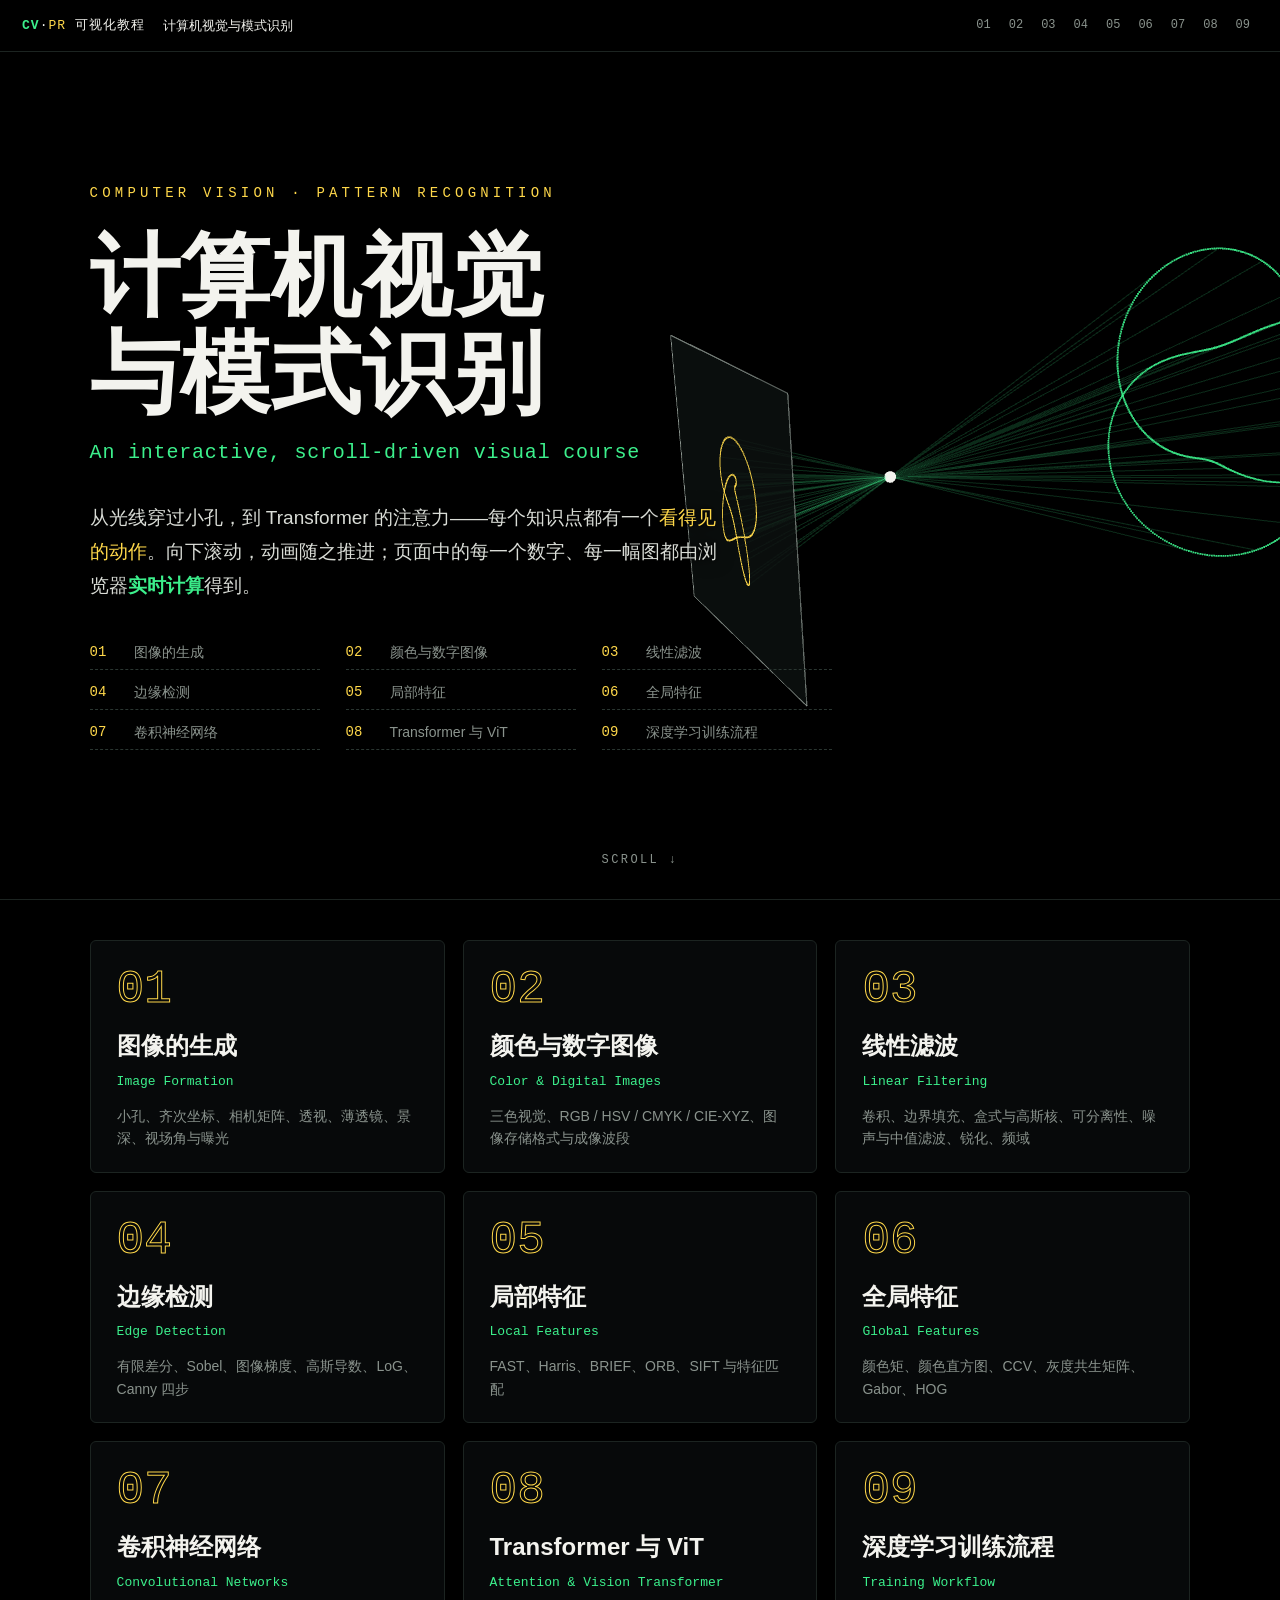
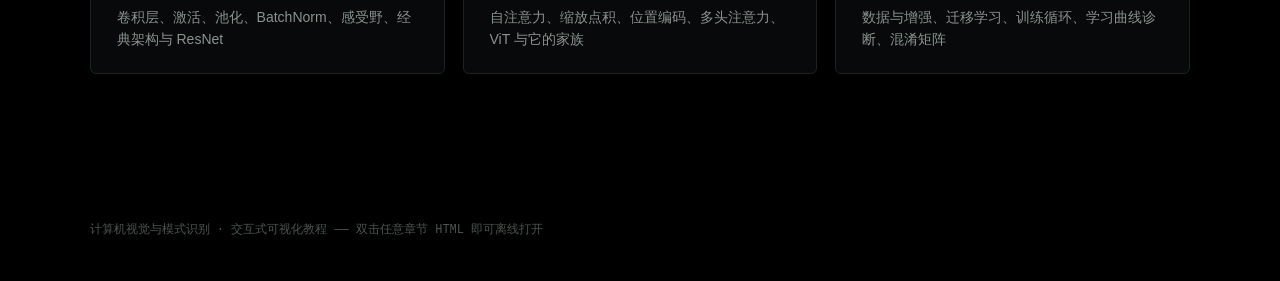
<file: index.html>
<!doctype html>
<html lang="zh-CN"><head><meta charset="utf-8">
<meta name="viewport" content="width=device-width,initial-scale=1">
<title>首页 · 计算机视觉与模式识别 · 可视化教程</title>
<link rel="stylesheet" href="assets/site.css">
</head><body>
<div id="app"></div>
<noscript>本网站需要启用 JavaScript。</noscript>
<script src="assets/index.js"></script>
</body></html>
</file>
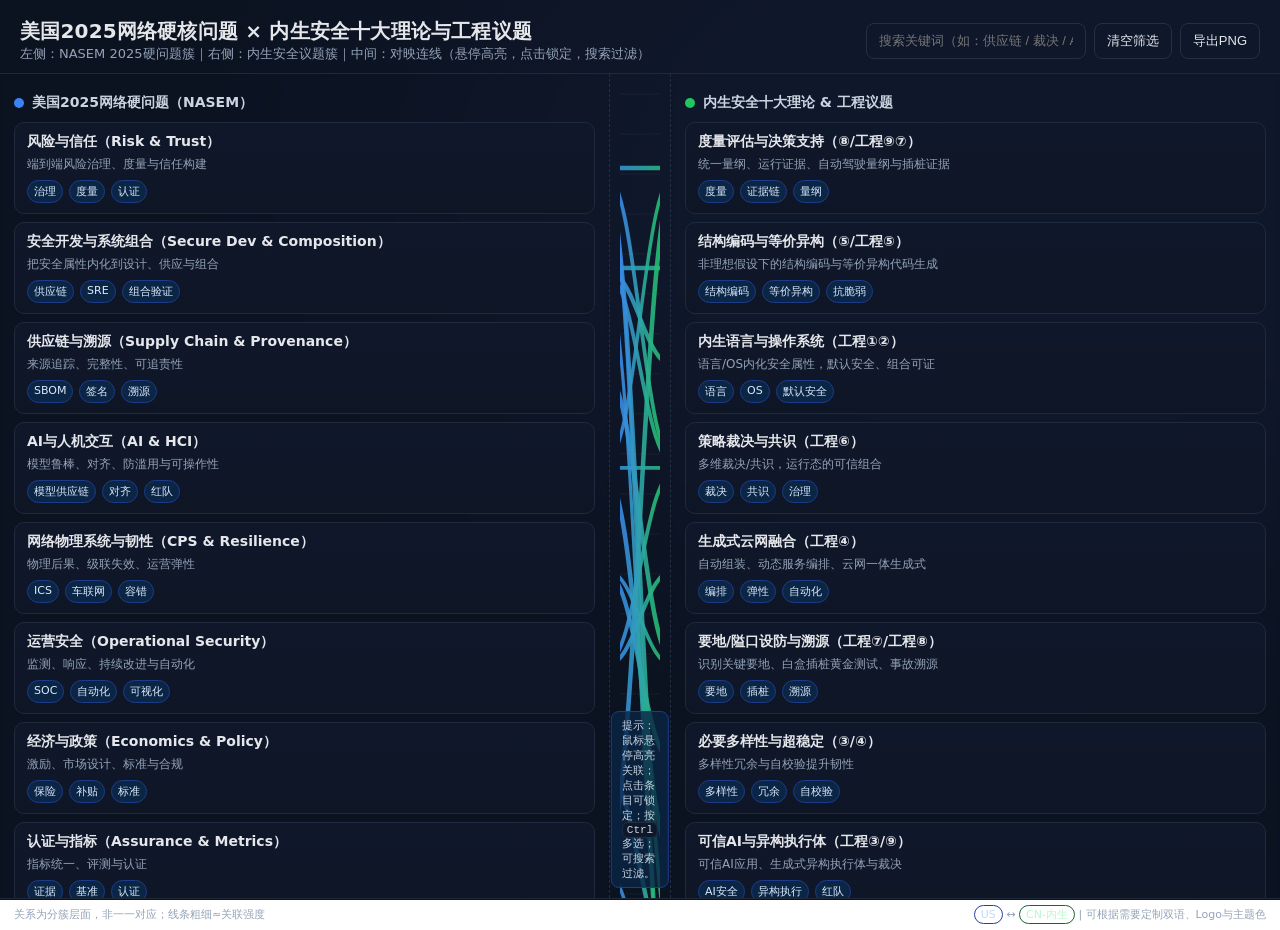
<file: legacy/index.html>
<!DOCTYPE html>
<html lang="zh-CN">
<head>
  <meta charset="utf-8" />
  <meta name="viewport" content="width=device-width, initial-scale=1" />
  <title>美国2025网络硬核问题 × 内生安全十大议题 — 左右对映交互图</title>
  <style>
    :root{
      --bg:#0b1220;
      --panel:#0f172a;
      --card:#111827;
      --muted:#94a3b8;
      --line:#334155;
      --us:#3b82f6;
      --cn:#22c55e;
      --accent:#eab308;
      --text:#e5e7eb;
      --text-weak:#cbd5e1;
      --hover:#1f2937;
      --chip:#0b2545;
    }
    *{box-sizing:border-box}
    html,body{height:100%}
    body{
      margin:0;
      font-family: Inter, system-ui, -apple-system, Segoe UI, Roboto, "Helvetica Neue", Arial;
      background: radial-gradient(1200px 800px at 80% 20%, #0f172a 30%, #0b1220 70%) fixed;
      color:var(--text);
    }
    .wrap{
      display:flex; flex-direction:column; height:100%;
    }
    header{
      padding:18px 20px 10px;
      border-bottom:1px solid #1f2937;
      display:flex; align-items:center; gap:16px; flex-wrap:wrap;
    }
    .title{font-weight:700; font-size:20px; letter-spacing:0.2px;}
    .subtitle{color:var(--muted); font-size:13px}
    .toolbar{
      margin-left:auto; display:flex; gap:8px; flex-wrap:wrap;
    }
    .btn, .input{
      background:#0f172a; color:var(--text); border:1px solid #243042;
      border-radius:8px; padding:8px 12px; font-size:13px;
    }
    .btn:hover{background:#142036}
    .input{min-width:220px}
    .layout{
      display:grid; grid-template-columns: 1fr 40px 1fr; gap:10px;
      height:calc(100% - 76px);
    }
    .panel{
      padding:14px; overflow:auto; backdrop-filter: blur(2px);
    }
    .panel.left{ border-right:1px dashed #243042;}
    .panel.right{ border-left:1px dashed #243042;}
    .panel h2{
      margin:6px 0 10px; font-size:14px; font-weight:700; color:var(--text-weak);
      display:flex; align-items:center; gap:8px;
    }
    .legend{
      display:flex; gap:10px; align-items:center; flex-wrap:wrap; margin-bottom:8px;
    }
    .dot{width:10px;height:10px;border-radius:50%;}
    .dot.us{background:var(--us)}
    .dot.cn{background:var(--cn)}
    .list{
      display:grid; gap:8px;
    }
    .item{
      background:linear-gradient(180deg, #0f172a 0%, #0e1626 100%);
      border:1px solid #1f2a3d; border-radius:10px; padding:10px 12px;
      cursor:pointer; position:relative;
      transition:transform .12s ease, box-shadow .12s ease, border-color .12s ease;
    }
    .item:hover{ transform: translateY(-1px); border-color:#2a3f58; box-shadow:0 6px 16px rgba(0,0,0,0.25);}
    .item.locked{ border-color:var(--accent); box-shadow:0 0 0 1px var(--accent) inset;}
    .item h3{ margin:0 0 6px; font-size:14px; line-height:1.2;}
    .item p{ margin:0; color:var(--muted); font-size:12px; line-height:1.35;}
    .chips{ margin-top:8px; display:flex; gap:6px; flex-wrap:wrap;}
    .chip{
      font-size:11px; color:#dbeafe; background:#0b2545; border:1px solid #1e3a8a;
      padding:3px 6px; border-radius:999px;
    }
    .center{
      display:flex; align-items:center; justify-content:center;
      position:relative;
    }
    /* Canvas container */
    #canvasBox{
      width:100%; height:100%; position:relative;
    }
    canvas{ width:100%; height:100%; display:block; }
    .hint{
      position:absolute; bottom:10px; left:50%; transform:translateX(-50%);
      background:#0b2545cc; color:#cbd5e1; font-size:11px; padding:6px 10px; border-radius:8px;
      border:1px solid #1e3a8a;
    }
    .tooltip{
      position:fixed; pointer-events:none; background:#0b2545; color:#e5e7eb;
      border:1px solid #1e3a8a; border-radius:8px; padding:8px 10px; font-size:12px;
      max-width:320px; z-index:20; display:none;
    }
    .pill{ padding:2px 6px; border-radius:999px; font-size:11px; border:1px solid #22344e; color:#cbd5e1;}
    .pill.us{ border-color:#1e40af; color:#bfdbfe}
    .pill.cn{ border-color:#166534; color:#bbf7d0}
    .footer{
      padding:8px 14px; color:#94a3b8; font-size:11px; border-top:1px solid #1f2937;
      display:flex; justify-content:space-between; align-items:center;
    }
    .kbd{ font-family: ui-monospace, SFMono-Regular, Menlo, Consolas, monospace;
      background:#0f172a; border:1px solid #243042; padding:1px 4px; border-radius:6px; font-size:11px; color:#cbd5e1;}
    @media (max-width: 1100px){
      .layout{ grid-template-columns: 1fr; }
      .panel.left, .panel.right{ border:none }
      .center{ height:320px; }
    }
  </style>
</head>
<body>
  <div class="wrap">
    <header>
      <div>
        <div class="title">美国2025网络硬核问题 × 内生安全十大理论与工程议题</div>
        <div class="subtitle">左侧：NASEM 2025硬问题簇｜右侧：内生安全议题簇｜中间：对映连线（悬停高亮，点击锁定，搜索过滤）</div>
      </div>
      <div class="toolbar">
        <input id="search" class="input" placeholder="搜索关键词（如：供应链 / 裁决 / AI / 溯源）" />
        <button id="clear" class="btn">清空筛选</button>
        <button id="export" class="btn">导出PNG</button>
      </div>
    </header>

    <div class="layout">
      <aside class="panel left">
        <h2><span class="dot us"></span> 美国2025网络硬问题（NASEM）</h2>
        <div id="leftList" class="list"></div>
      </aside>

      <section class="center">
        <div id="canvasBox">
          <canvas id="lines"></canvas>
          <div class="hint">提示：鼠标悬停高亮关联；点击条目可锁定；按 <span class="kbd">Ctrl</span> 多选；可搜索过滤。</div>
        </div>
      </section>

      <aside class="panel right">
        <h2><span class="dot cn"></span> 内生安全十大理论 & 工程议题</h2>
        <div id="rightList" class="list"></div>
      </aside>
    </div>

    <div class="footer">
      <div>关系为分簇层面，非一一对应；线条粗细≈关联强度</div>
      <div><span class="pill us">US</span> ↔ <span class="pill cn">CN-内生</span> | 可根据需要定制双语、Logo与主题色</div>
    </div>
  </div>

  <div id="tooltip" class="tooltip"></div>

  <script>
    // 数据定义：左侧美国NASEM 2025硬问题簇
    const LEFT = [
      { id:'A', name:'风险与信任（Risk & Trust）', desc:'端到端风险治理、度量与信任构建', chips:['治理','度量','认证'] },
      { id:'B', name:'安全开发与系统组合（Secure Dev & Composition）', desc:'把安全属性内化到设计、供应与组合', chips:['供应链','SRE','组合验证'] },
      { id:'C', name:'供应链与溯源（Supply Chain & Provenance）', desc:'来源追踪、完整性、可追责性', chips:['SBOM','签名','溯源'] },
      { id:'D', name:'AI与人机交互（AI & HCI）', desc:'模型鲁棒、对齐、防滥用与可操作性', chips:['模型供应链','对齐','红队'] },
      { id:'E', name:'网络物理系统与韧性（CPS & Resilience）', desc:'物理后果、级联失效、运营弹性', chips:['ICS','车联网','容错'] },
      { id:'F', name:'运营安全（Operational Security）', desc:'监测、响应、持续改进与自动化', chips:['SOC','自动化','可视化'] },
      { id:'G', name:'经济与政策（Economics & Policy）', desc:'激励、市场设计、标准与合规', chips:['保险','补贴','标准'] },
      { id:'H', name:'认证与指标（Assurance & Metrics）', desc:'指标统一、评测与认证', chips:['证据','基准','认证'] },
    ];

    // 右侧：内生安全十大理论&工程（合并为簇）
    const RIGHT = [
      { id:'R1', name:'度量评估与决策支持（⑧/工程⑨⑦）', desc:'统一量纲、运行证据、自动驾驶量纲与插桩证据', chips:['度量','证据链','量纲'] },
      { id:'R2', name:'结构编码与等价异构（⑤/工程⑤）', desc:'非理想假设下的结构编码与等价异构代码生成', chips:['结构编码','等价异构','抗脆弱'] },
      { id:'R3', name:'内生语言与操作系统（工程①②）', desc:'语言/OS内化安全属性，默认安全、组合可证', chips:['语言','OS','默认安全'] },
      { id:'R4', name:'策略裁决与共识（工程⑥）', desc:'多维裁决/共识，运行态的可信组合', chips:['裁决','共识','治理'] },
      { id:'R5', name:'生成式云网融合（工程④）', desc:'自动组装、动态服务编排、云网一体生成式', chips:['编排','弹性','自动化'] },
      { id:'R6', name:'要地/隘口设防与溯源（工程⑦/工程⑧）', desc:'识别关键要地、白盒插桩黄金测试、事故溯源', chips:['要地','插桩','溯源'] },
      { id:'R7', name:'必要多样性与超稳定（③/④）', desc:'多样性冗余与自校验提升韧性', chips:['多样性','冗余','自校验'] },
      { id:'R8', name:'可信AI与异构执行体（工程③/⑨）', desc:'可信AI应用、生成式异构执行体与裁决', chips:['AI安全','异构执行','红队'] },
      { id:'R9', name:'网络经济学与生态扩散（⑩/工程⑩）', desc:'成本-效益度量、激励与教学工具链', chips:['经济','激励','实践'] },
      { id:'R10', name:'信息论与完美安全边界（①④⑤）', desc:'相对完备、电磁空间完美安全、界与可达性', chips:['界','可达性','信息论'] },
    ];

    // 对映关系：left.id -> right.id 列表与强度（0.3~1）
    const LINKS = [
      { l:'A', r:'R1', w:0.9, note:'风险度量与证据主线' },
      { l:'A', r:'R4', w:0.6, note:'治理中的裁决/共识机制' },
      { l:'A', r:'R9', w:0.55, note:'经济激励与政策耦合' },

      { l:'B', r:'R2', w:0.8, note:'结构编码与等价异构保障组合' },
      { l:'B', r:'R3', w:0.75, note:'语言/OS默认安全' },
      { l:'B', r:'R4', w:0.6, note:'运行态裁决' },

      { l:'C', r:'R6', w:0.85, note:'要地/插桩/溯源提供证据链' },
      

      { l:'D', r:'R8', w:0.85, note:'可信AI与异构执行体' },
      { l:'D', r:'R4', w:0.55, note:'AI系统裁决与人因' },
      { l:'D', r:'R1', w:0.5, note:'AI指标与评测' },

      { l:'E', r:'R7', w:0.75, note:'多样性/冗余/超稳定' },
      { l:'E', r:'R6', w:0.55, note:'要地/隘口在CPS' },
      

      { l:'F', r:'R5', w:0.7, note:'运营自动化与云网融合' },
      { l:'F', r:'R4', w:0.6, note:'运行裁决与策略' },
      

      { l:'G', r:'R9', w:0.8, note:'经济激励与生态扩散' },
      

      { l:'H', r:'R1', w:0.85, note:'认证与指标对齐' },
      { l:'H', r:'R10', w:0.5, note:'理论边界支撑认证' },

      // 额外跨域联系（可选）
      { l:'A', r:'R10', w:0.45, note:'风险边界与可达性' },
      { l:'B', r:'R10', w:0.4, note:'设计边界与证明' },
    ];

    // 渲染列表项
    const leftList = document.getElementById('leftList');
    const rightList = document.getElementById('rightList');
    const tooltip = document.getElementById('tooltip');
    const searchInput = document.getElementById('search');
    const clearBtn = document.getElementById('clear');
    const exportBtn = document.getElementById('export');
    const canvas = document.getElementById('lines');
    const ctx = canvas.getContext('2d');
    const box = document.getElementById('canvasBox');

    let lElems = new Map(), rElems = new Map();
    let locked = new Set(); // 锁定节点ID（可多选）
    let filterText = '';

    function makeItem(data, side){
      const div = document.createElement('div');
      div.className = 'item';
      div.dataset.id = data.id;
      div.dataset.side = side;
      div.innerHTML = `
        <h3>${data.name}</h3>
        <p>${data.desc}</p>
        <div class="chips">${data.chips.map(c=>`<span class="chip">${c}</span>`).join('')}</div>
      `;
      // 悬停
      div.addEventListener('mouseenter', ()=>{ if(!locked.size){ highlight([data.id]); } showTipFor(data, side); });
      div.addEventListener('mouseleave', ()=>{ if(!locked.size){ highlight([]); } hideTip(); });

      // 点击锁定/多选
      div.addEventListener('click', (e)=>{
        const multi = e.ctrlKey || e.metaKey || e.shiftKey;
        if(!multi) locked.clear();
        if(locked.has(data.id)){ locked.delete(data.id); div.classList.remove('locked'); }
        else { locked.add(data.id); div.classList.add('locked'); }
        highlight([...locked]);
      });
      return div;
    }

    function renderLists(){
      leftList.innerHTML = '';
      rightList.innerHTML = '';
      lElems.clear(); rElems.clear();
      const ft = filterText.trim().toLowerCase();

      const match = (obj)=> {
        if(!ft) return true;
        const t = (obj.name + ' ' + obj.desc + ' ' + obj.chips.join(' ')).toLowerCase();
        return t.includes(ft);
      };

      LEFT.filter(match).forEach(d=>{
        const el = makeItem(d,'L'); leftList.appendChild(el); lElems.set(d.id, el);
      });
      RIGHT.filter(match).forEach(d=>{
        const el = makeItem(d,'R'); rightList.appendChild(el); rElems.set(d.id, el);
      });
      resizeCanvas();
      drawLinks();
    }

    function getRect(el){
      const r = el.getBoundingClientRect();
      return { x:r.left + r.width, y:r.top + r.height/2, left:r.left, right:r.right, width:r.width, height:r.height, midY:r.top + r.height/2 };
    }

    function resizeCanvas(){
      const rect = box.getBoundingClientRect();
      const dpr = window.devicePixelRatio || 1;
      canvas.width = Math.floor(rect.width * dpr);
      canvas.height = Math.floor(rect.height * dpr);
      canvas.style.width = rect.width + 'px';
      canvas.style.height = rect.height + 'px';
      ctx.setTransform(dpr,0,0,dpr,0,0);
    }

    function getAnchors(){
      // 计算每个可见item在画布内的锚点坐标
      const b = box.getBoundingClientRect();
      const anchorsL = [], anchorsR = [];
      lElems.forEach((el,id)=>{
        const r = el.getBoundingClientRect();
        anchorsL.push({ id, x: r.right - b.left + 6, y: r.top - b.top + r.height/2 });
      });
      rElems.forEach((el,id)=>{
        const r = el.getBoundingClientRect();
        anchorsR.push({ id, x: r.left - b.left - 6, y: r.top - b.top + r.height/2 });
      });
      return { anchorsL, anchorsR };
    }

    function drawLinks(highlightIds = []){
      const { anchorsL, anchorsR } = getAnchors();
      const mapL = Object.fromEntries(anchorsL.map(a=>[a.id,a]));
      const mapR = Object.fromEntries(anchorsR.map(a=>[a.id,a]));
      ctx.clearRect(0,0,canvas.width,canvas.height);

      // 背景网格（轻）
      const h = canvas.height, w = canvas.width;
      ctx.save();
      ctx.globalAlpha = 0.08;
      ctx.strokeStyle = '#94a3b8';
      ctx.lineWidth = 1;
      for(let y=20;y<h;y+=40){ ctx.beginPath(); ctx.moveTo(0,y); ctx.lineTo(w,y); ctx.stroke(); }
      ctx.restore();

      // 绘制连接
      const isActive = (lId, rId)=>{
        if(!highlightIds.length) return true;
        return highlightIds.includes(lId) || highlightIds.includes(rId);
      };

      LINKS.forEach(link=>{
        const L = mapL[link.l], R = mapR[link.r];
        if(!L || !R) return;
        const active = isActive(link.l, link.r);
        const w = active ? (2 + link.w*3) : 1.2;
        ctx.lineWidth = w;
        ctx.strokeStyle = active ? gradientStroke(L, R) : 'rgba(148,163,184,0.35)';
        ctx.globalAlpha = active ? 0.95 : 0.5;

        const midX = (L.x + R.x)/2;
        ctx.beginPath();
        ctx.moveTo(L.x, L.y);
        ctx.bezierCurveTo(midX, L.y, midX, R.y, R.x, R.y);
        ctx.stroke();

        // 小端点
        if(active){
          ctx.fillStyle = '#3b82f6'; ctx.beginPath(); ctx.arc(L.x, L.y, 2.2, 0, Math.PI*2); ctx.fill();
          ctx.fillStyle = '#22c55e'; ctx.beginPath(); ctx.arc(R.x, R.y, 2.2, 0, Math.PI*2); ctx.fill();
        }
      });
    }

    function gradientStroke(L, R){
      const g = ctx.createLinearGradient(L.x, L.y, R.x, R.y);
      g.addColorStop(0, 'rgba(59,130,246,0.95)'); // US
      g.addColorStop(1, 'rgba(34,197,94,0.95)'); // CN
      return g;
    }

    function highlight(ids){
      drawLinks(ids);
      // 面板项视觉提示
      lElems.forEach((el,id)=> el.style.opacity = (!ids.length || ids.includes(id)) ? '1' : '0.45');
      rElems.forEach((el,id)=> el.style.opacity = (!ids.length || ids.includes(id)) ? '1' : '0.45');
    }

    function showTipFor(data, side){
      const tips = [];
      if(side==='L'){
        LINKS.filter(x=>x.l===data.id).forEach(x=>{
          const r = RIGHT.find(r=>r.id===x.r);
          if(r) tips.push(`→ ${r.name}（强度：${x.w.toFixed(2)}）｜${x.note}`);
        });
      }else{
        LINKS.filter(x=>x.r===data.id).forEach(x=>{
          const l = LEFT.find(l=>l.id===x.l);
          if(l) tips.push(`← ${l.name}（强度：${x.w.toFixed(2)}）｜${x.note}`);
        });
      }
      tooltip.innerHTML = `
        <div style="margin-bottom:4px;font-weight:700">${side==='L'?'NASEM':'内生安全'}：${data.name}</div>
        <div style="margin-bottom:6px;color:#cbd5e1">${data.desc}</div>
        <div>${tips.length?tips.join('<br>'):'暂无可见映射（可能被过滤）'}</div>
      `;
      tooltip.style.display='block';
    }
    function hideTip(){ tooltip.style.display='none'; }
    document.addEventListener('mousemove', (e)=>{
      tooltip.style.left = (e.clientX + 14) + 'px';
      tooltip.style.top = (e.clientY + 14) + 'px';
    });

    // 搜索与清空
    searchInput.addEventListener('input', ()=>{
      filterText = searchInput.value;
      locked.clear();
      document.querySelectorAll('.item.locked').forEach(el=>el.classList.remove('locked'));
      renderLists();
    });
    clearBtn.addEventListener('click', ()=>{
      searchInput.value=''; filterText=''; locked.clear();
      document.querySelectorAll('.item.locked').forEach(el=>el.classList.remove('locked'));
      renderLists();
    });

    // 导出PNG
    exportBtn.addEventListener('click', ()=>{
      // 将中间画布与两侧面板渲染到离屏canvas
      const scale = 2;
      const w = document.body.clientWidth;
      const h = document.body.clientHeight;
      const out = document.createElement('canvas');
      out.width = w * scale; out.height = h * scale;
      const octx = out.getContext('2d');
      octx.scale(scale, scale);

      // 背景
      octx.fillStyle = getComputedStyle(document.body).backgroundColor || '#0b1220';
      octx.fillRect(0,0,w,h);

      // 简化导出：绘制线条层 + 文本（条目）
      // 1) 线条
      const rect = box.getBoundingClientRect();
      octx.drawImage(canvas, rect.left, rect.top, rect.width, rect.height);

      // 2) 左右文字
      lElems.forEach((el)=>{
        const r = el.getBoundingClientRect();
        drawCard(octx, r.left, r.top, r.width, r.height, el, 'US');
      });
      rElems.forEach((el)=>{
        const r = el.getBoundingClientRect();
        drawCard(octx, r.left, r.top, r.width, r.height, el, 'CN');
      });

      const a = document.createElement('a');
      a.download = 'NASEM-x-InnateSecurity-Mapping.png';
      a.href = out.toDataURL('image/png');
      a.click();
    });

    function drawCard(ctx, x, y, w, h, el, side){
      // 背板
      ctx.fillStyle = 'rgba(15,23,42,0.9)';
      roundRect(ctx, x, y, w, h, 10, true, false);
      ctx.strokeStyle = side==='US' ? 'rgba(59,130,246,0.5)' : 'rgba(34,197,94,0.5)';
      ctx.lineWidth = 1; roundRect(ctx, x, y, w, h, 10, false, true);

      // 文本
      const title = el.querySelector('h3').textContent;
      const desc = el.querySelector('p').textContent;
      ctx.fillStyle = '#e5e7eb'; ctx.font = '700 14px Inter, Arial';
      ctx.fillText(title, x+12, y+20);
      ctx.fillStyle = '#94a3b8'; ctx.font = '12px Inter, Arial';
      wrapText(ctx, desc, x+12, y+38, w-24, 14);
    }
    function roundRect(ctx, x, y, w, h, r, fill, stroke) {
      if (w < 2 * r) r = w / 2;
      if (h < 2 * r) r = h / 2;
      ctx.beginPath();
      ctx.moveTo(x+r, y);
      ctx.arcTo(x+w, y, x+w, y+h, r);
      ctx.arcTo(x+w, y+h, x, y+h, r);
      ctx.arcTo(x, y+h, x, y, r);
      ctx.arcTo(x, y, x+w, y, r);
      if (fill) ctx.fill();
      if (stroke) ctx.stroke();
    }
    function wrapText(ctx, text, x, y, maxWidth, lineHeight) {
      const words = text.split('');
      let line = '';
      for (let n = 0; n < words.length; n++) {
        const testLine = line + words[n];
        const metrics = ctx.measureText(testLine);
        if (metrics.width > maxWidth && n > 0) {
          ctx.fillText(line, x, y);
          line = words[n];
          y += lineHeight;
        } else {
          line = testLine;
        }
      }
      ctx.fillText(line, x, y);
    }

    // 窗口变化时重绘
    window.addEventListener('resize', ()=>{ resizeCanvas(); drawLinks([...locked]); });

    // 初次渲染
    renderLists(); resizeCanvas(); drawLinks();

    // 点击空白处取消锁定
    document.addEventListener('click', (e)=>{
      const isItem = e.target.closest && e.target.closest('.item');
      if(!isItem && !(e.target.closest && e.target.closest('.toolbar'))){
        locked.clear();
        document.querySelectorAll('.item.locked').forEach(el=>el.classList.remove('locked'));
        highlight([]);
      }
    });
  </script>
</body>
</html>
</file>
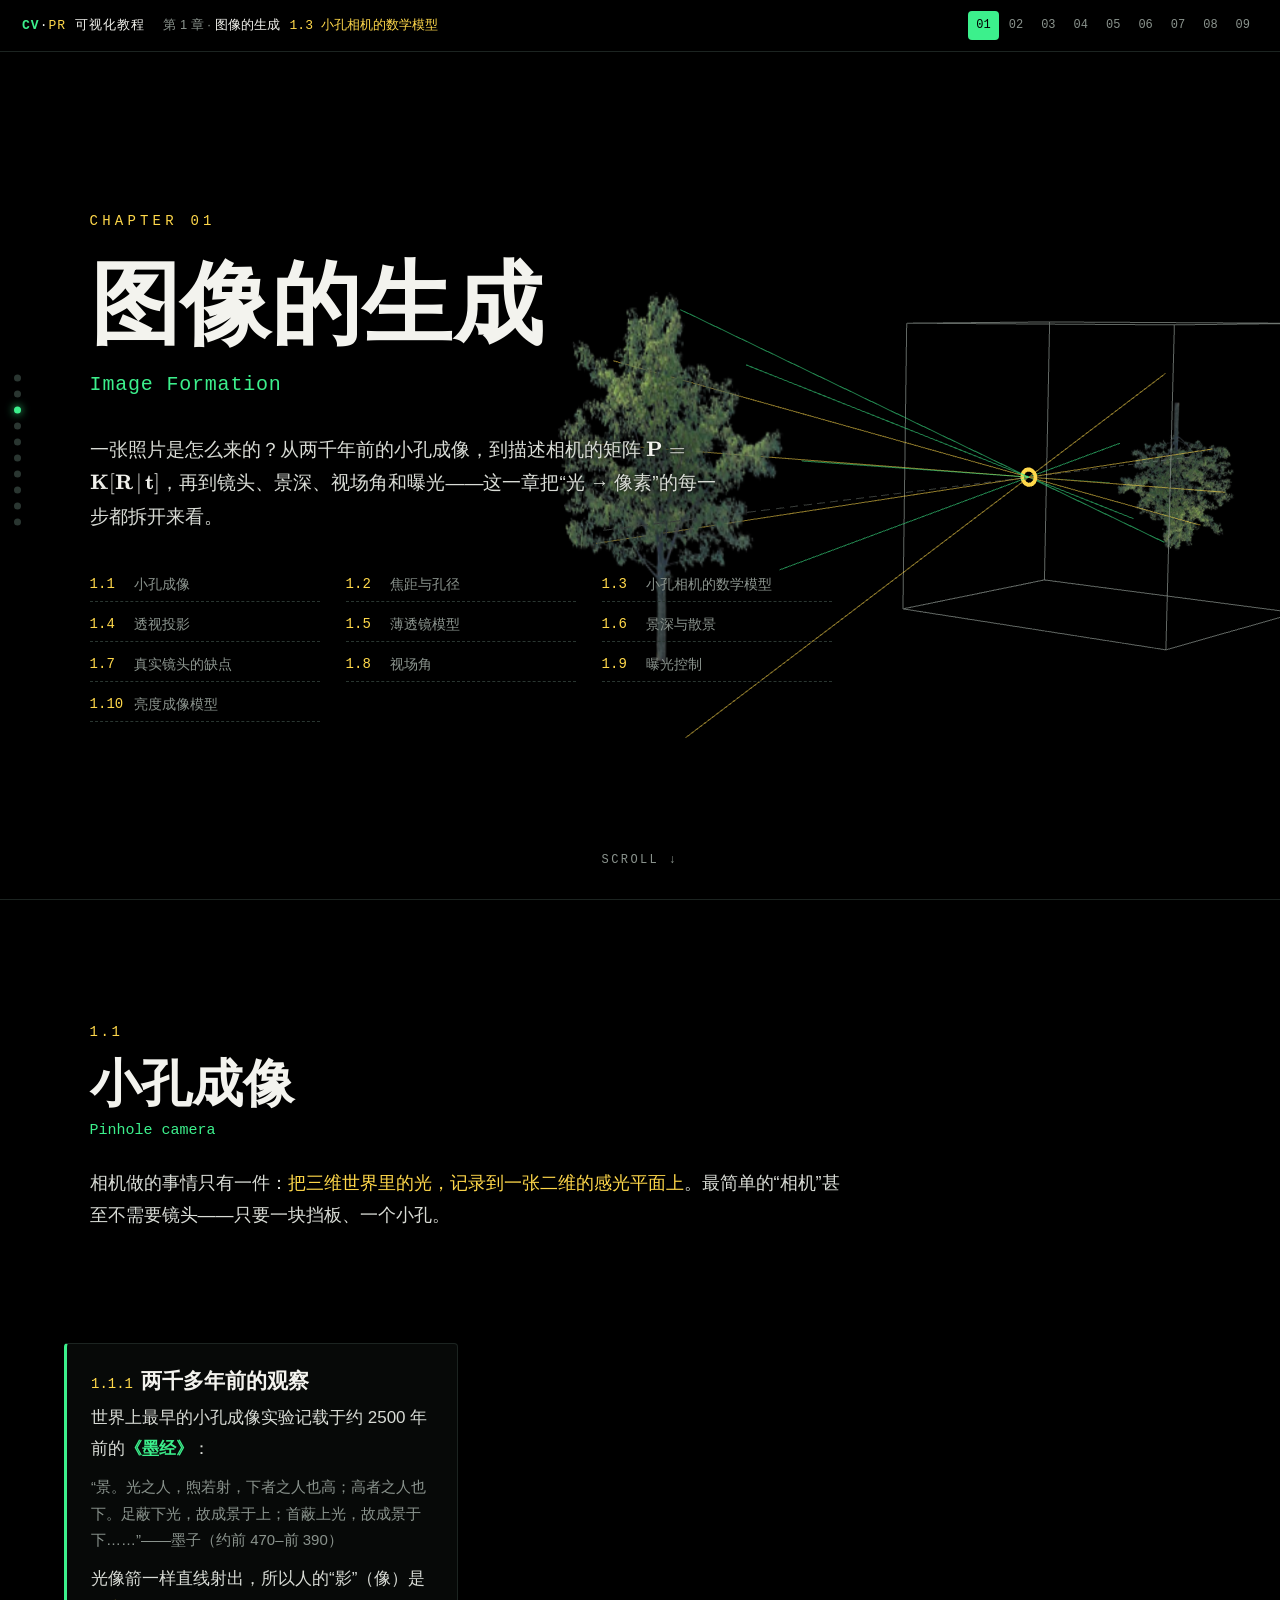
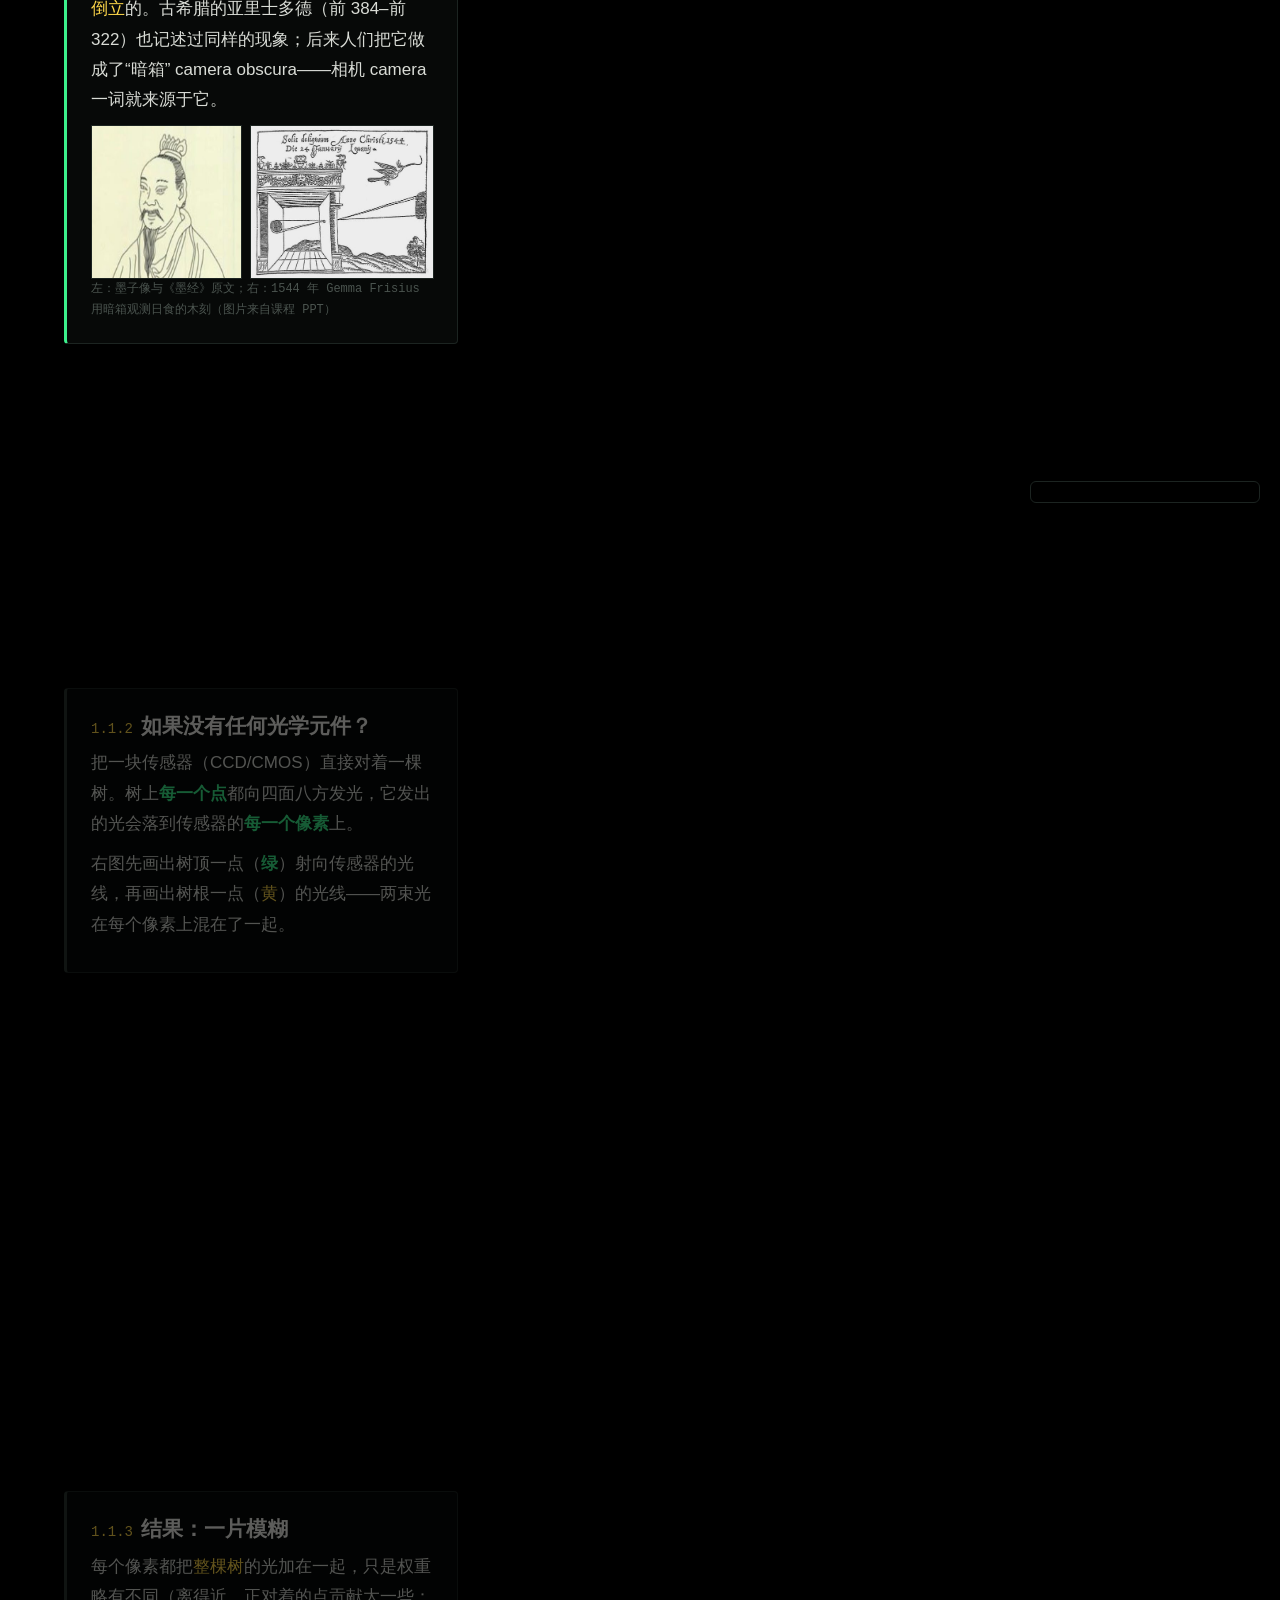
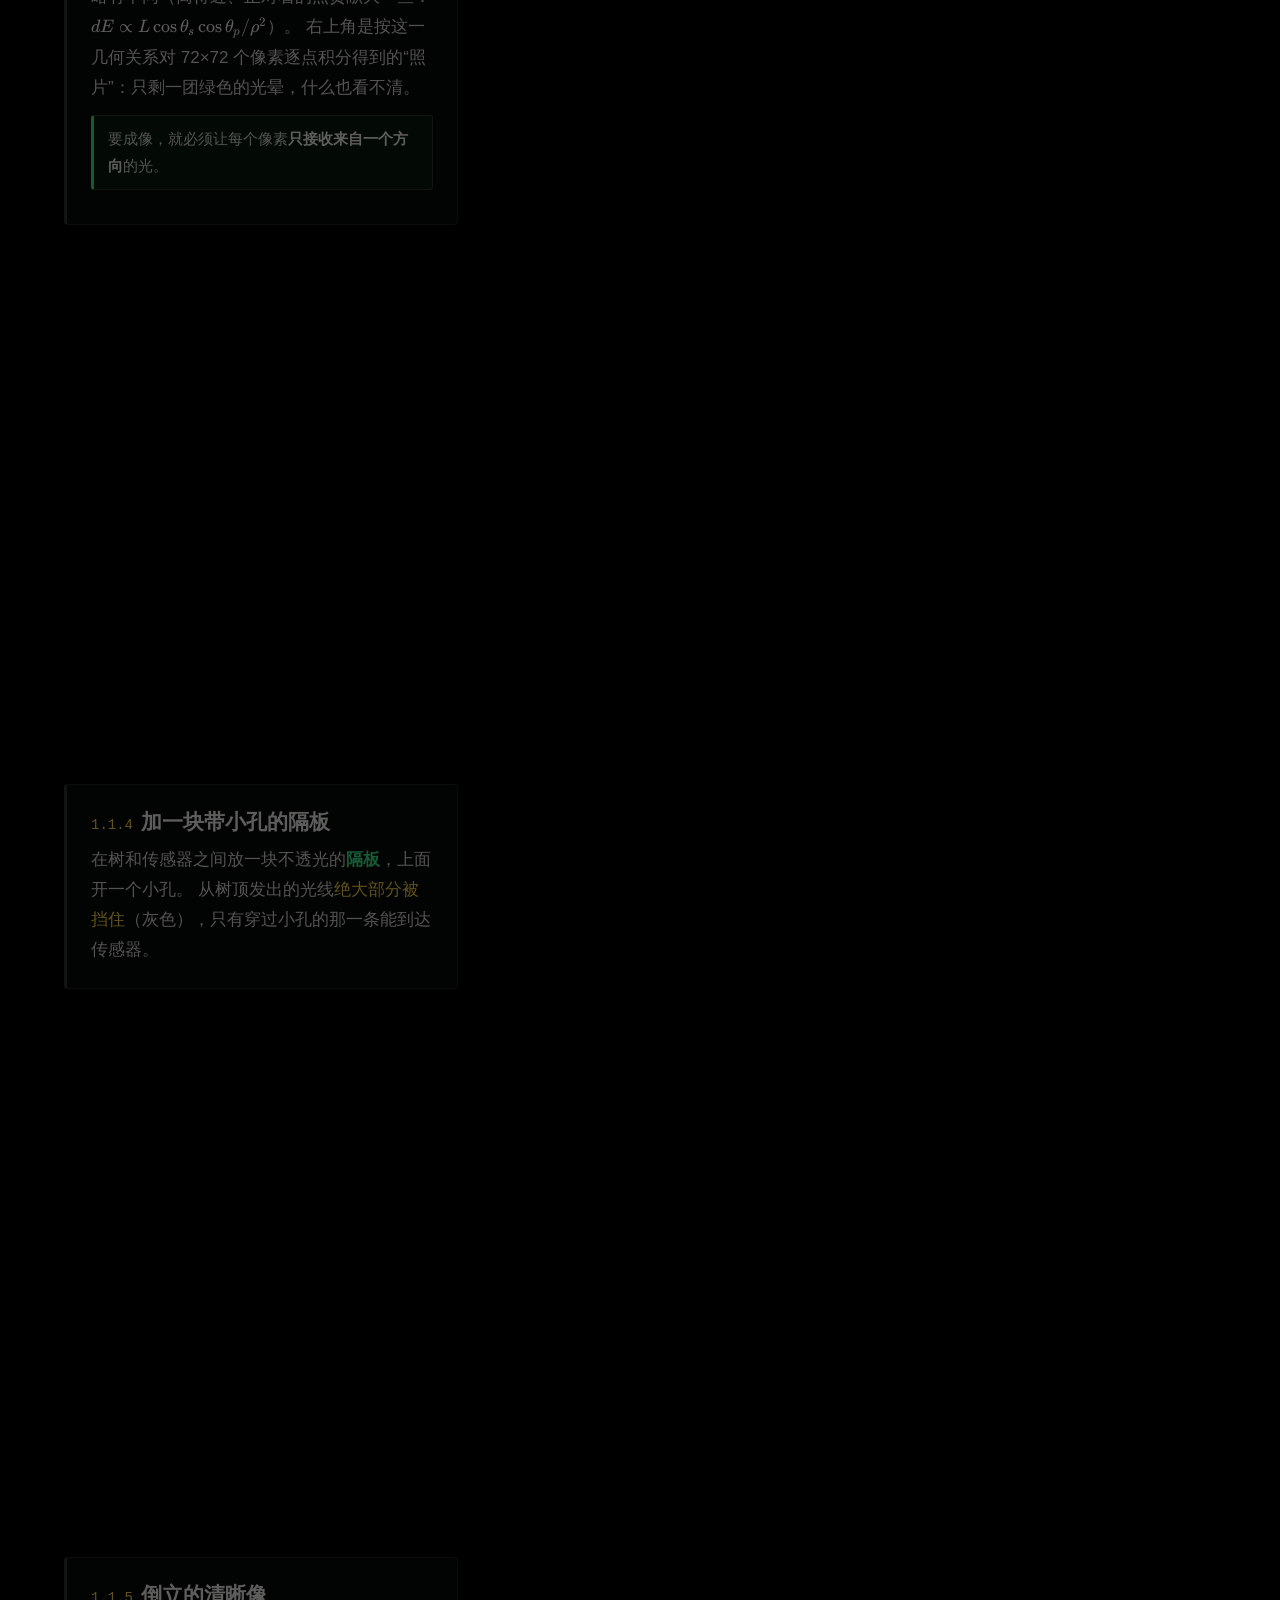
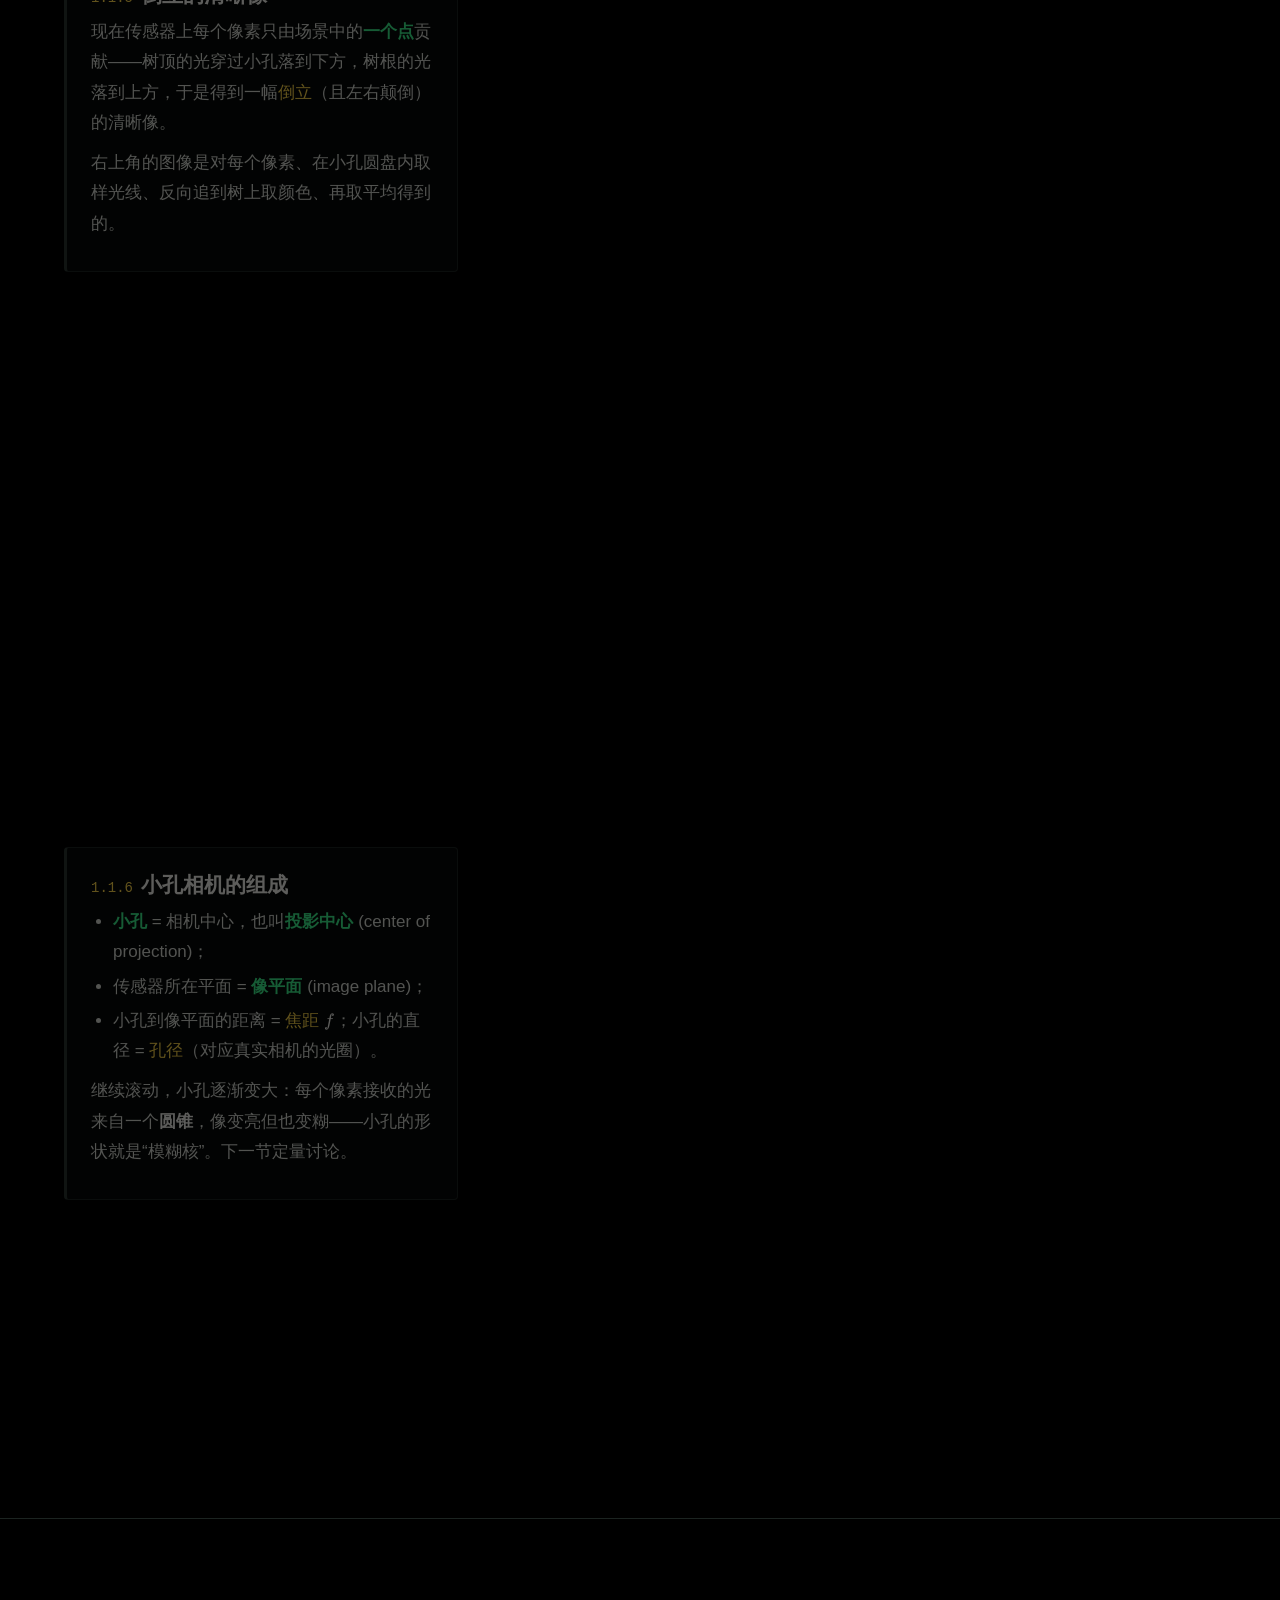
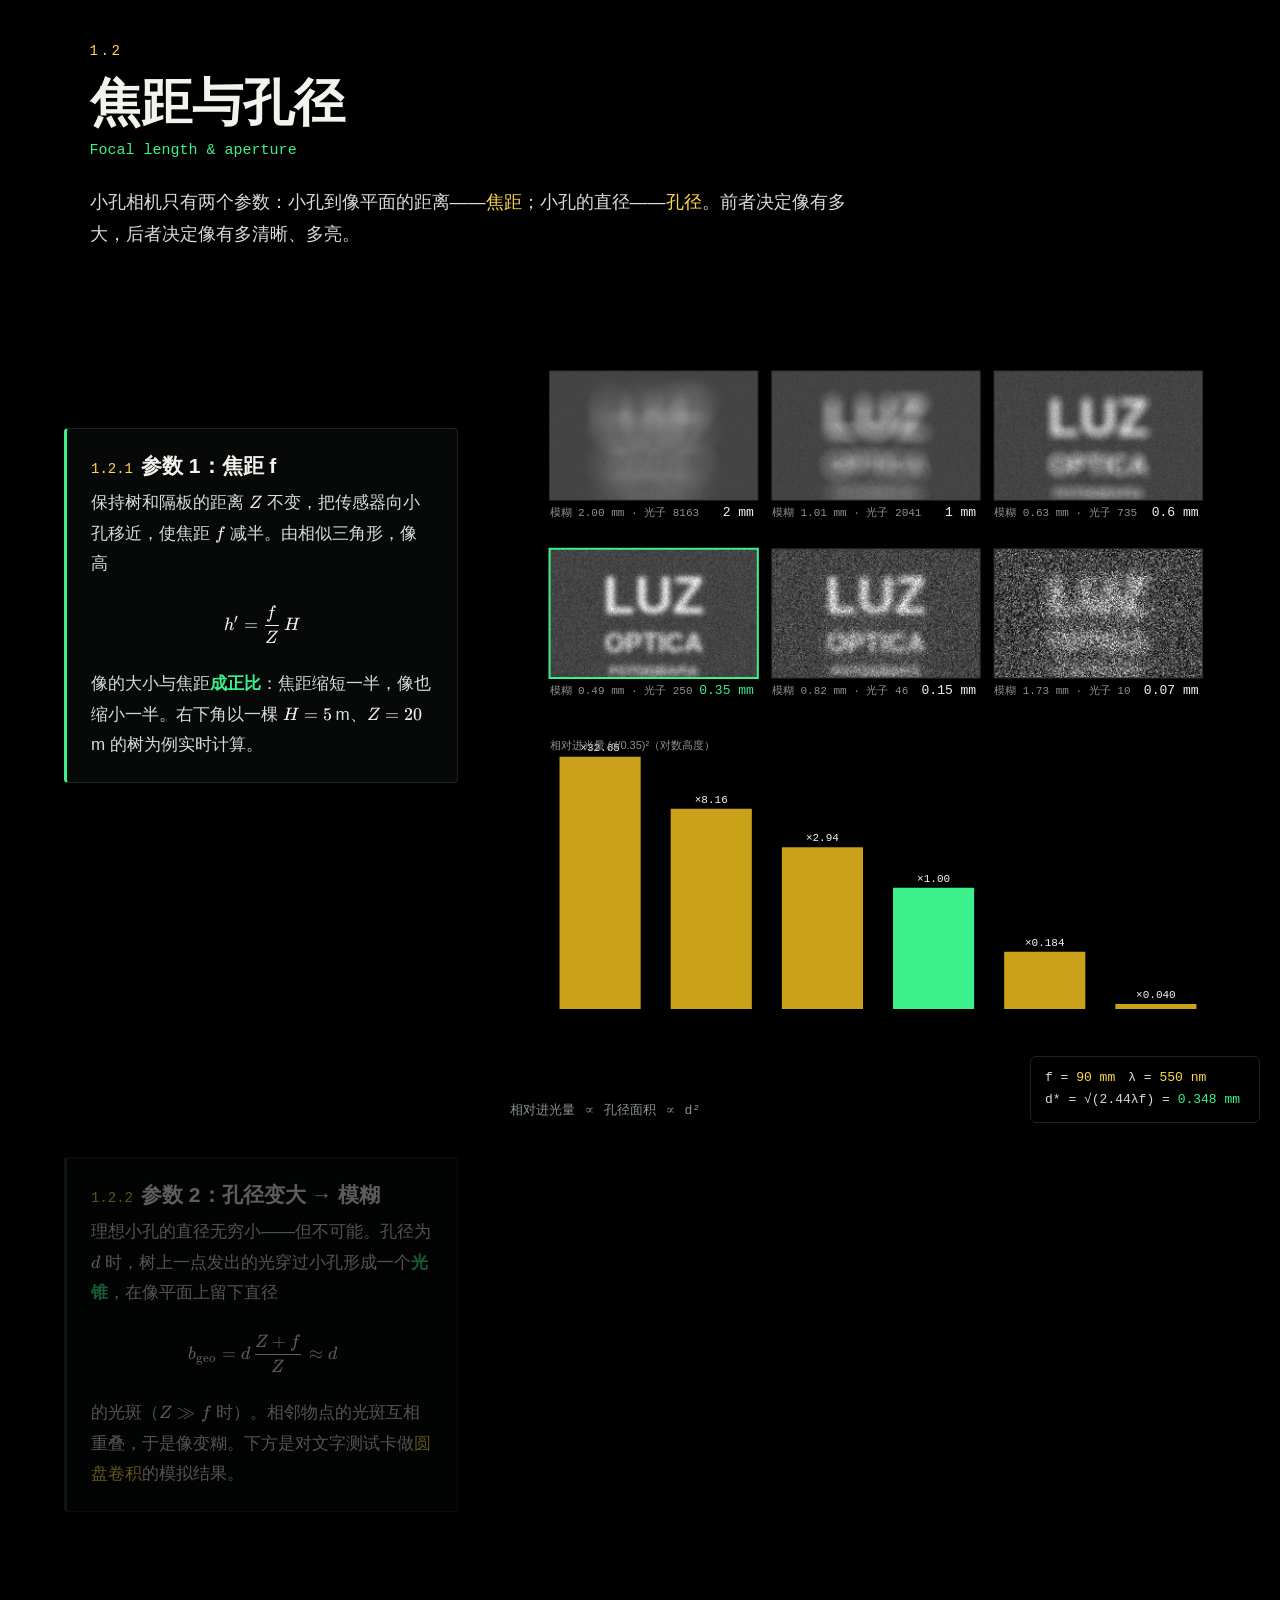
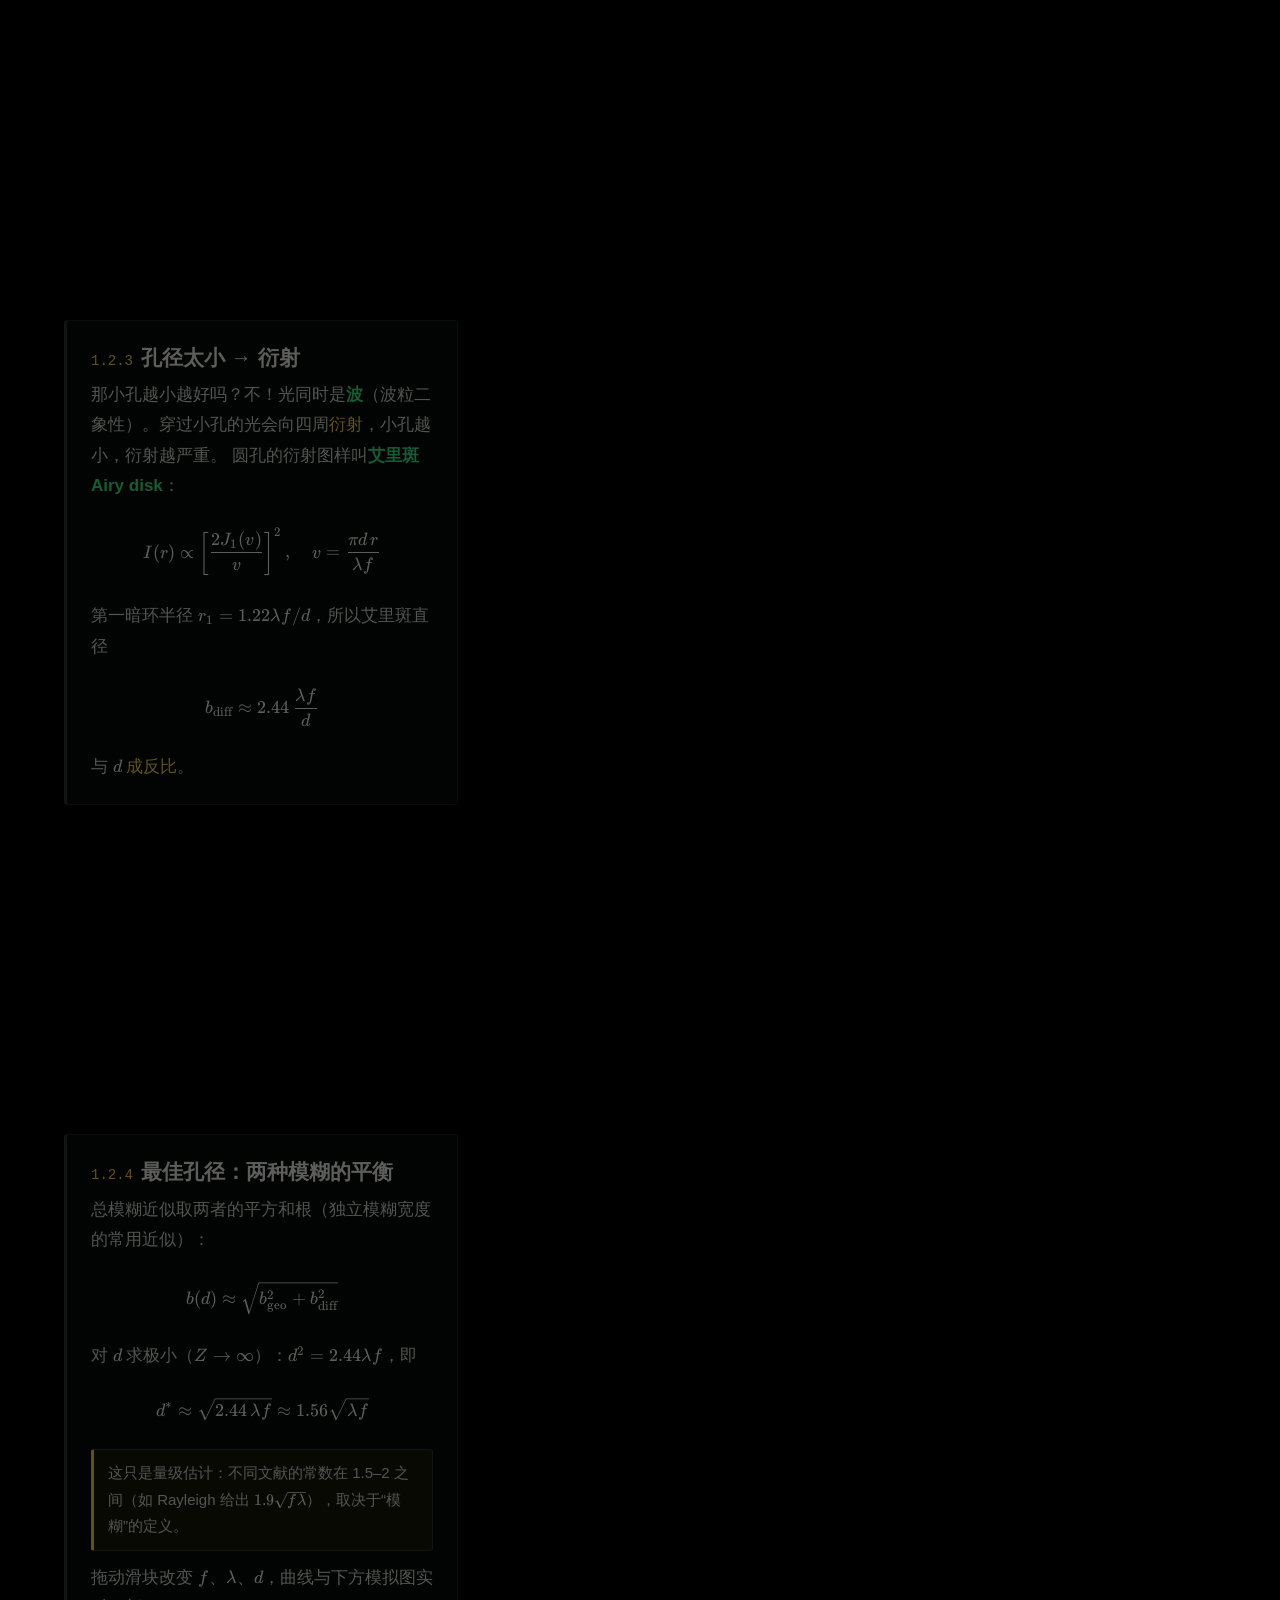
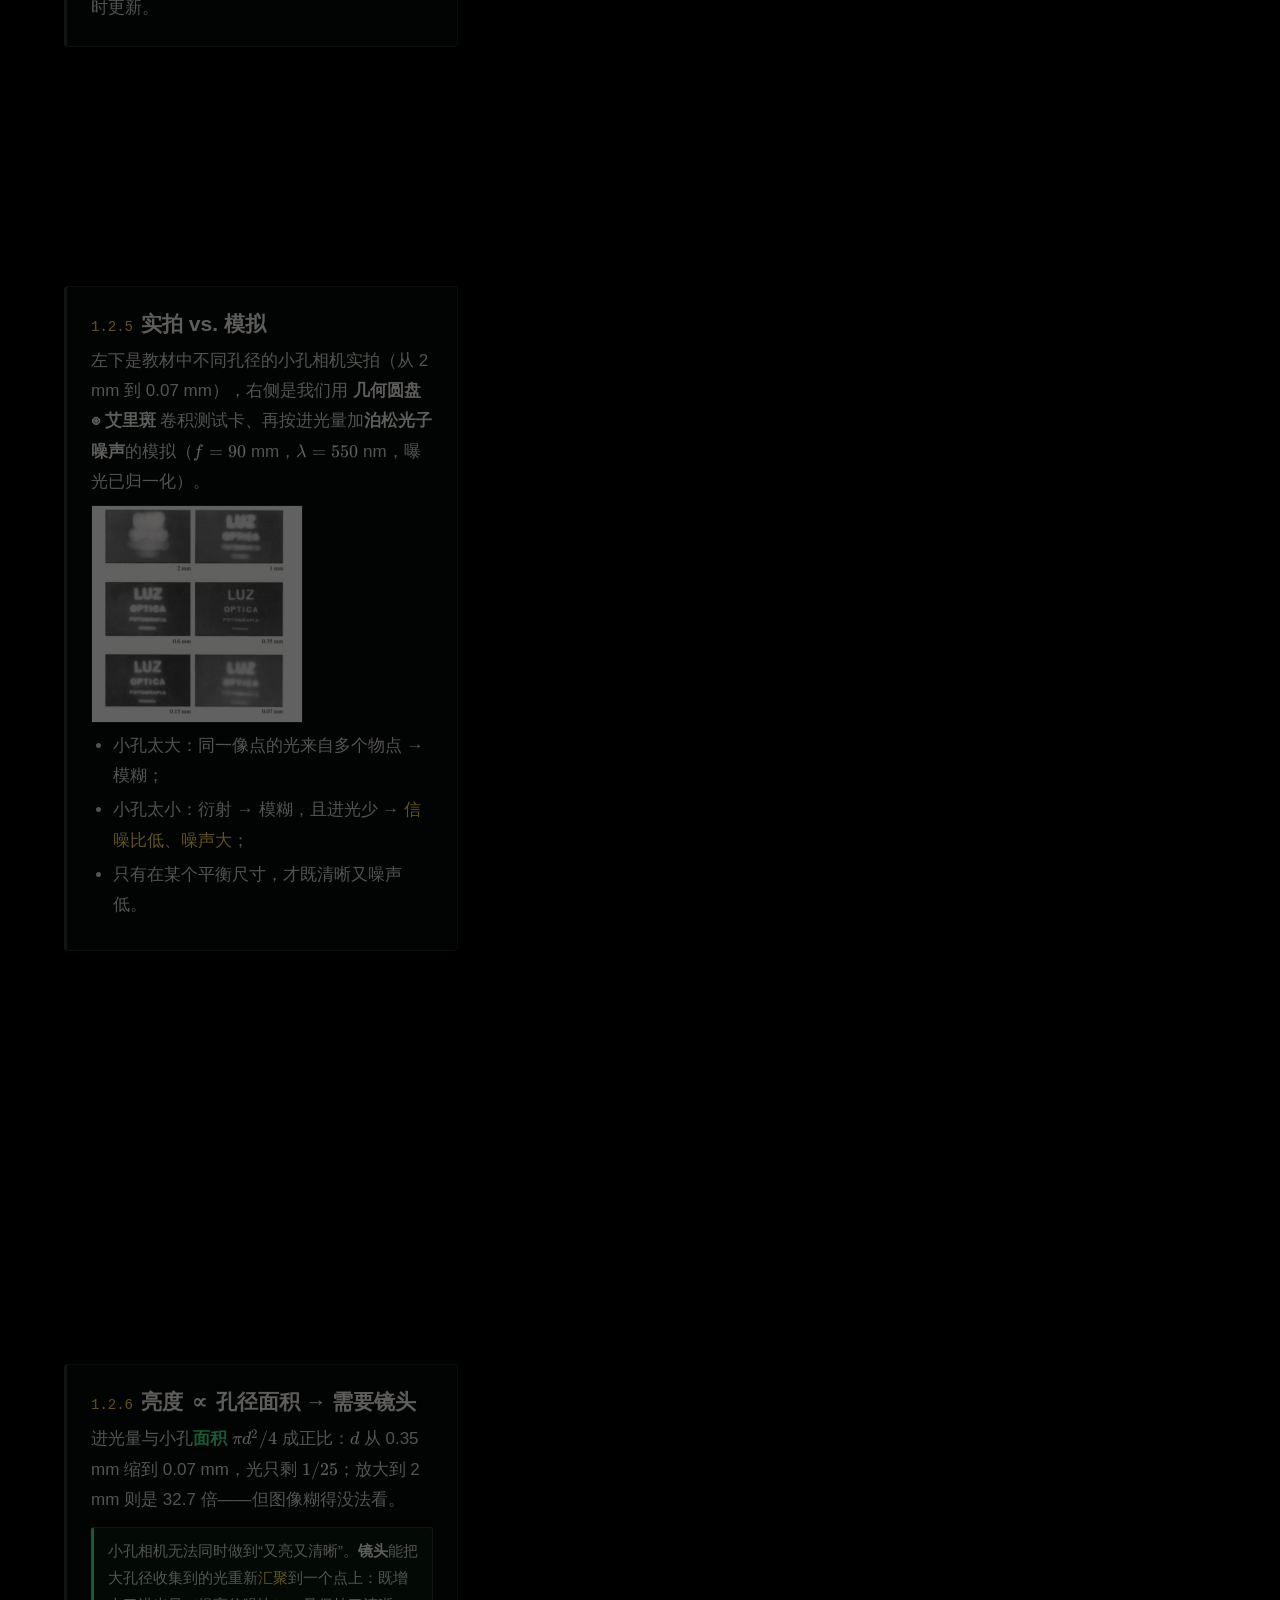
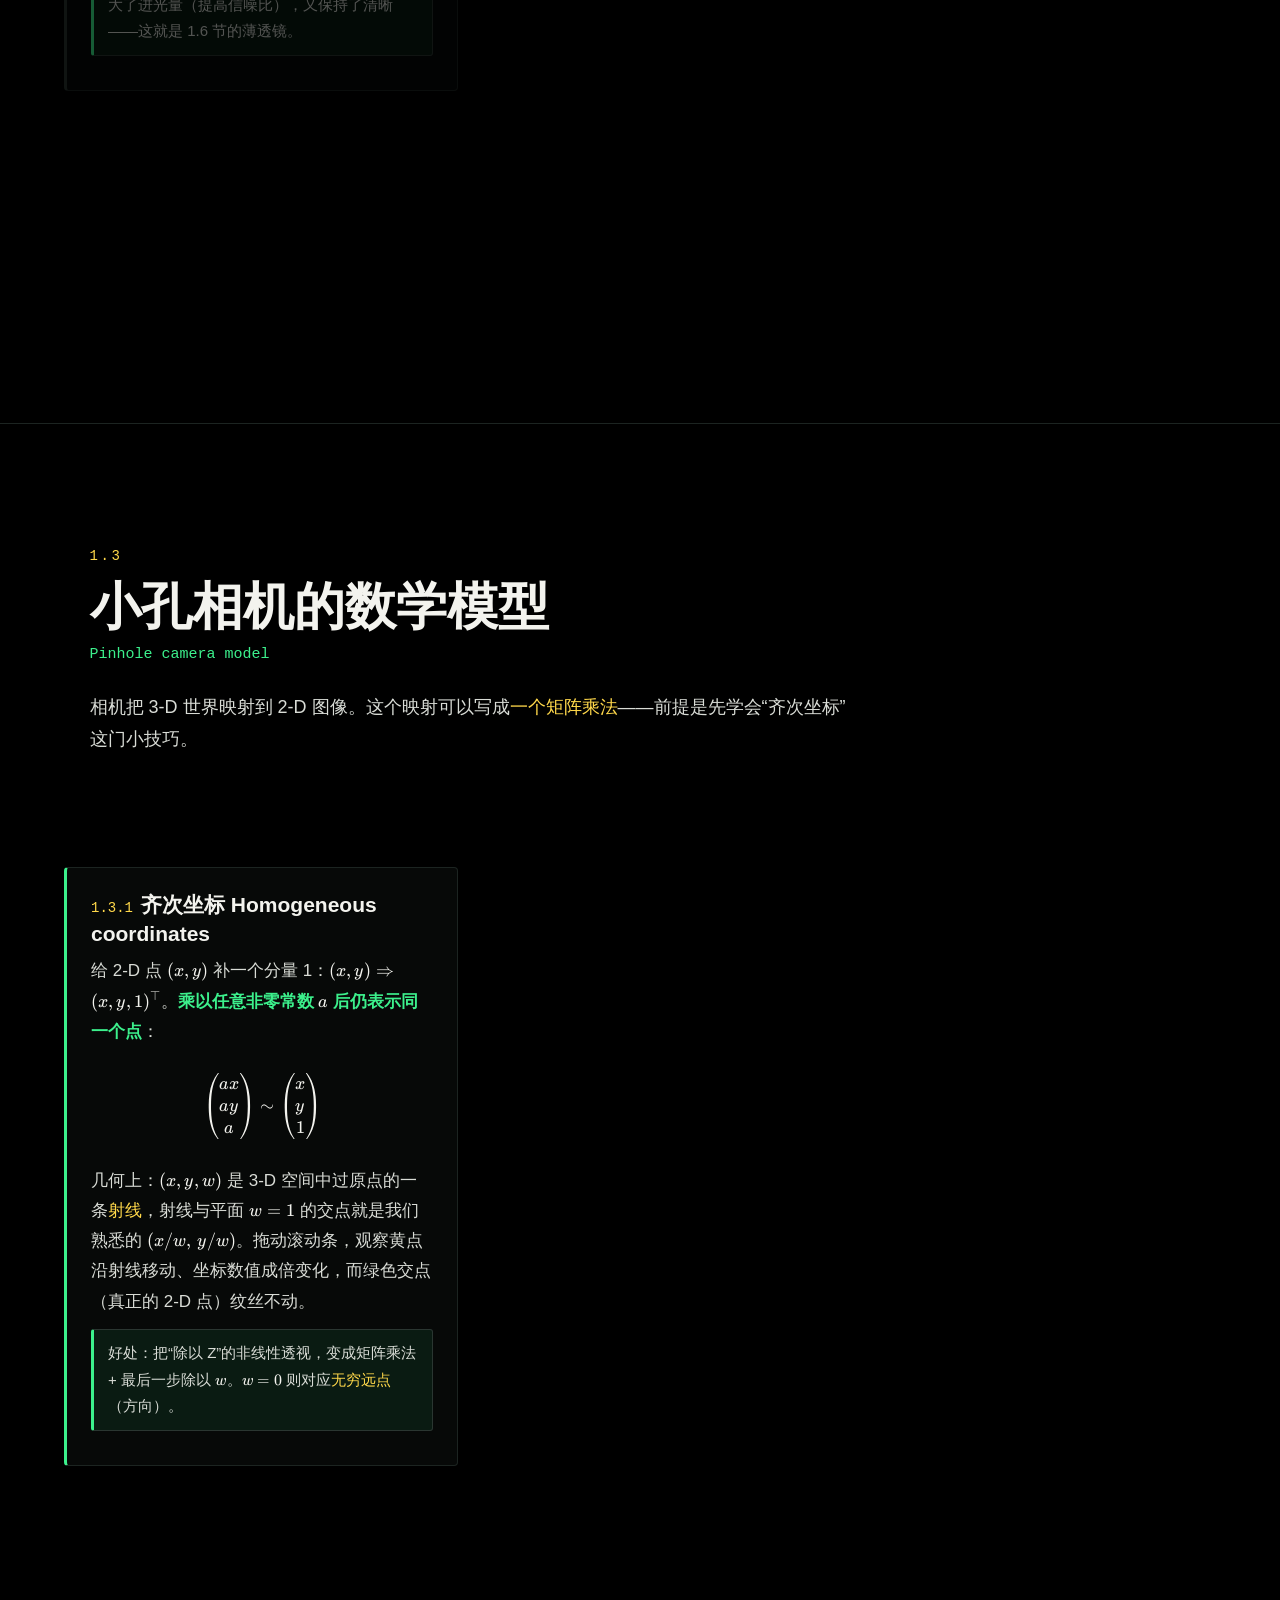
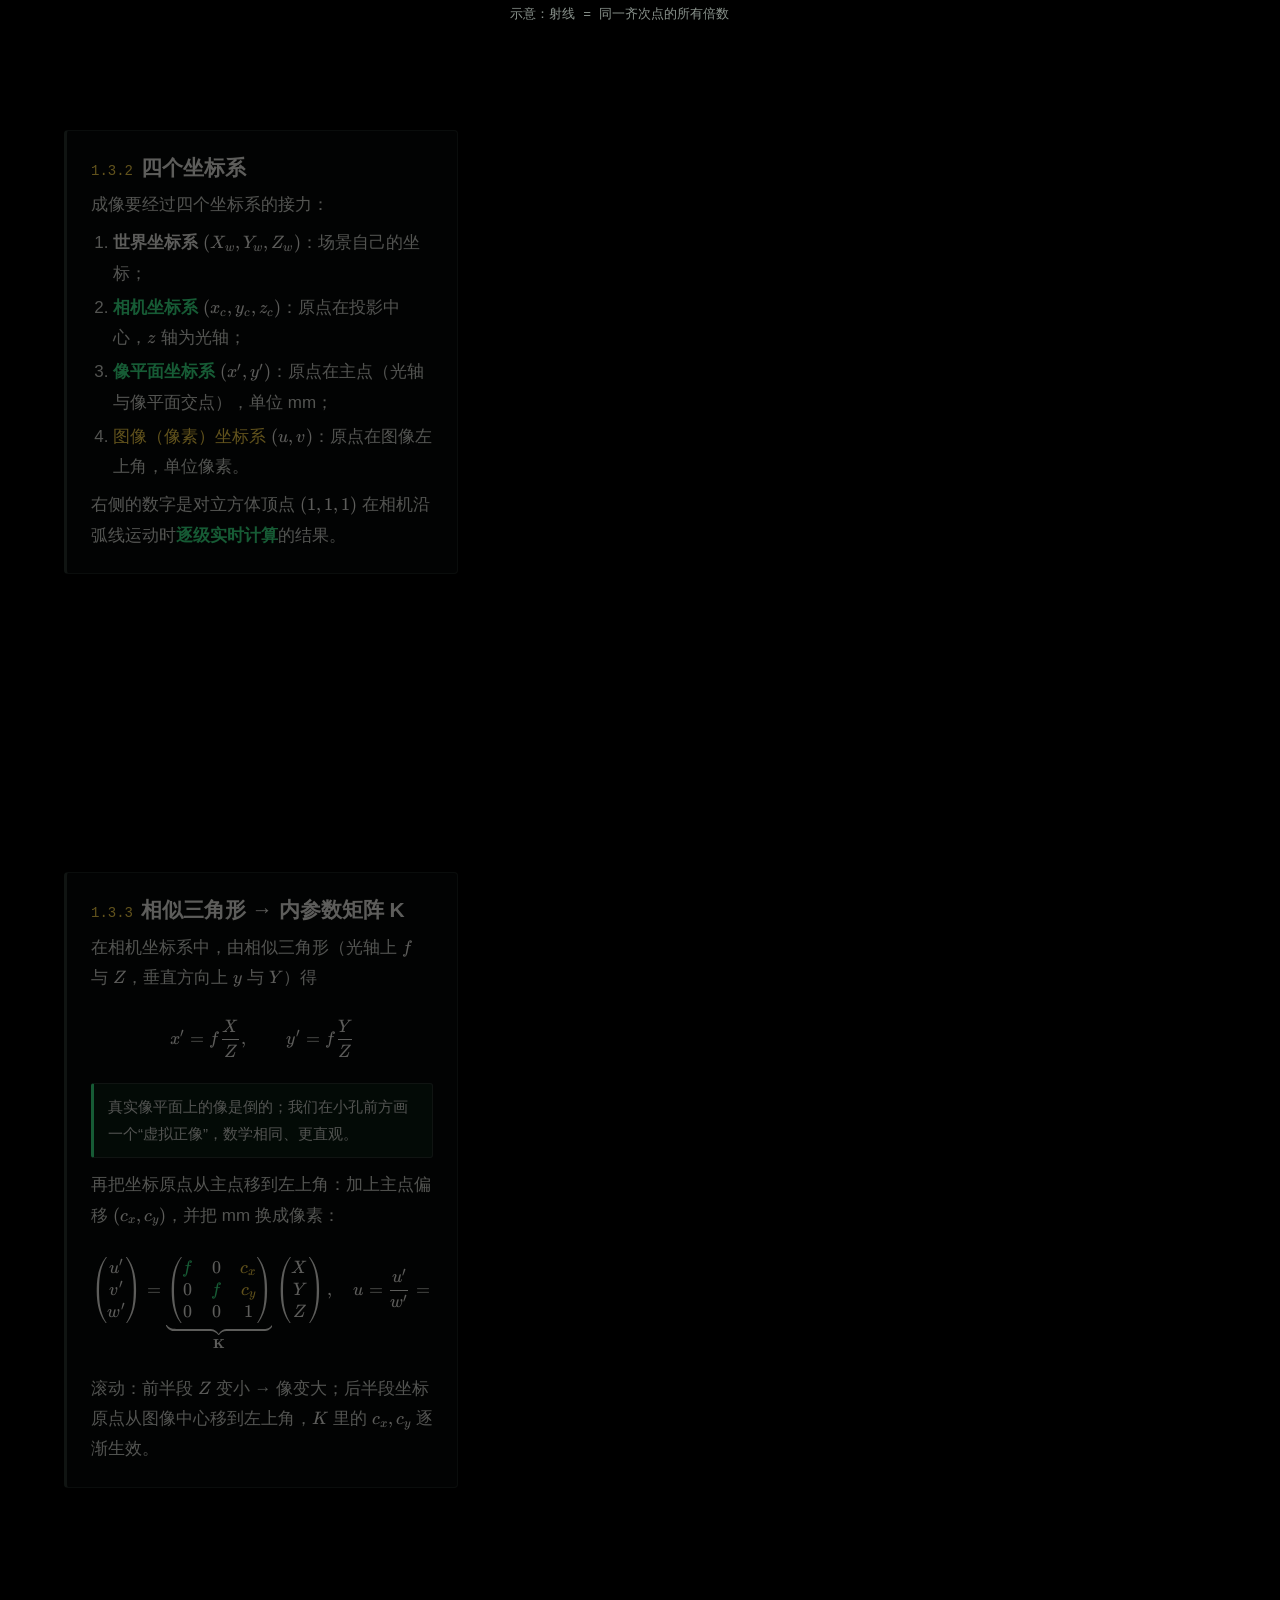
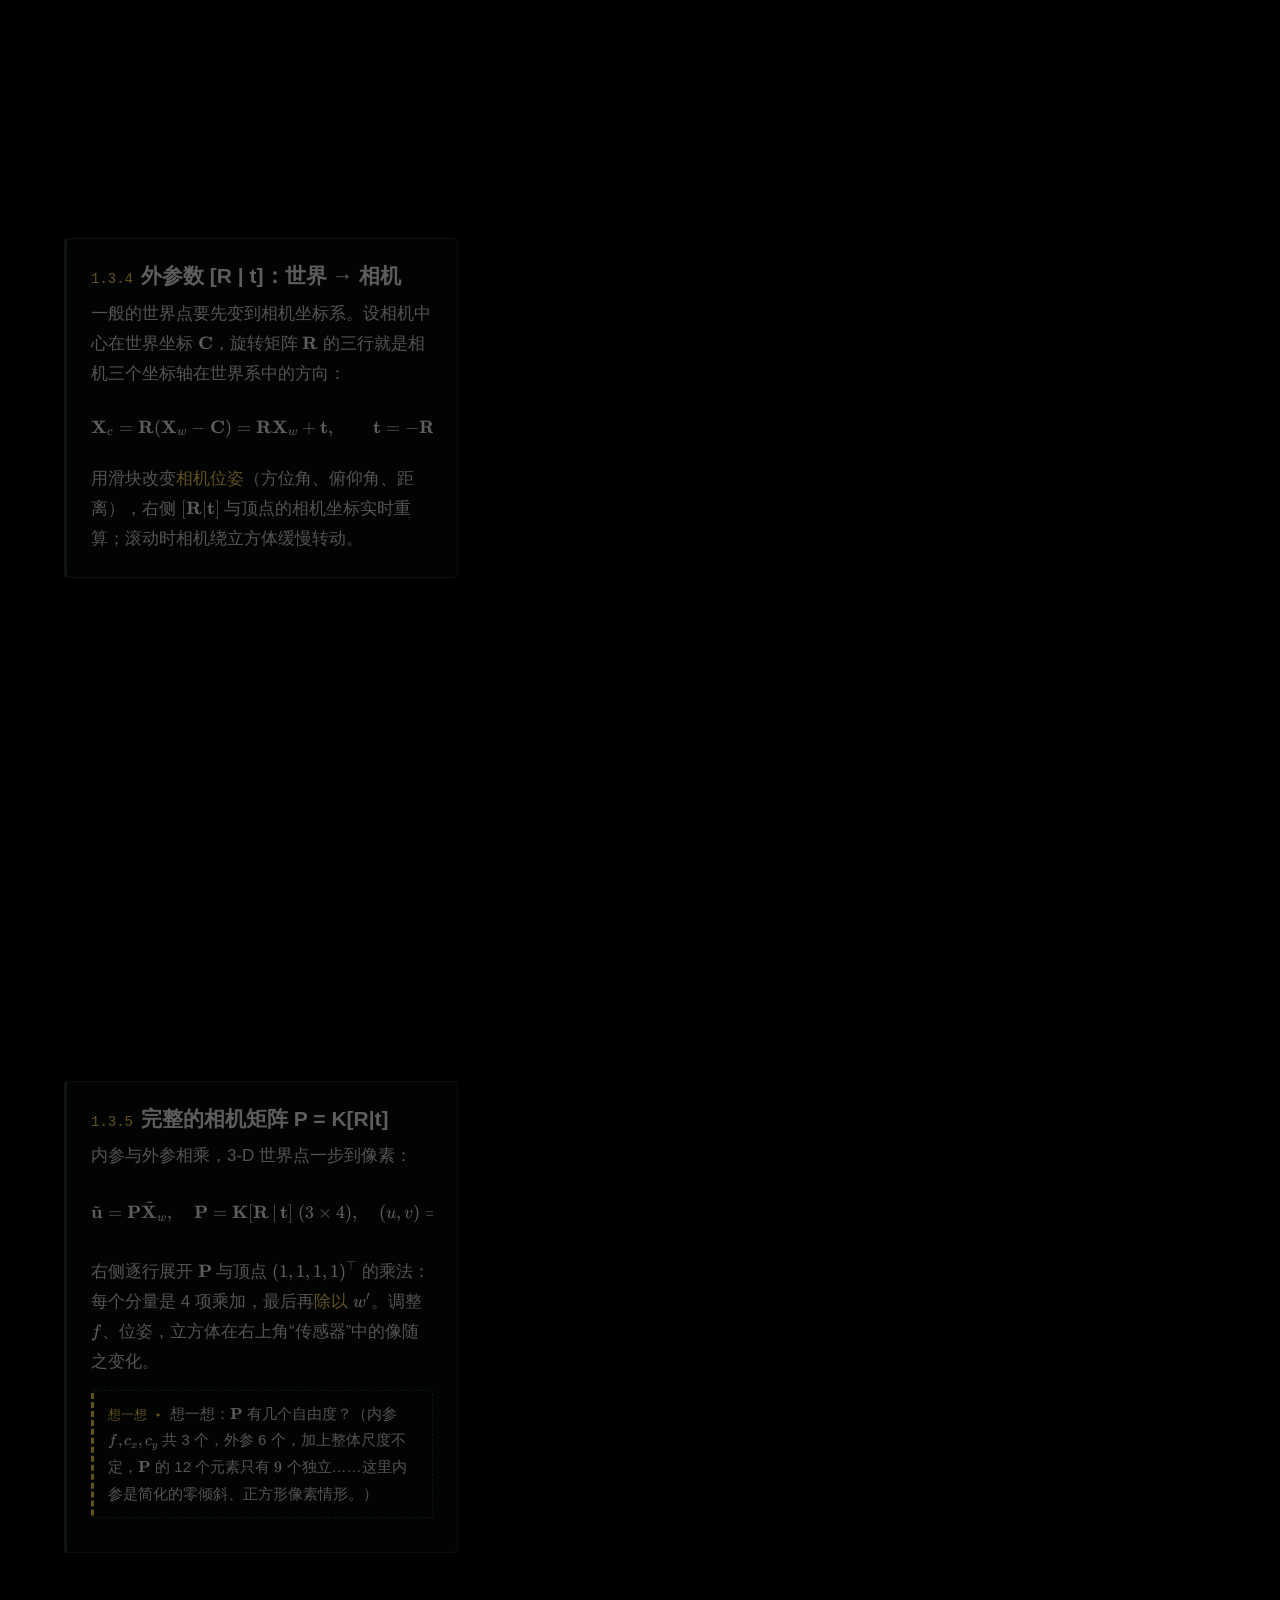
<file: ch1.html>
<!doctype html>
<html lang="zh-CN"><head><meta charset="utf-8">
<meta name="viewport" content="width=device-width,initial-scale=1">
<title>图像的生成 · 计算机视觉与模式识别 · 可视化教程</title>
<link rel="stylesheet" href="assets/site.css">
</head><body>
<div id="app"></div>
<noscript>本网站需要启用 JavaScript。</noscript>
<script src="assets/ch1.js"></script>
</body></html>
</file>
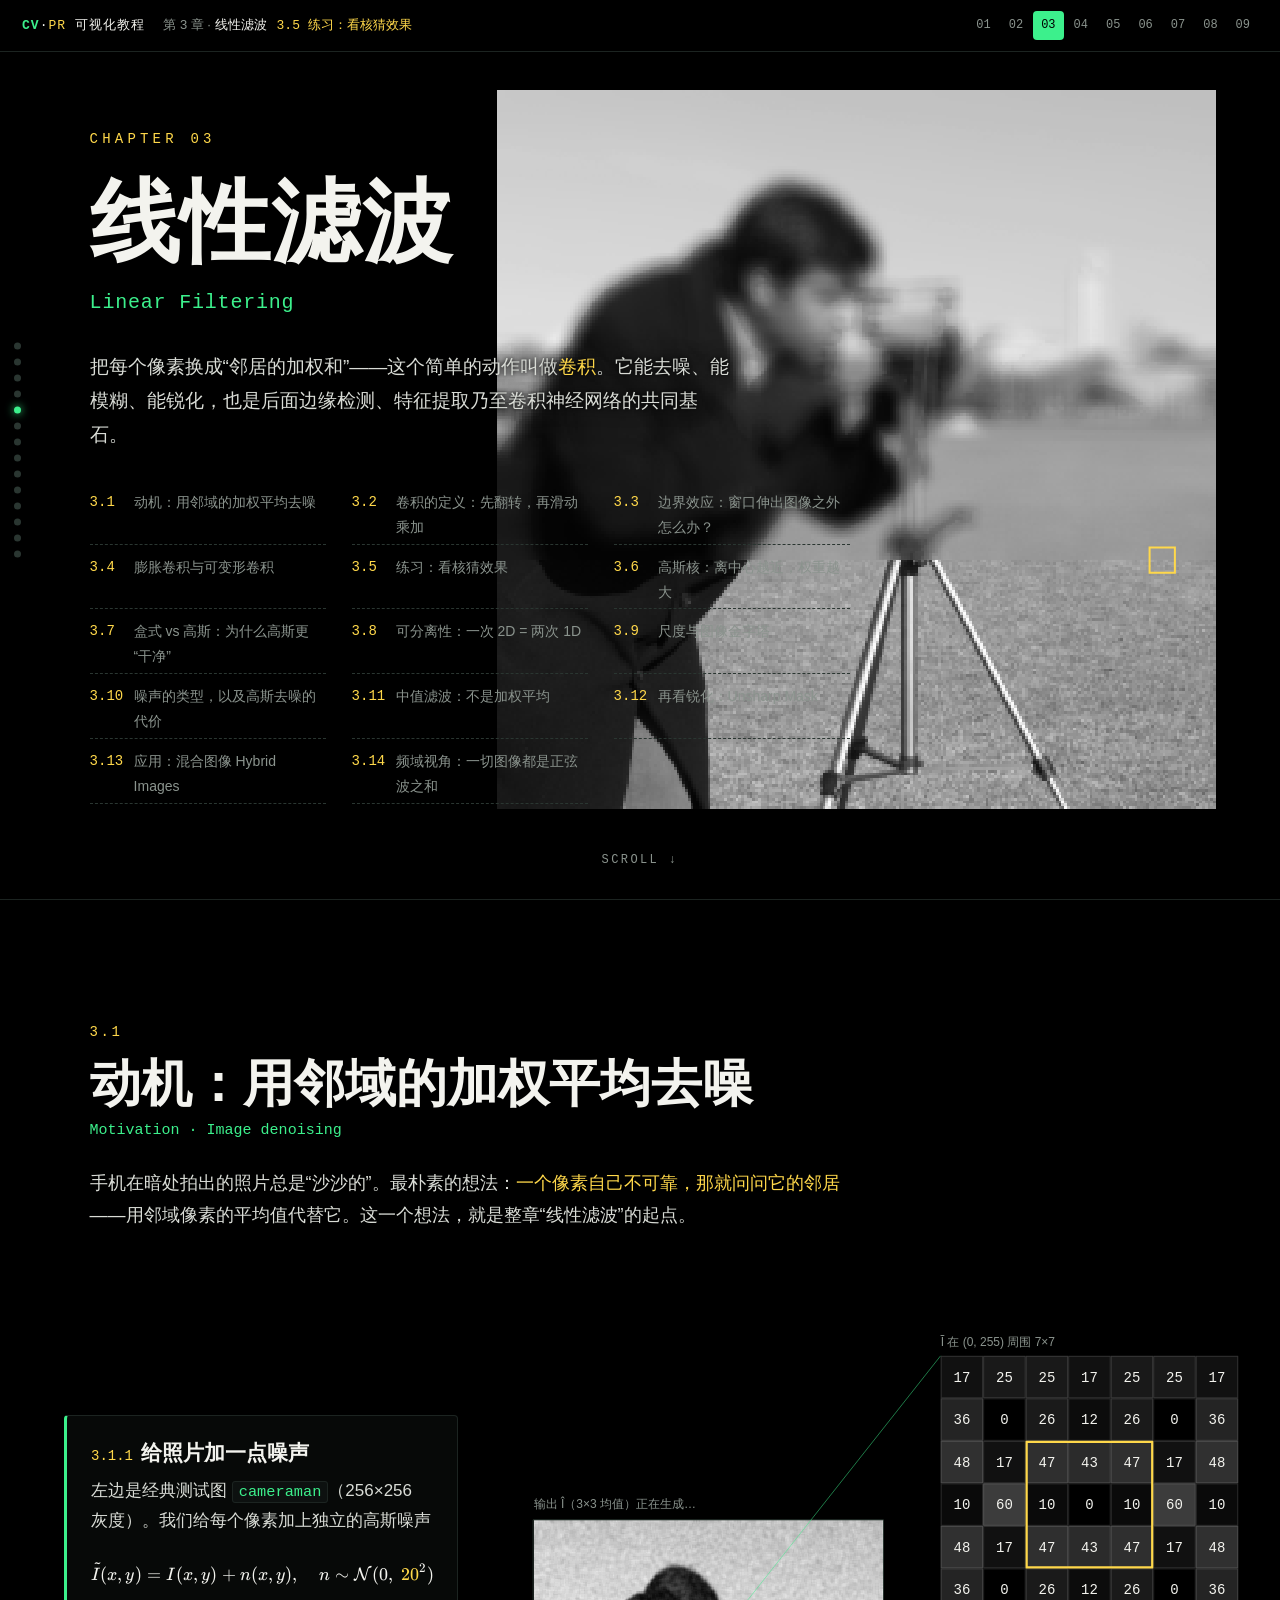
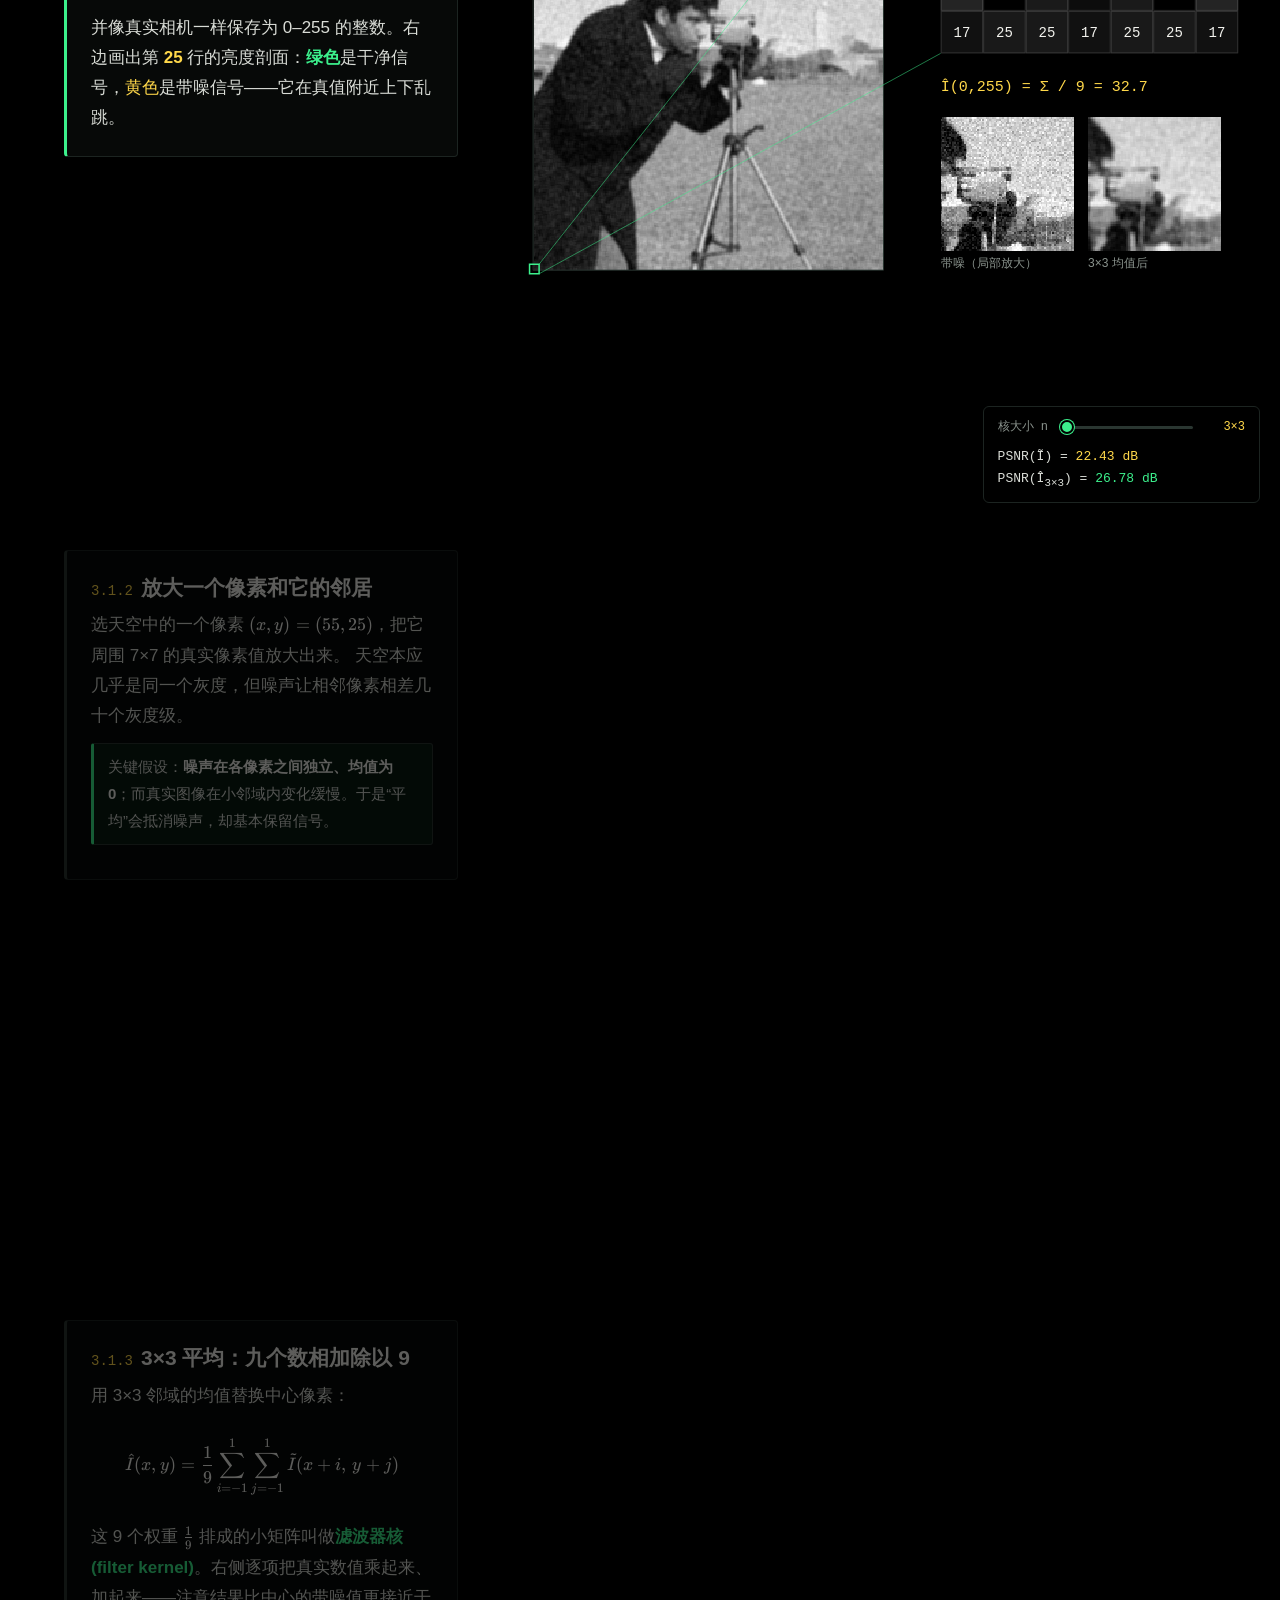
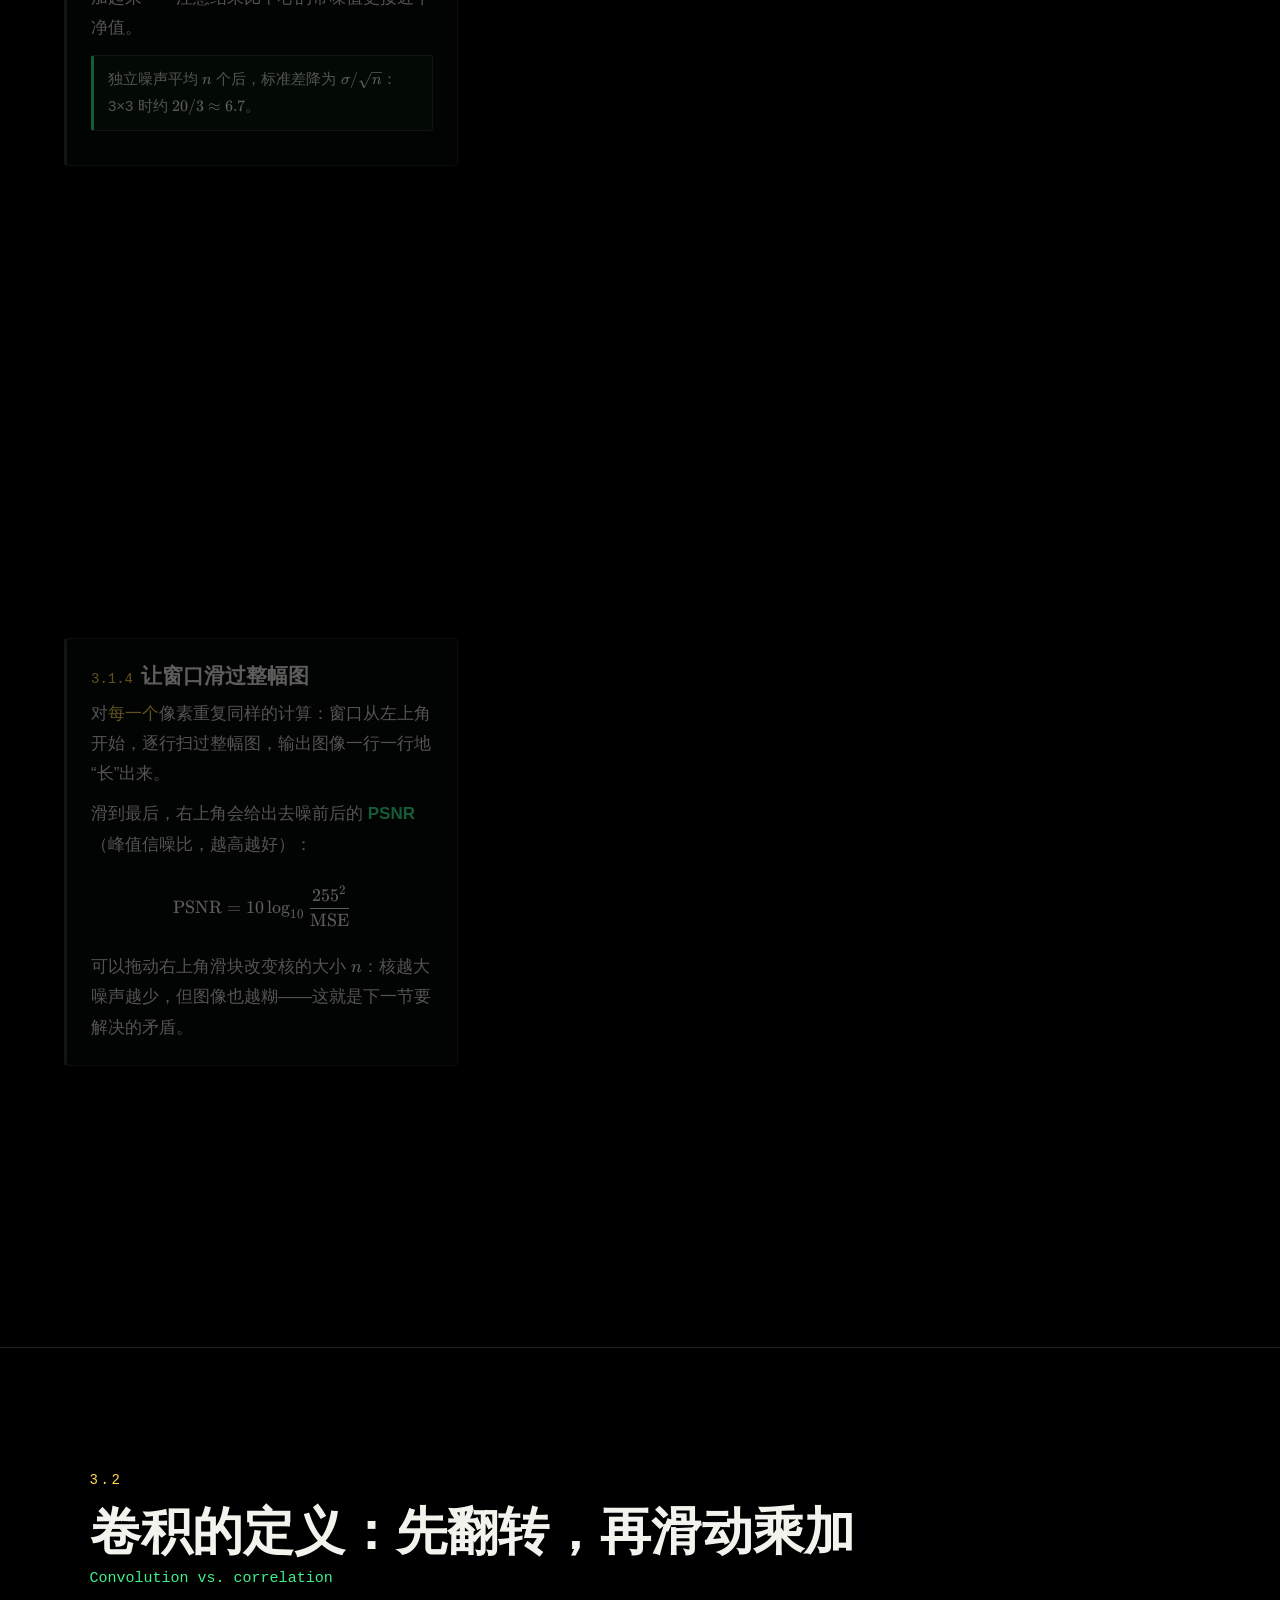
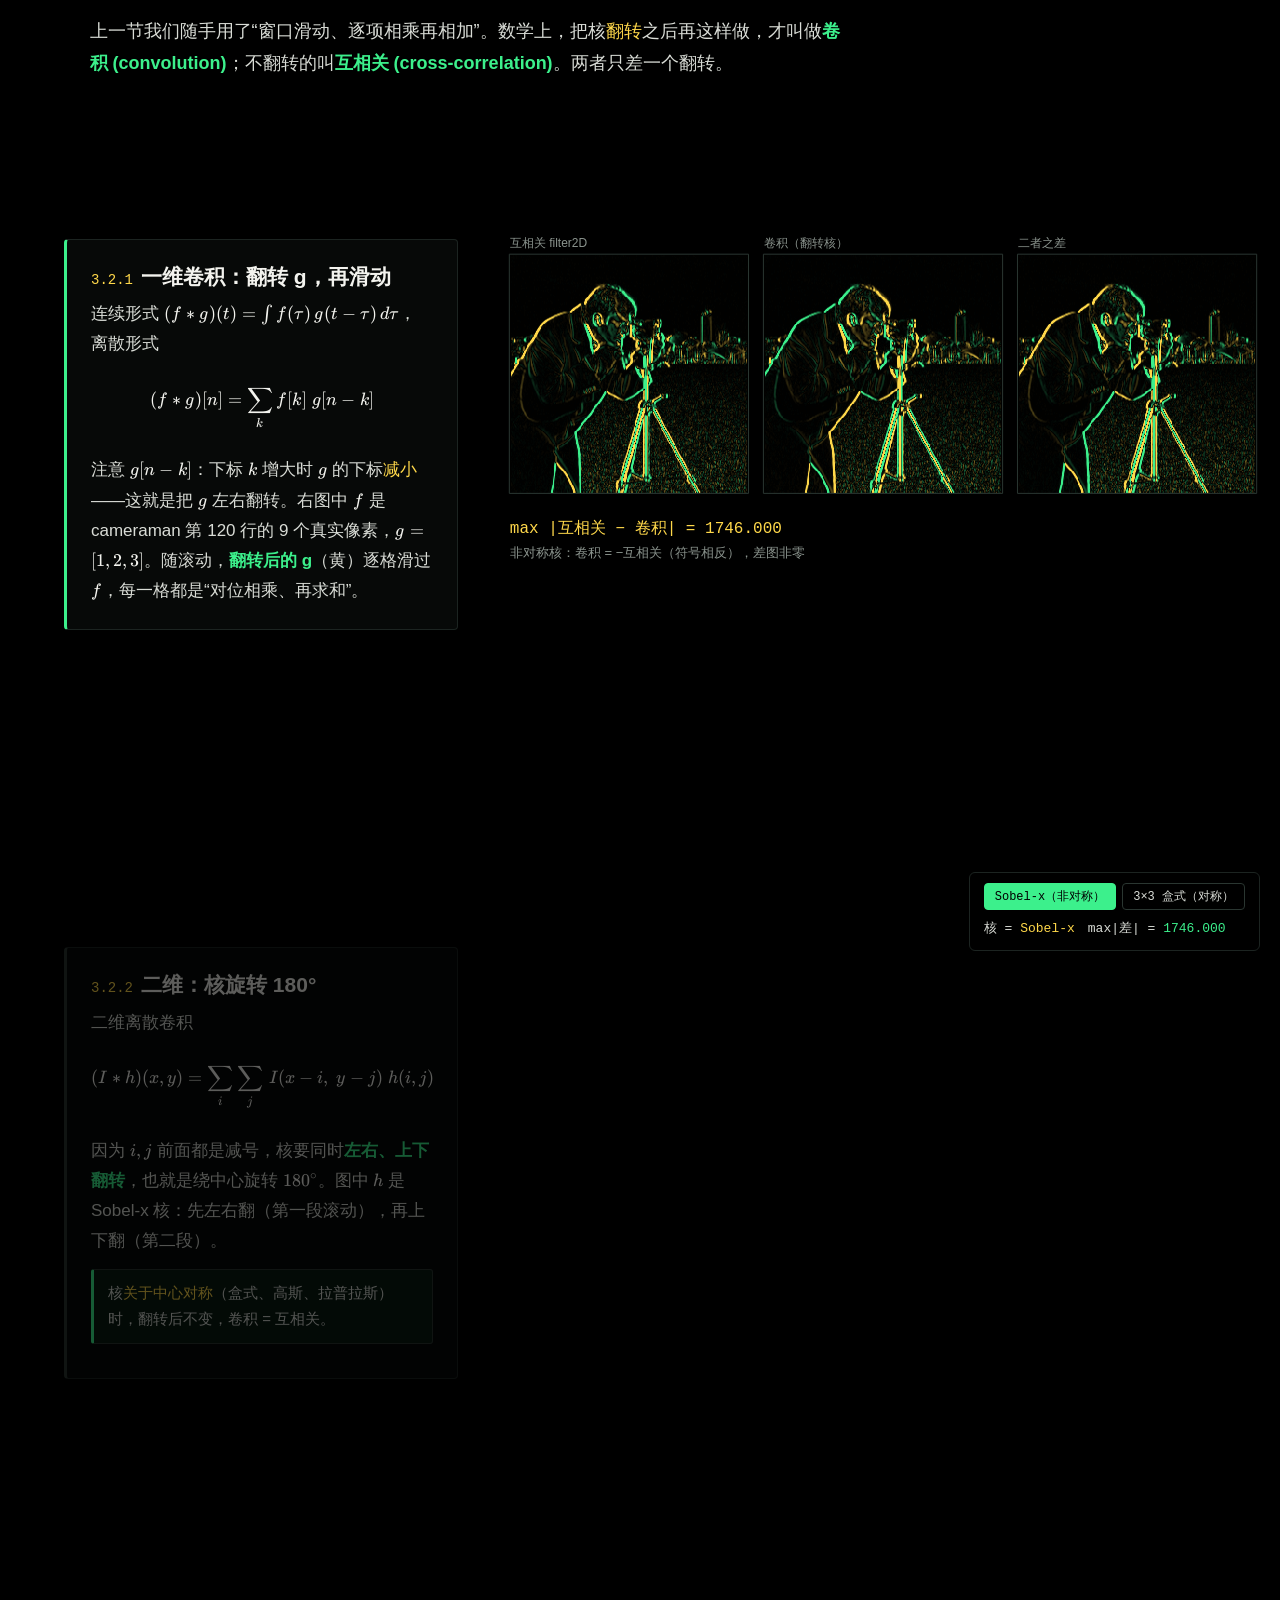
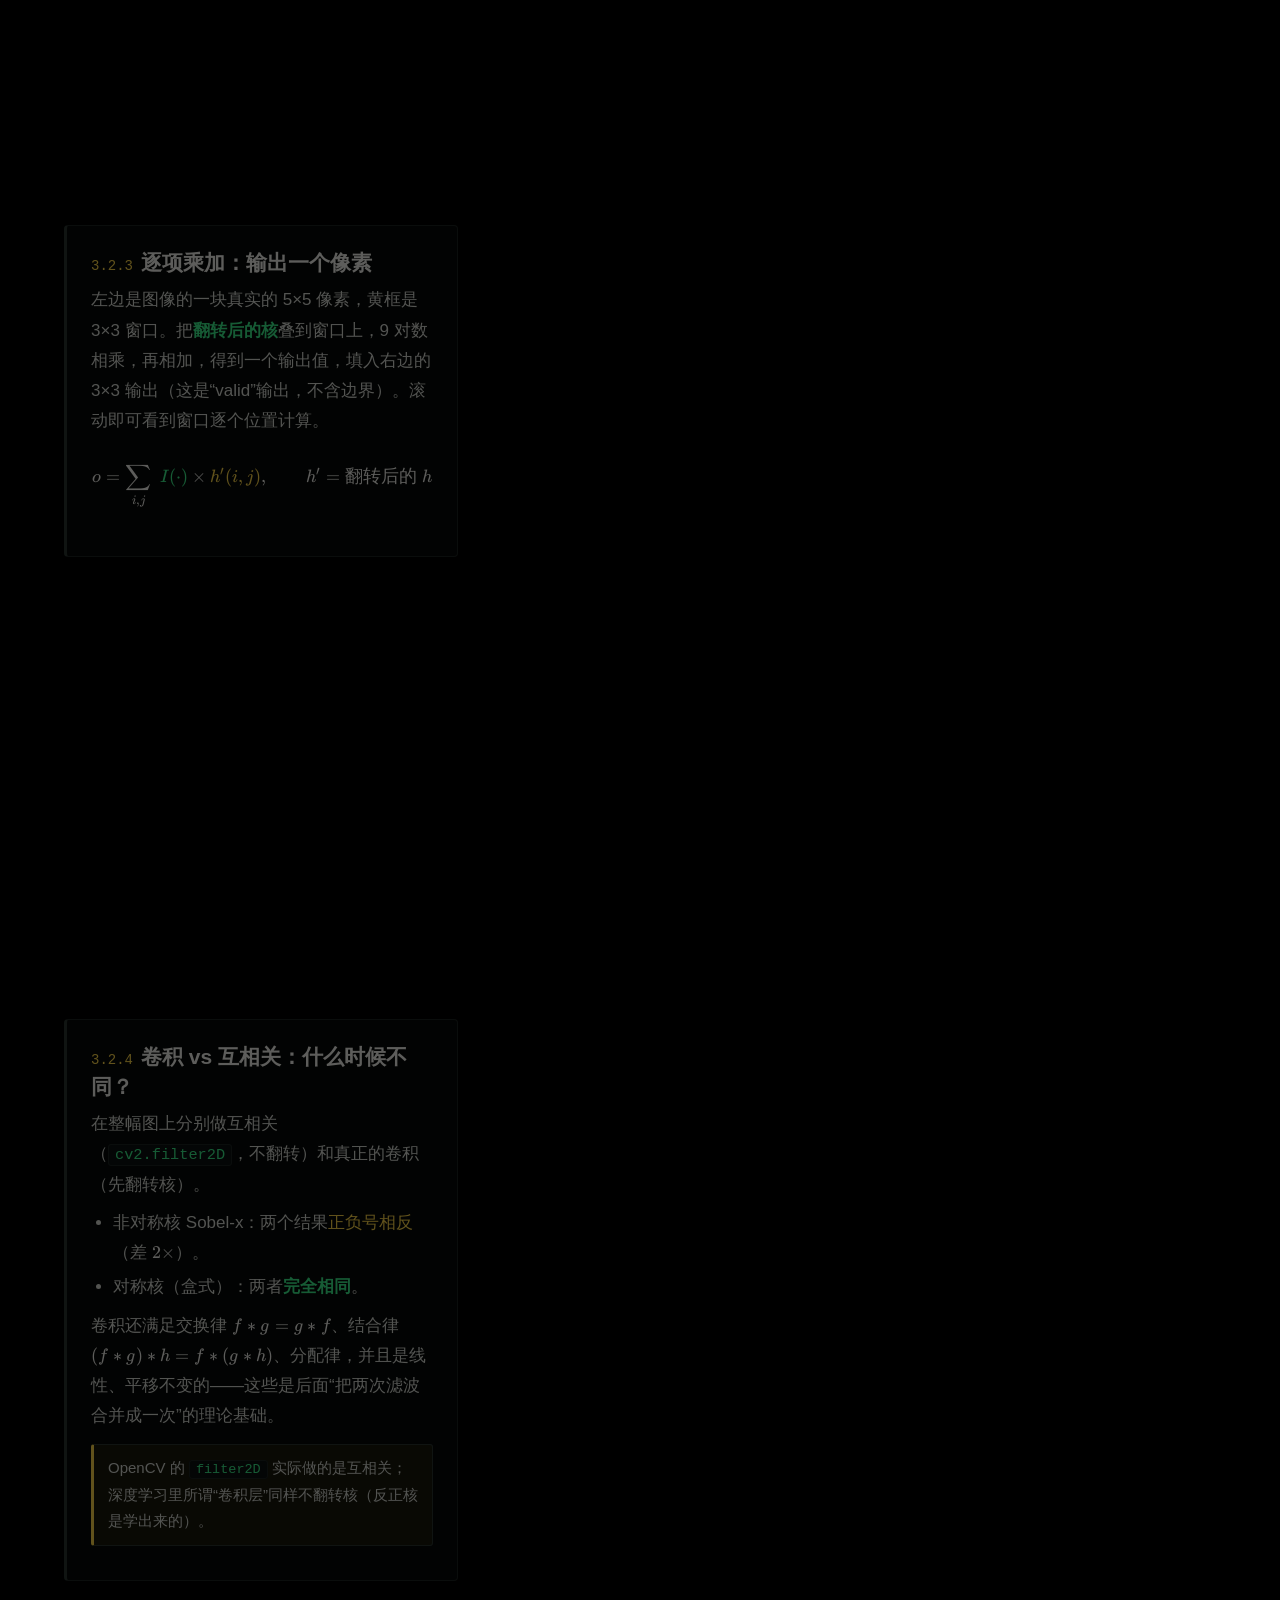
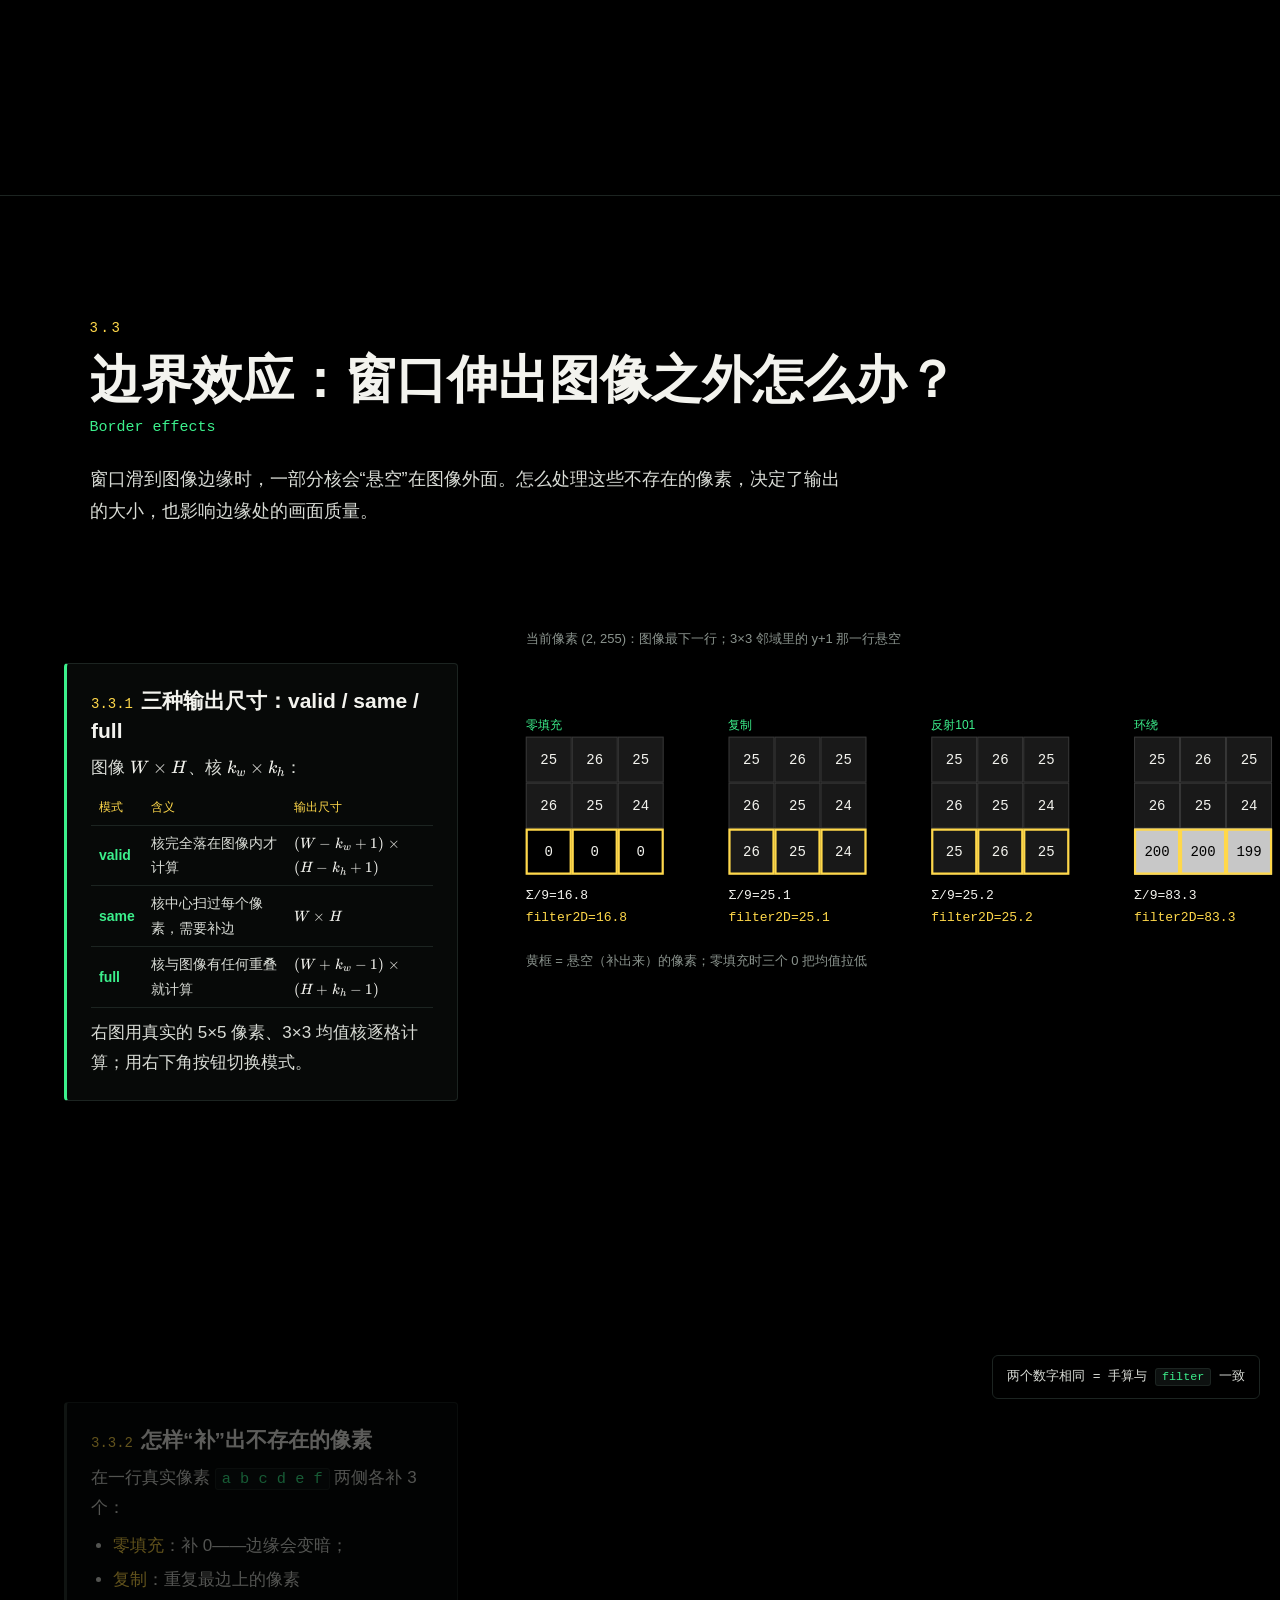
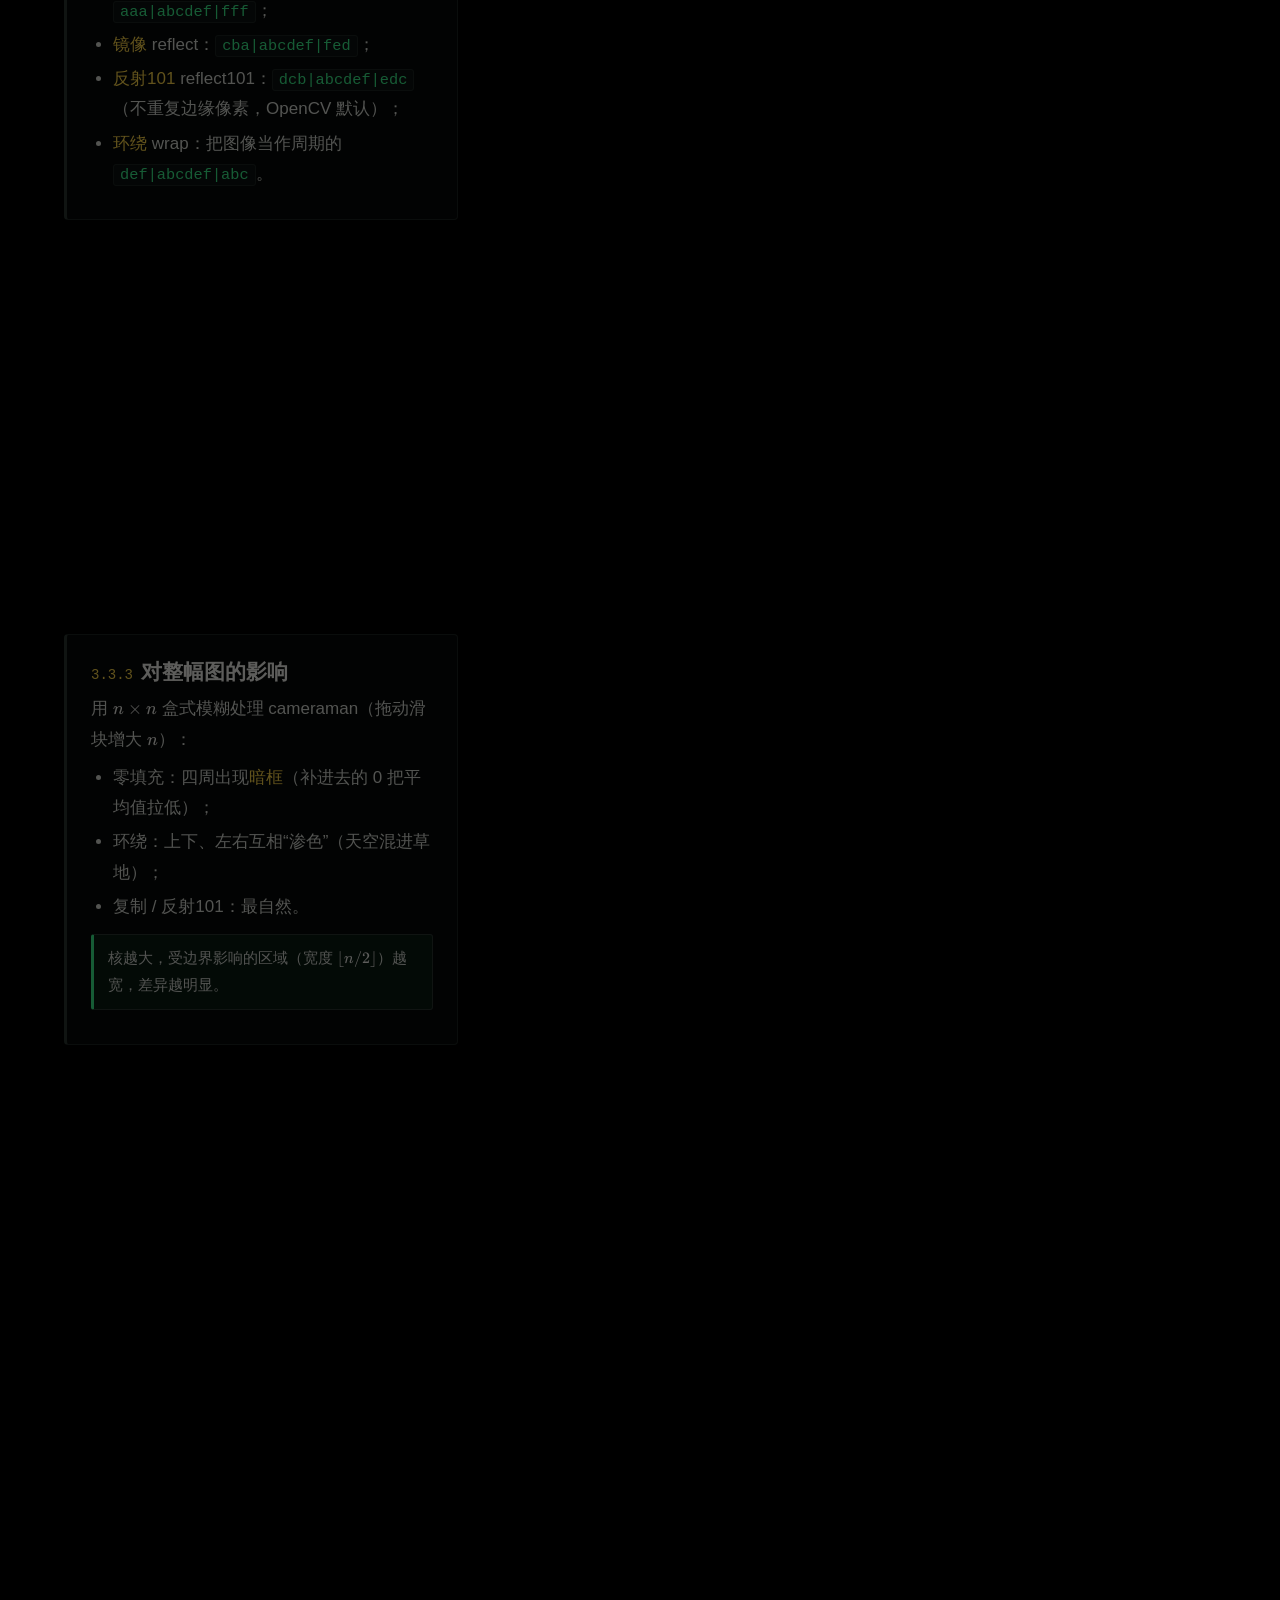
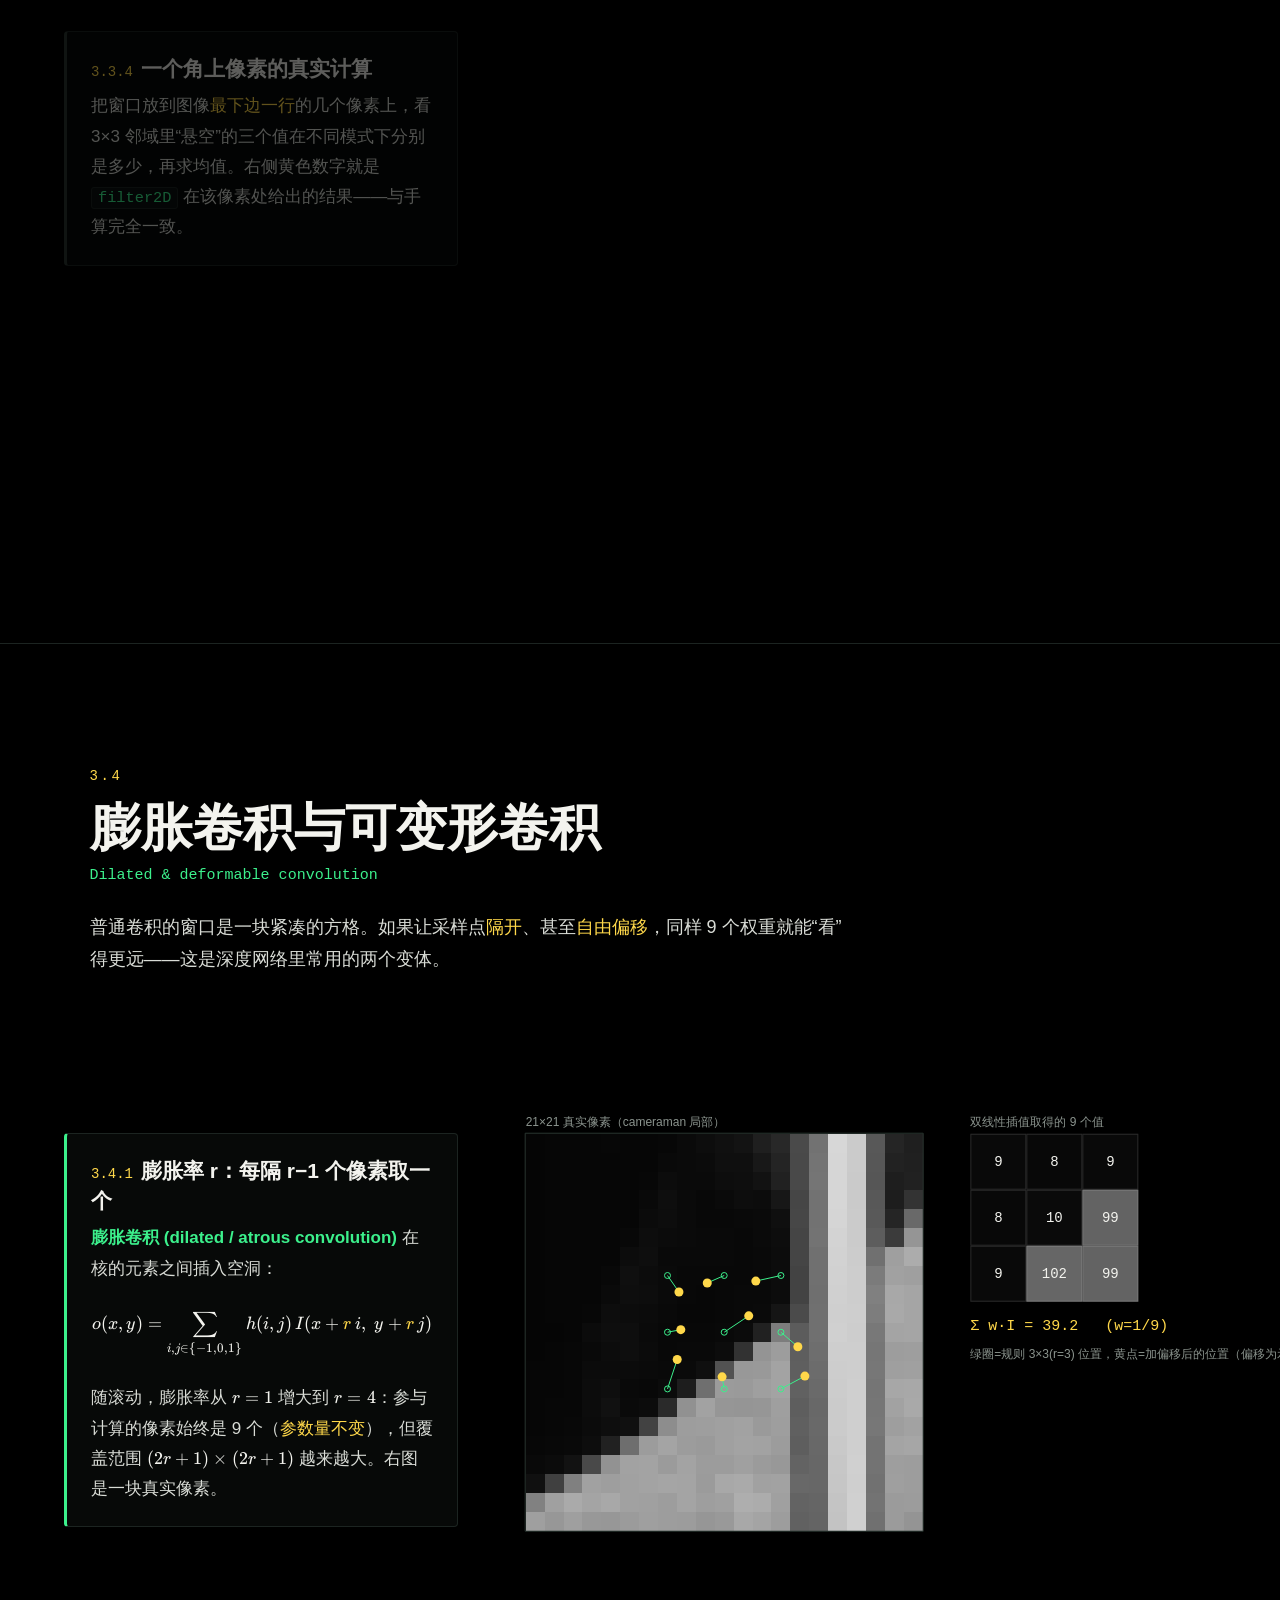
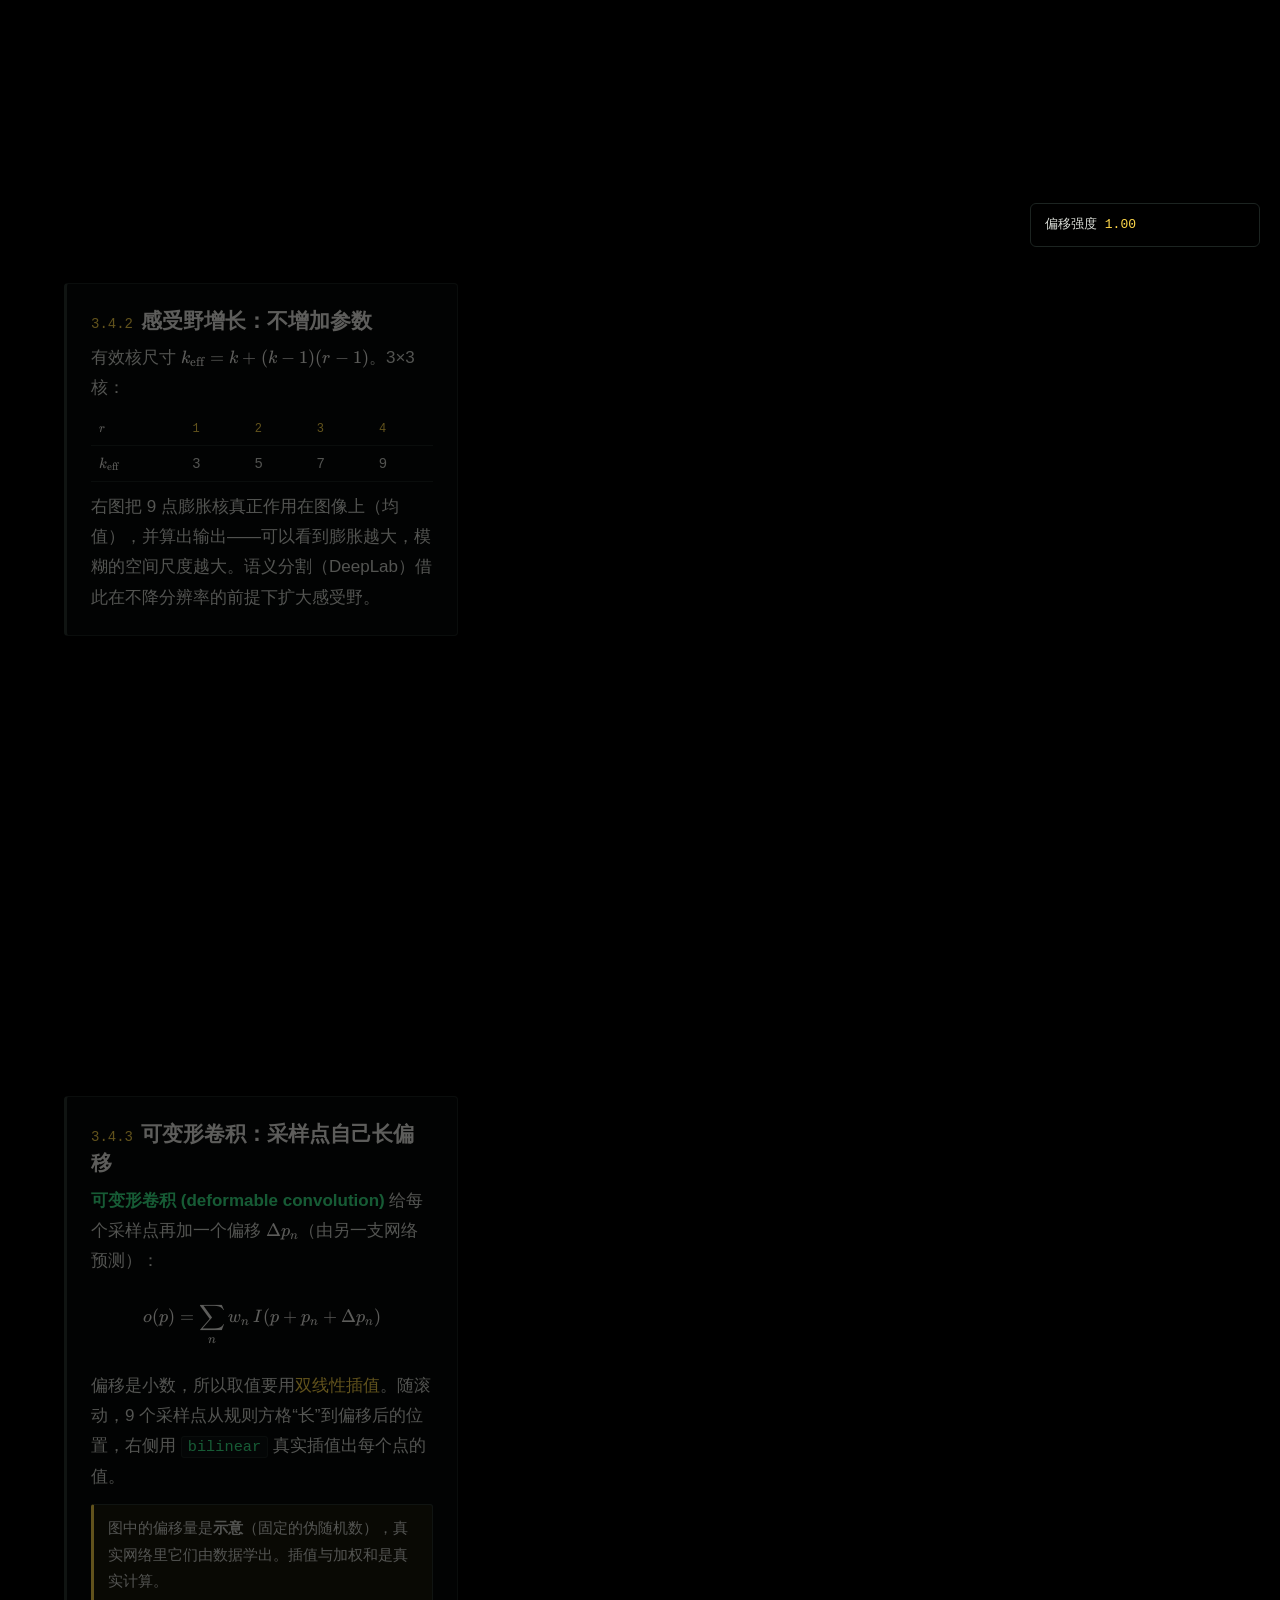
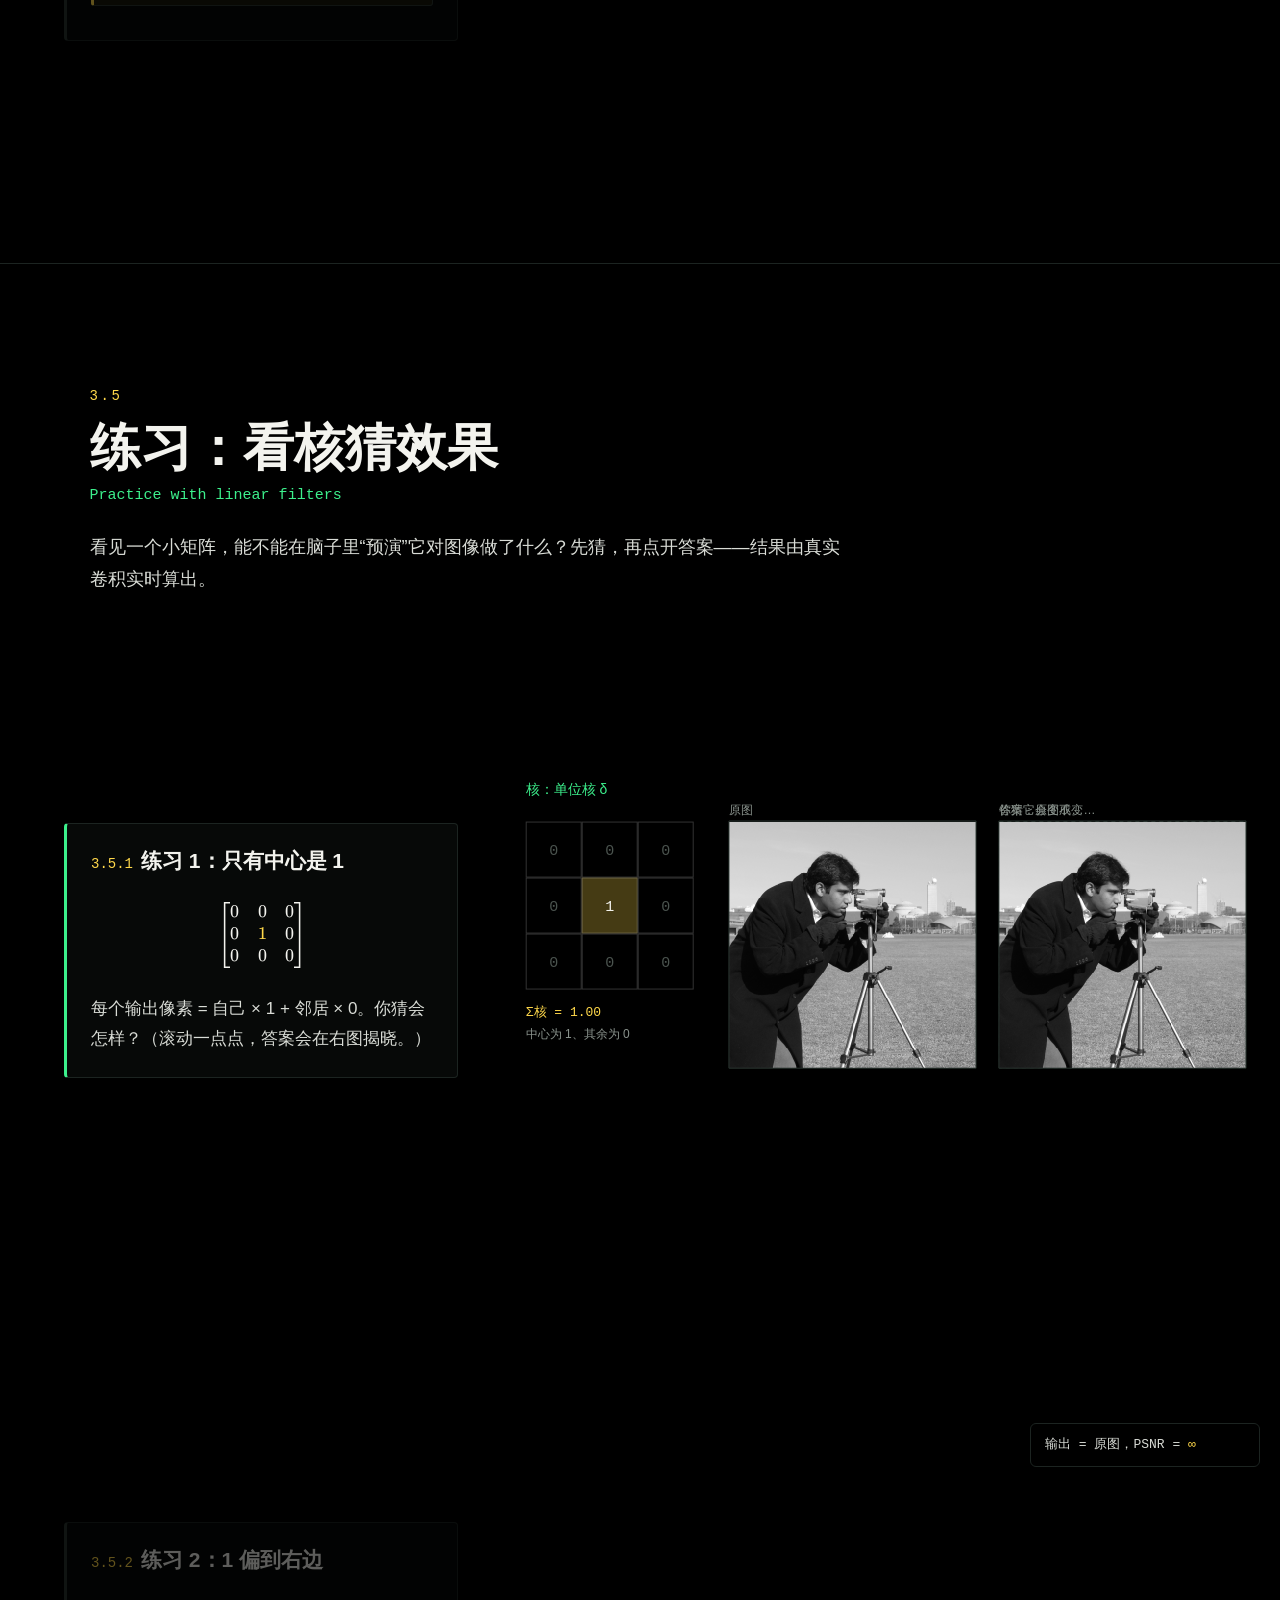
<file: ch3.html>
<!doctype html>
<html lang="zh-CN"><head><meta charset="utf-8">
<meta name="viewport" content="width=device-width,initial-scale=1">
<title>线性滤波 · 计算机视觉与模式识别 · 可视化教程</title>
<link rel="stylesheet" href="assets/site.css">
</head><body>
<div id="app"></div>
<noscript>本网站需要启用 JavaScript。</noscript>
<script src="assets/ch3.js"></script>
</body></html>
</file>
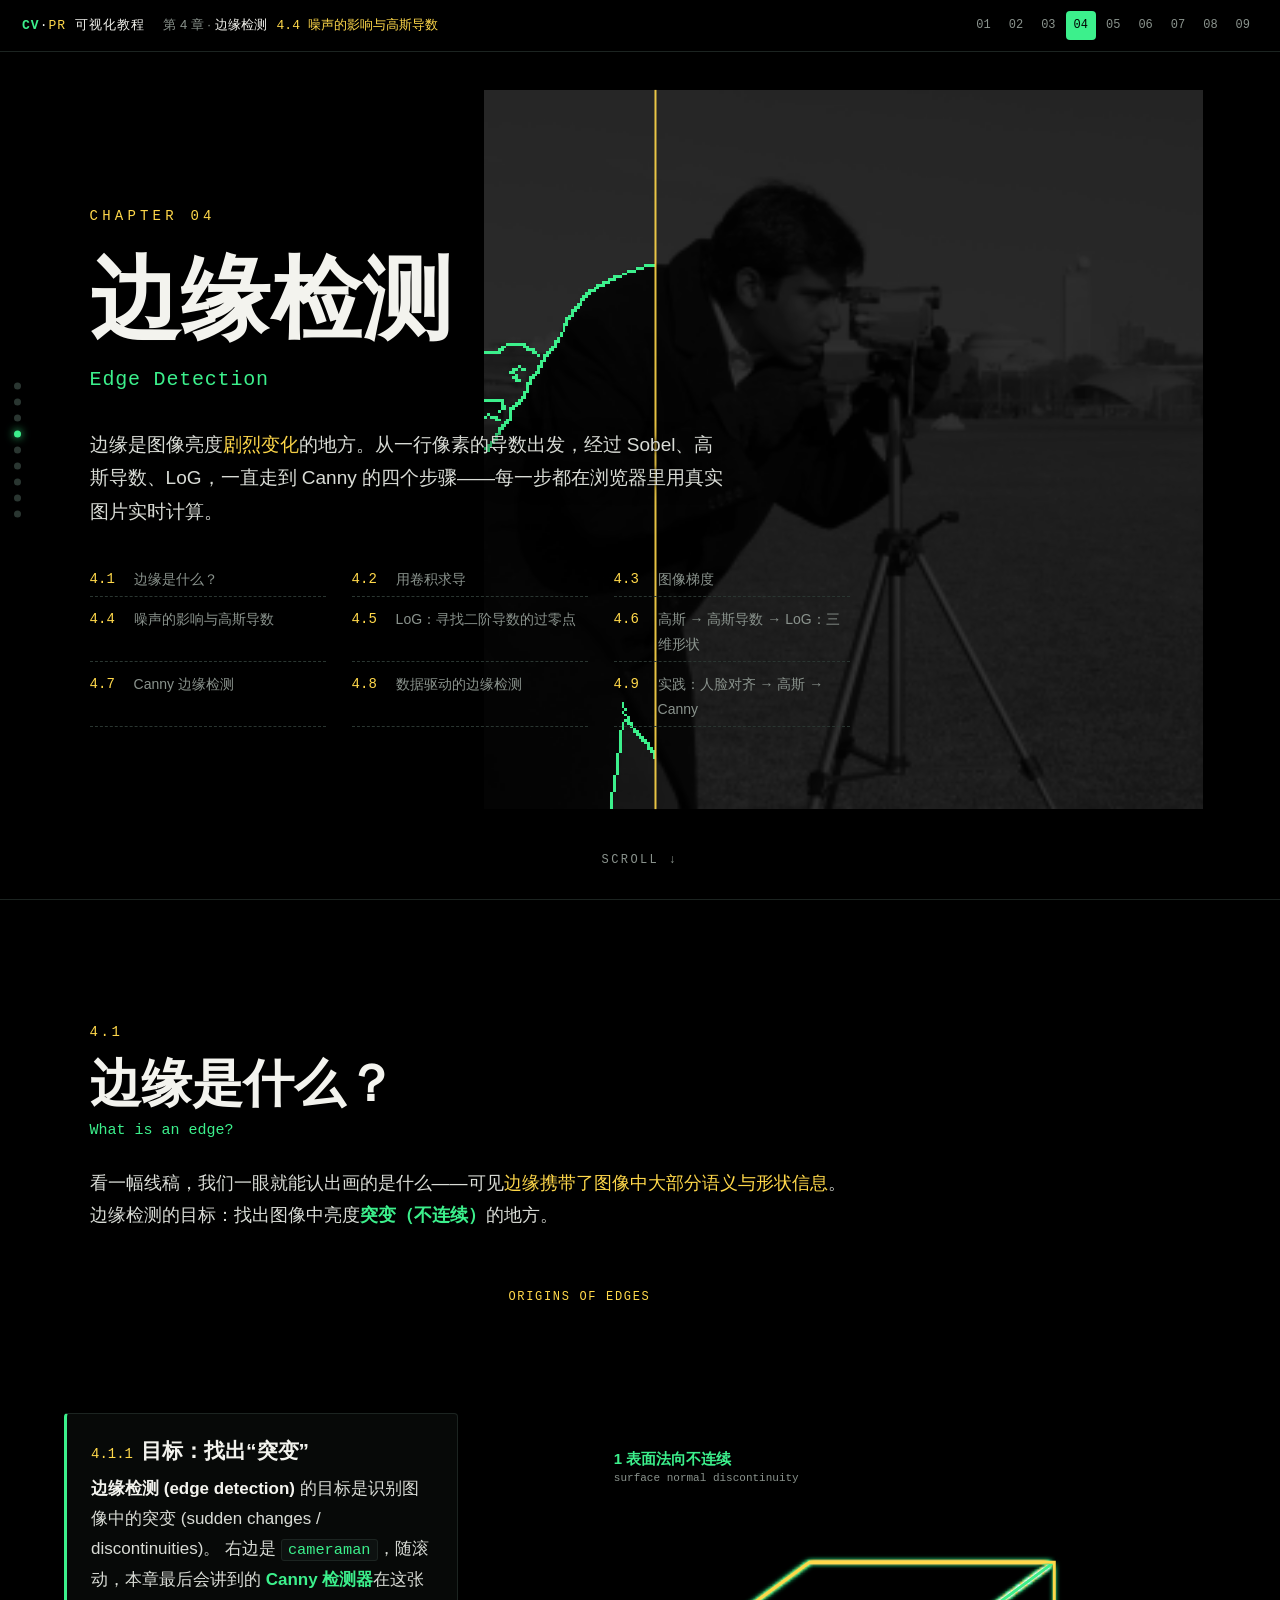
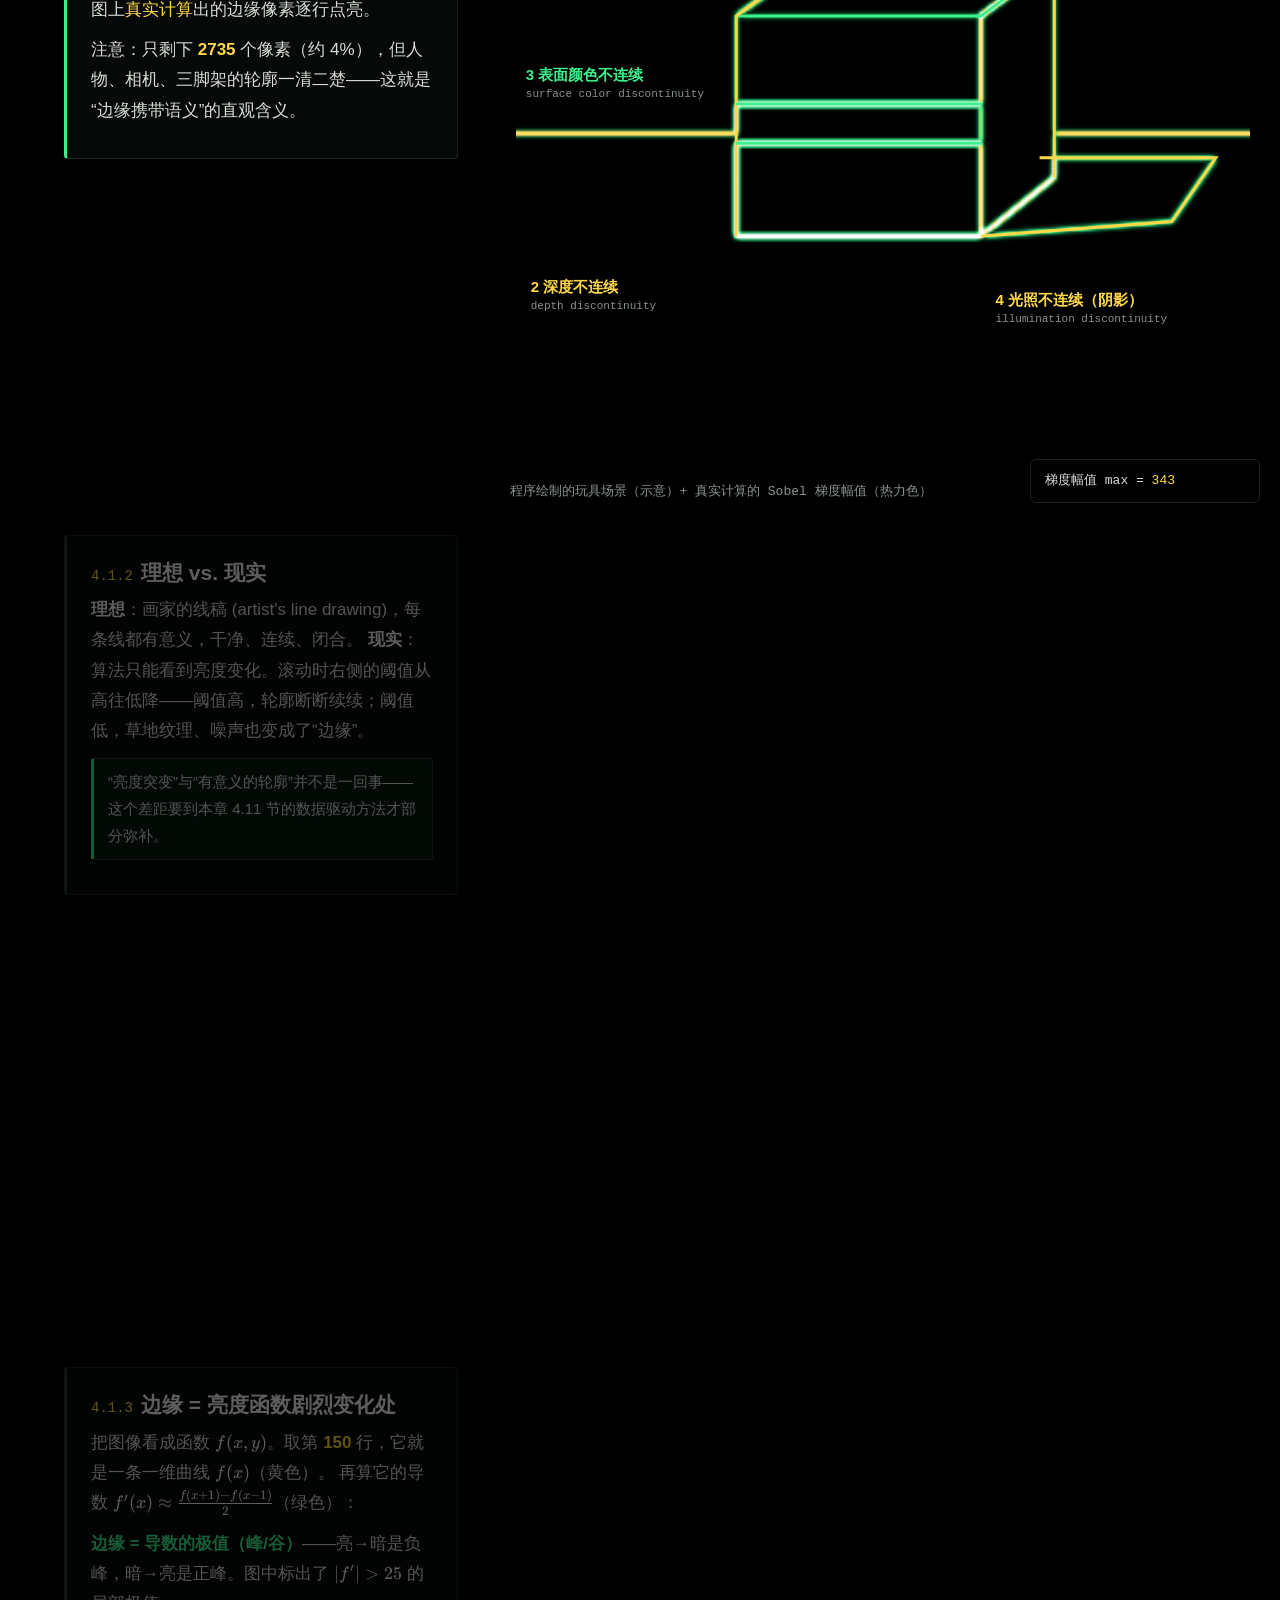
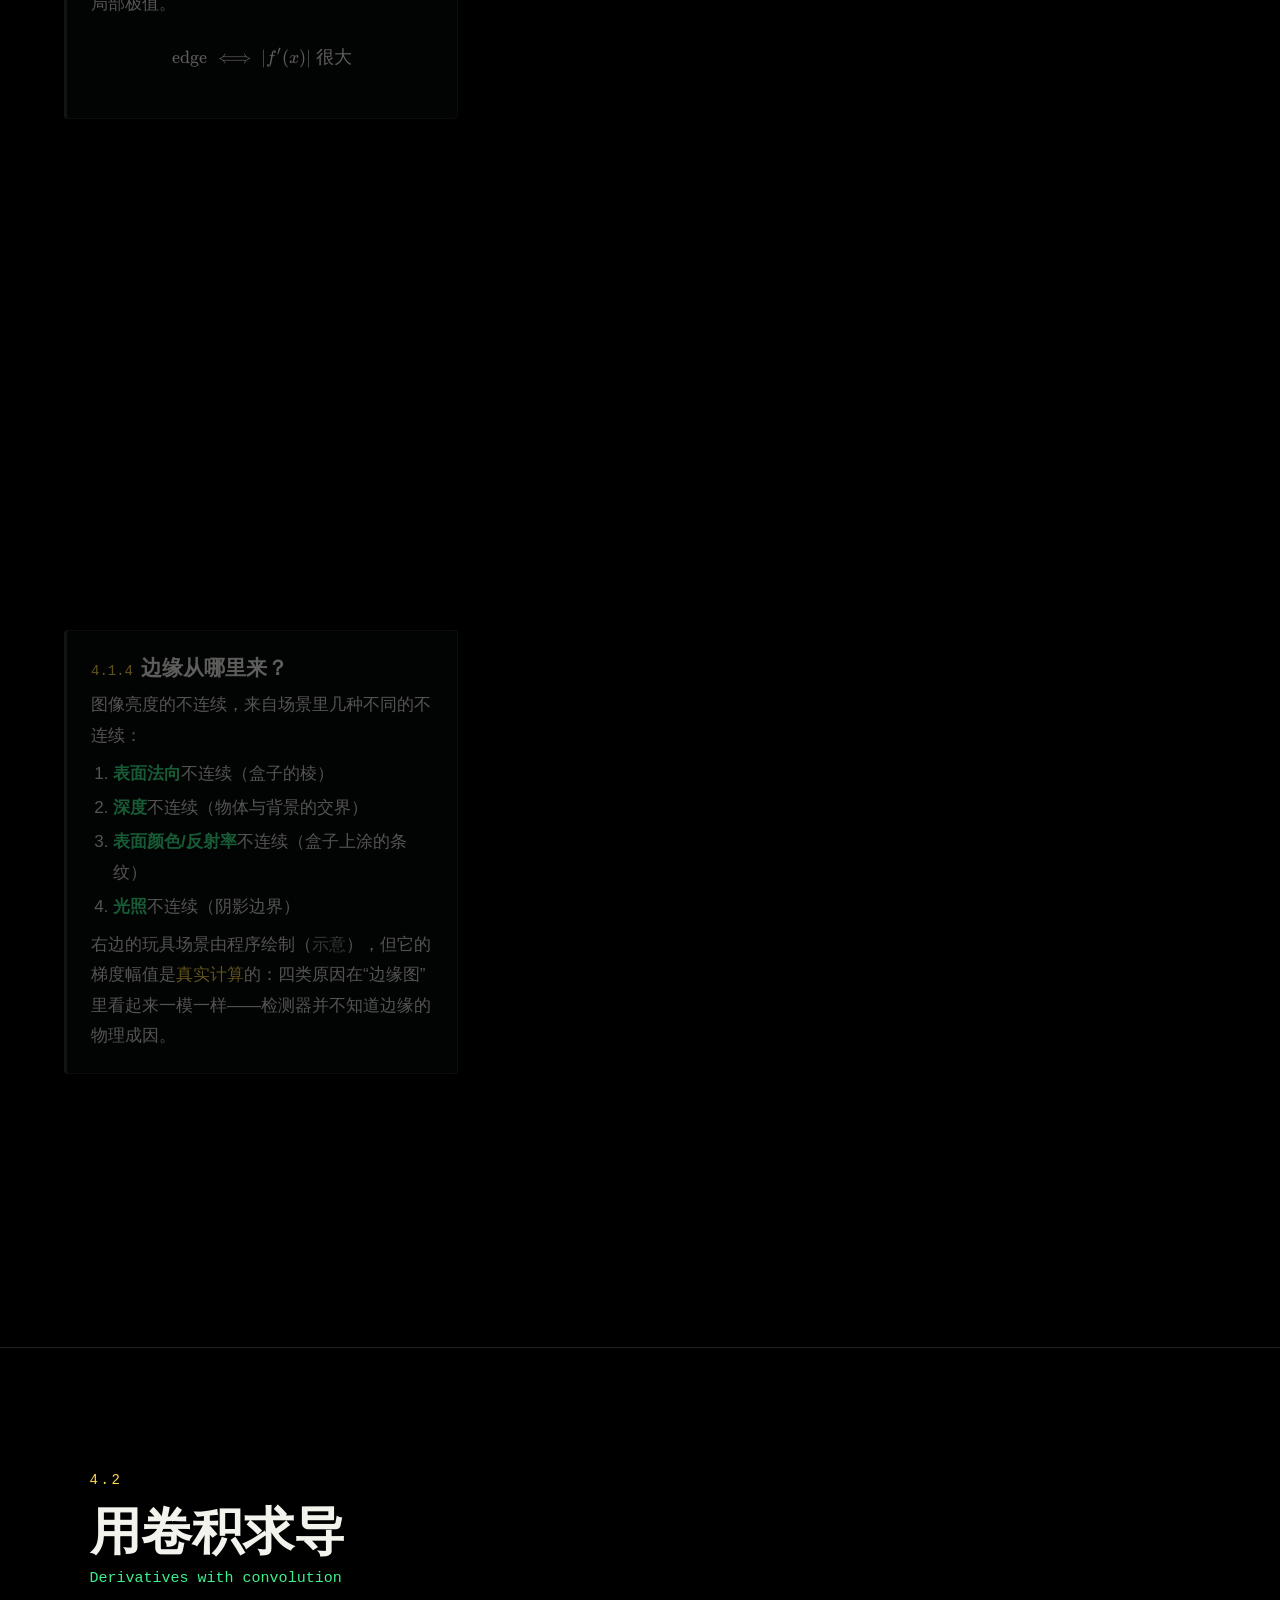
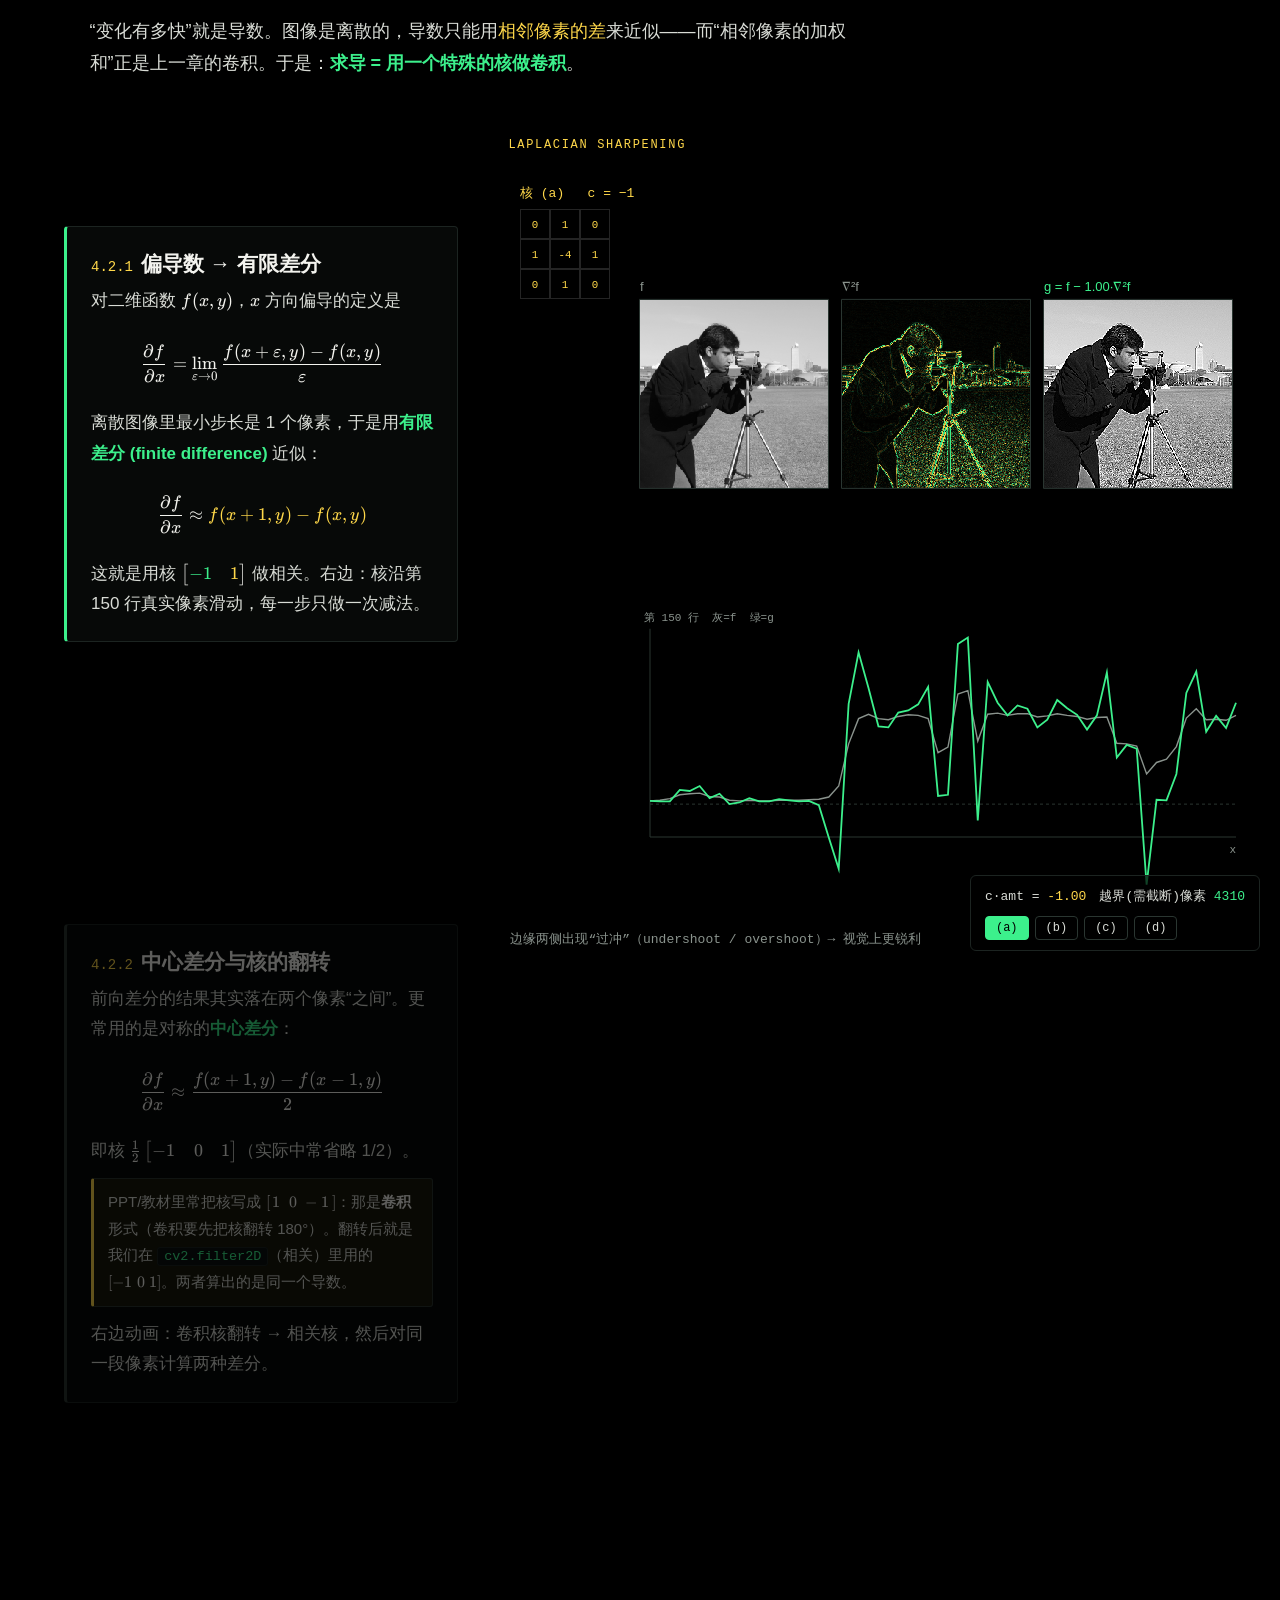
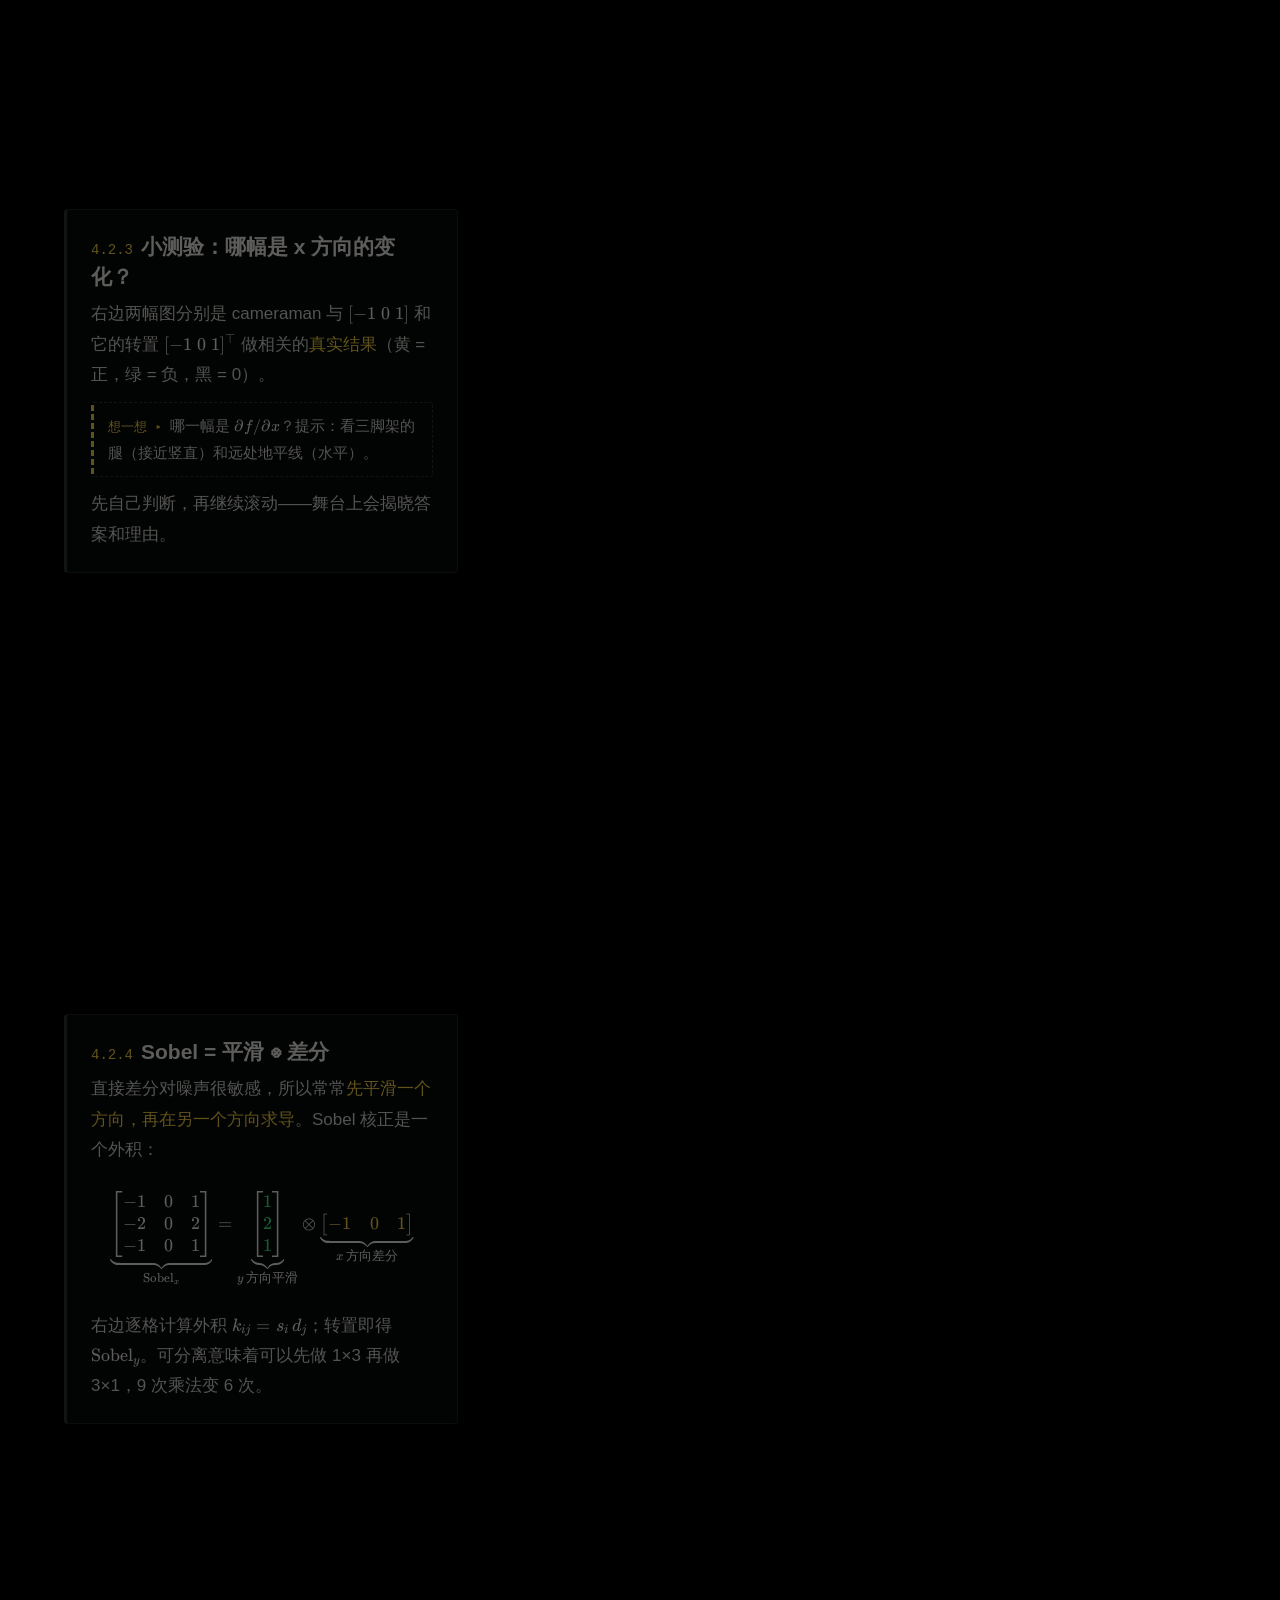
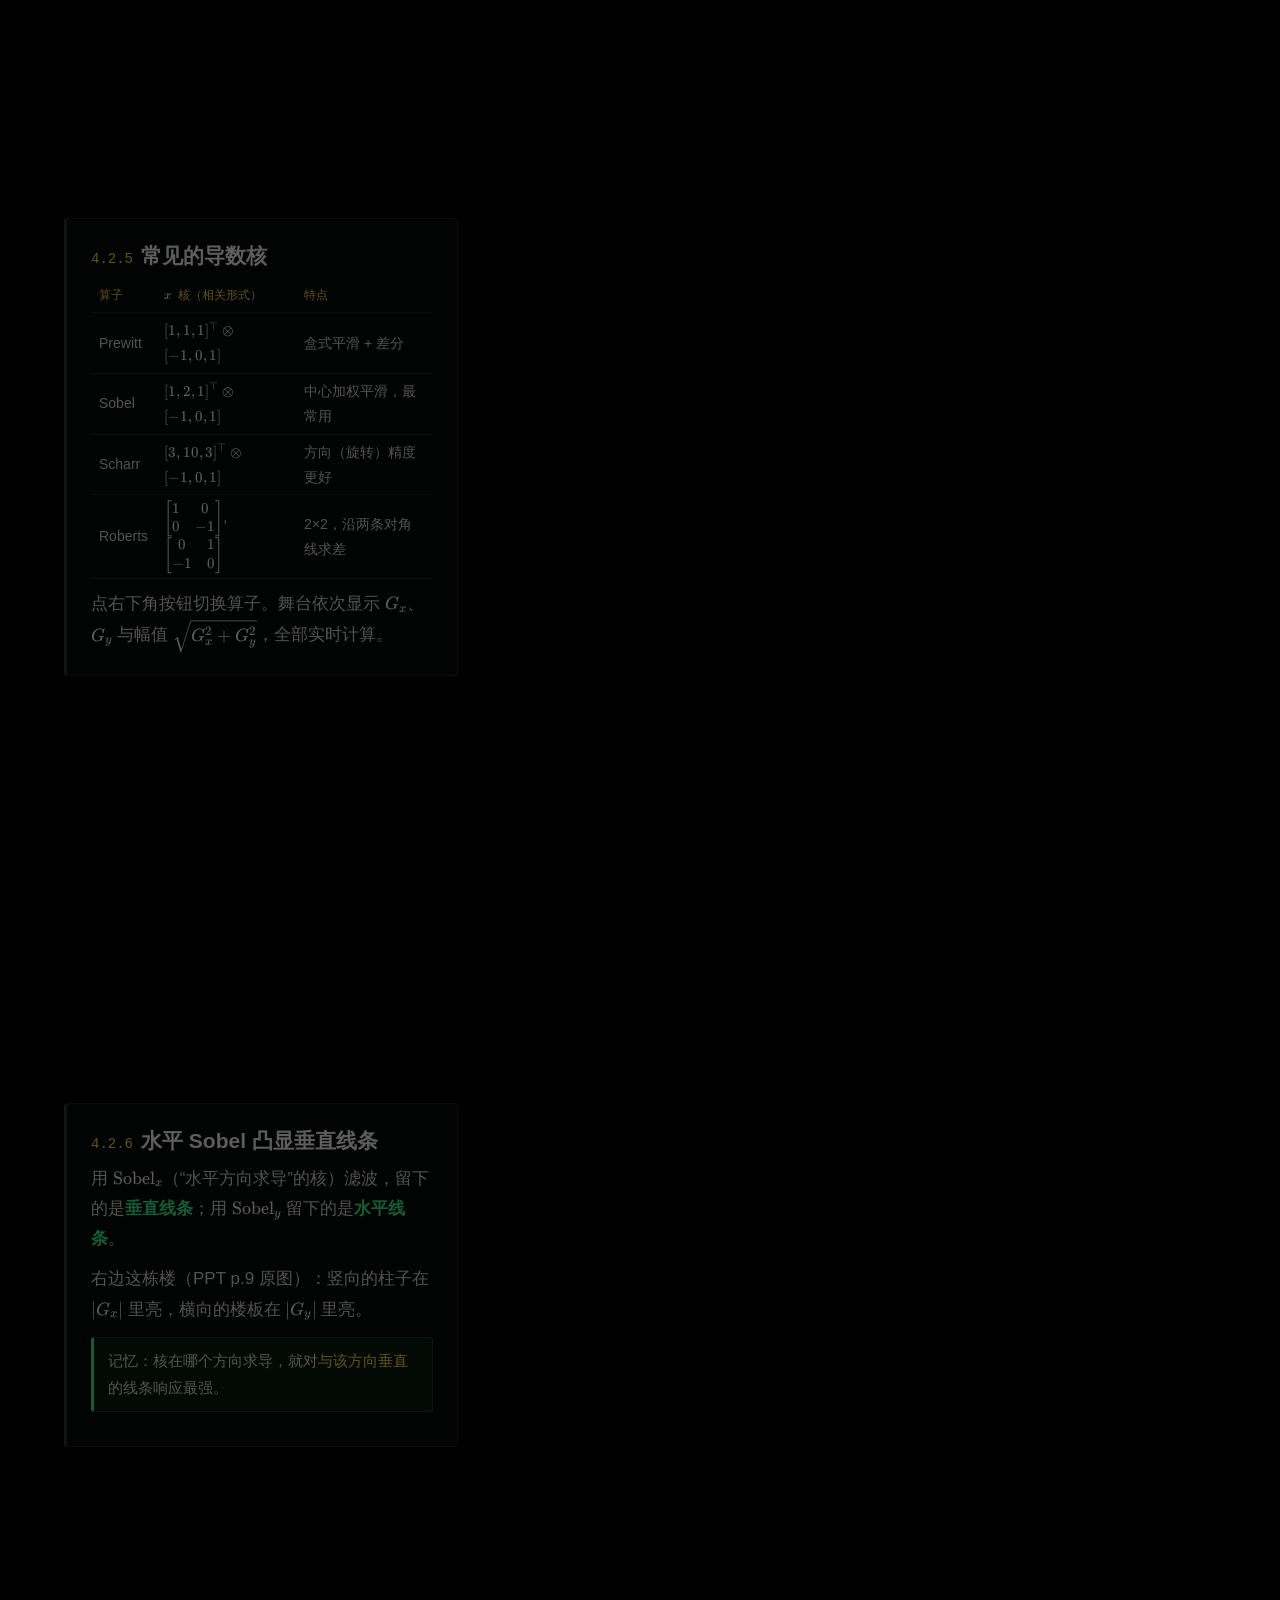
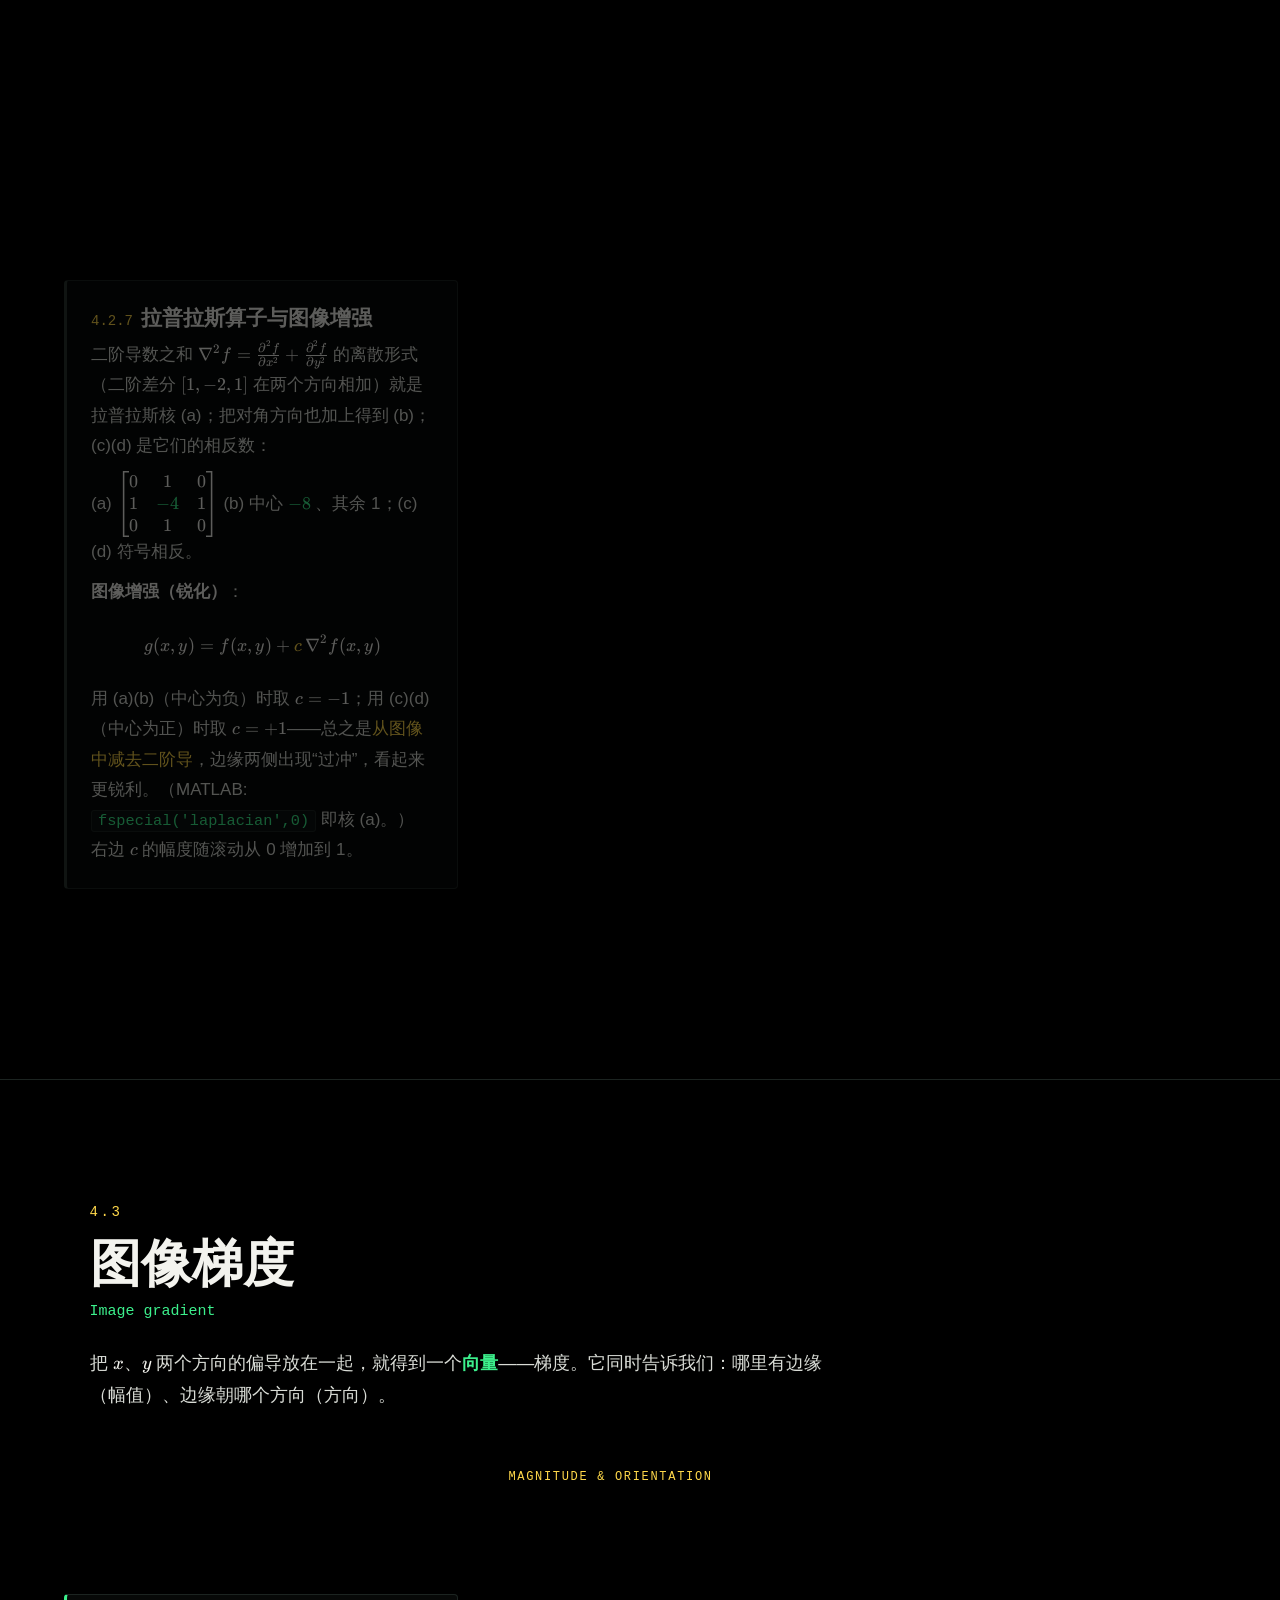
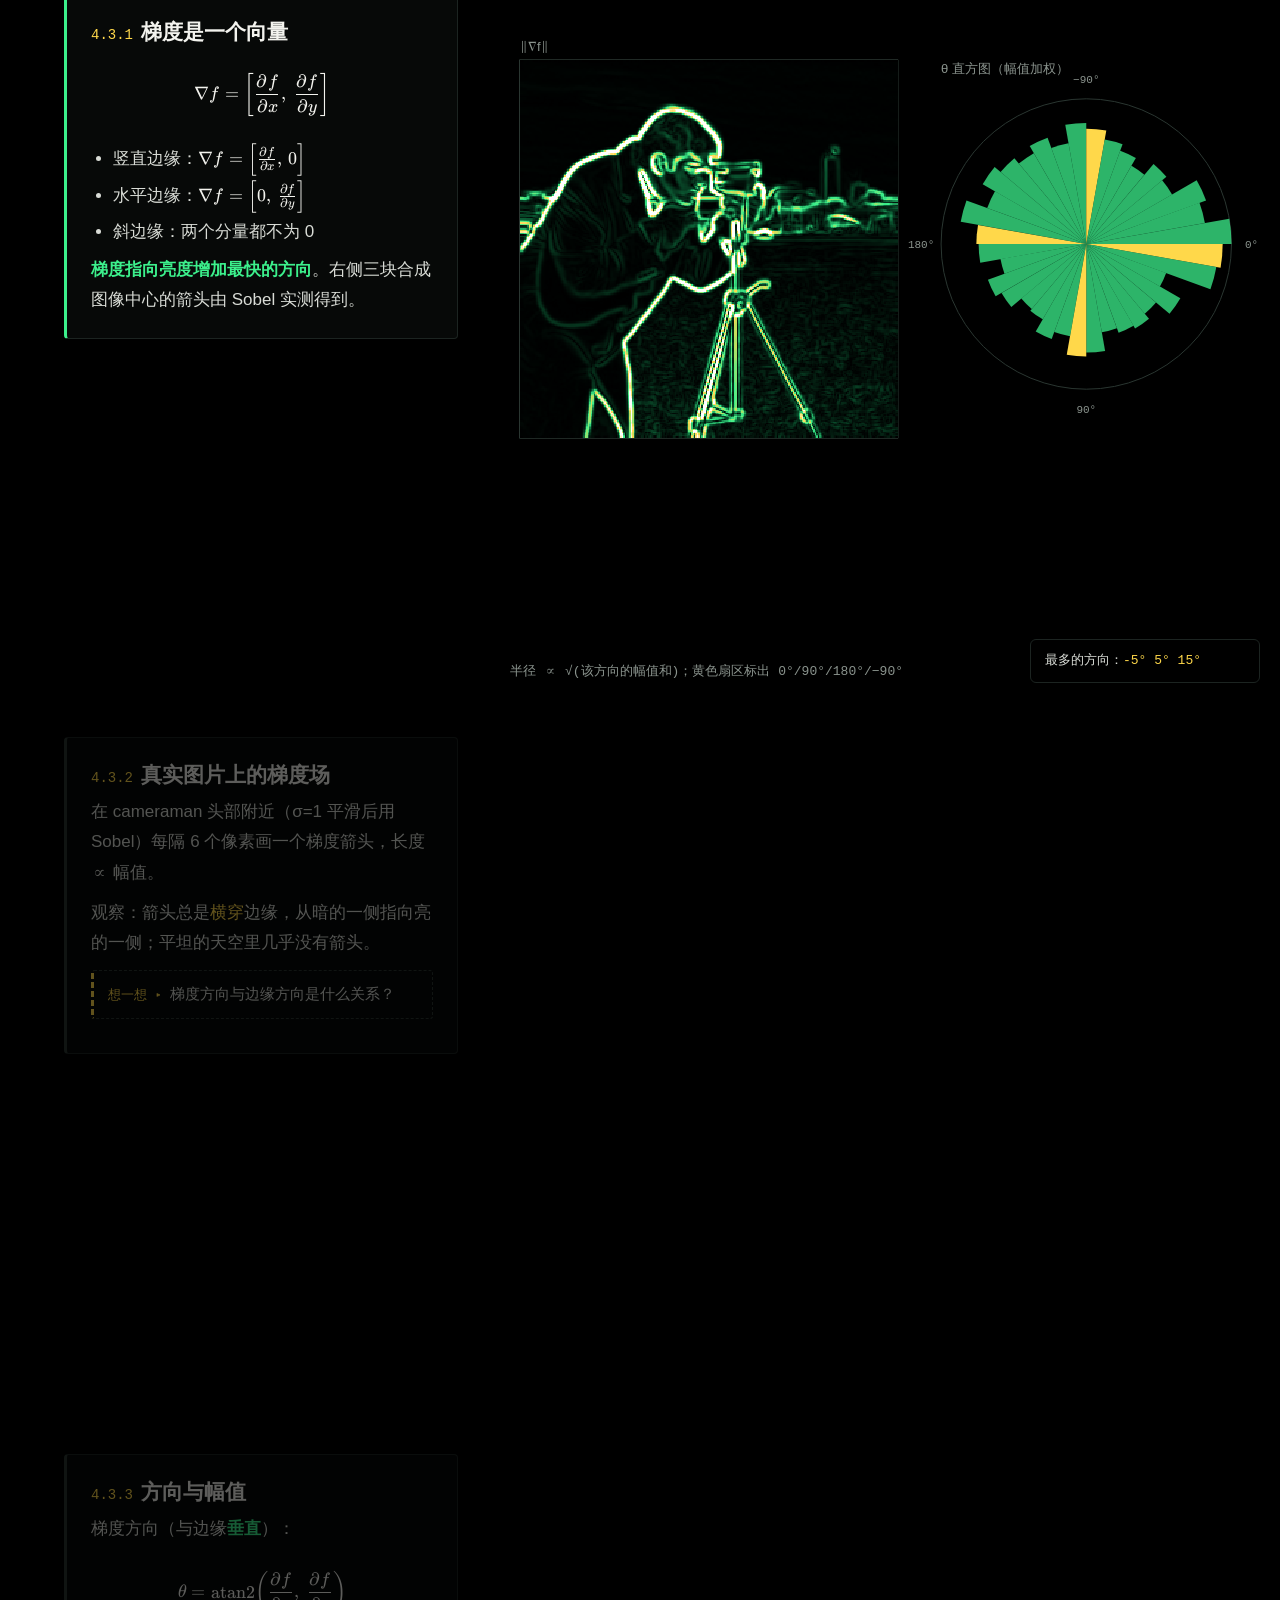
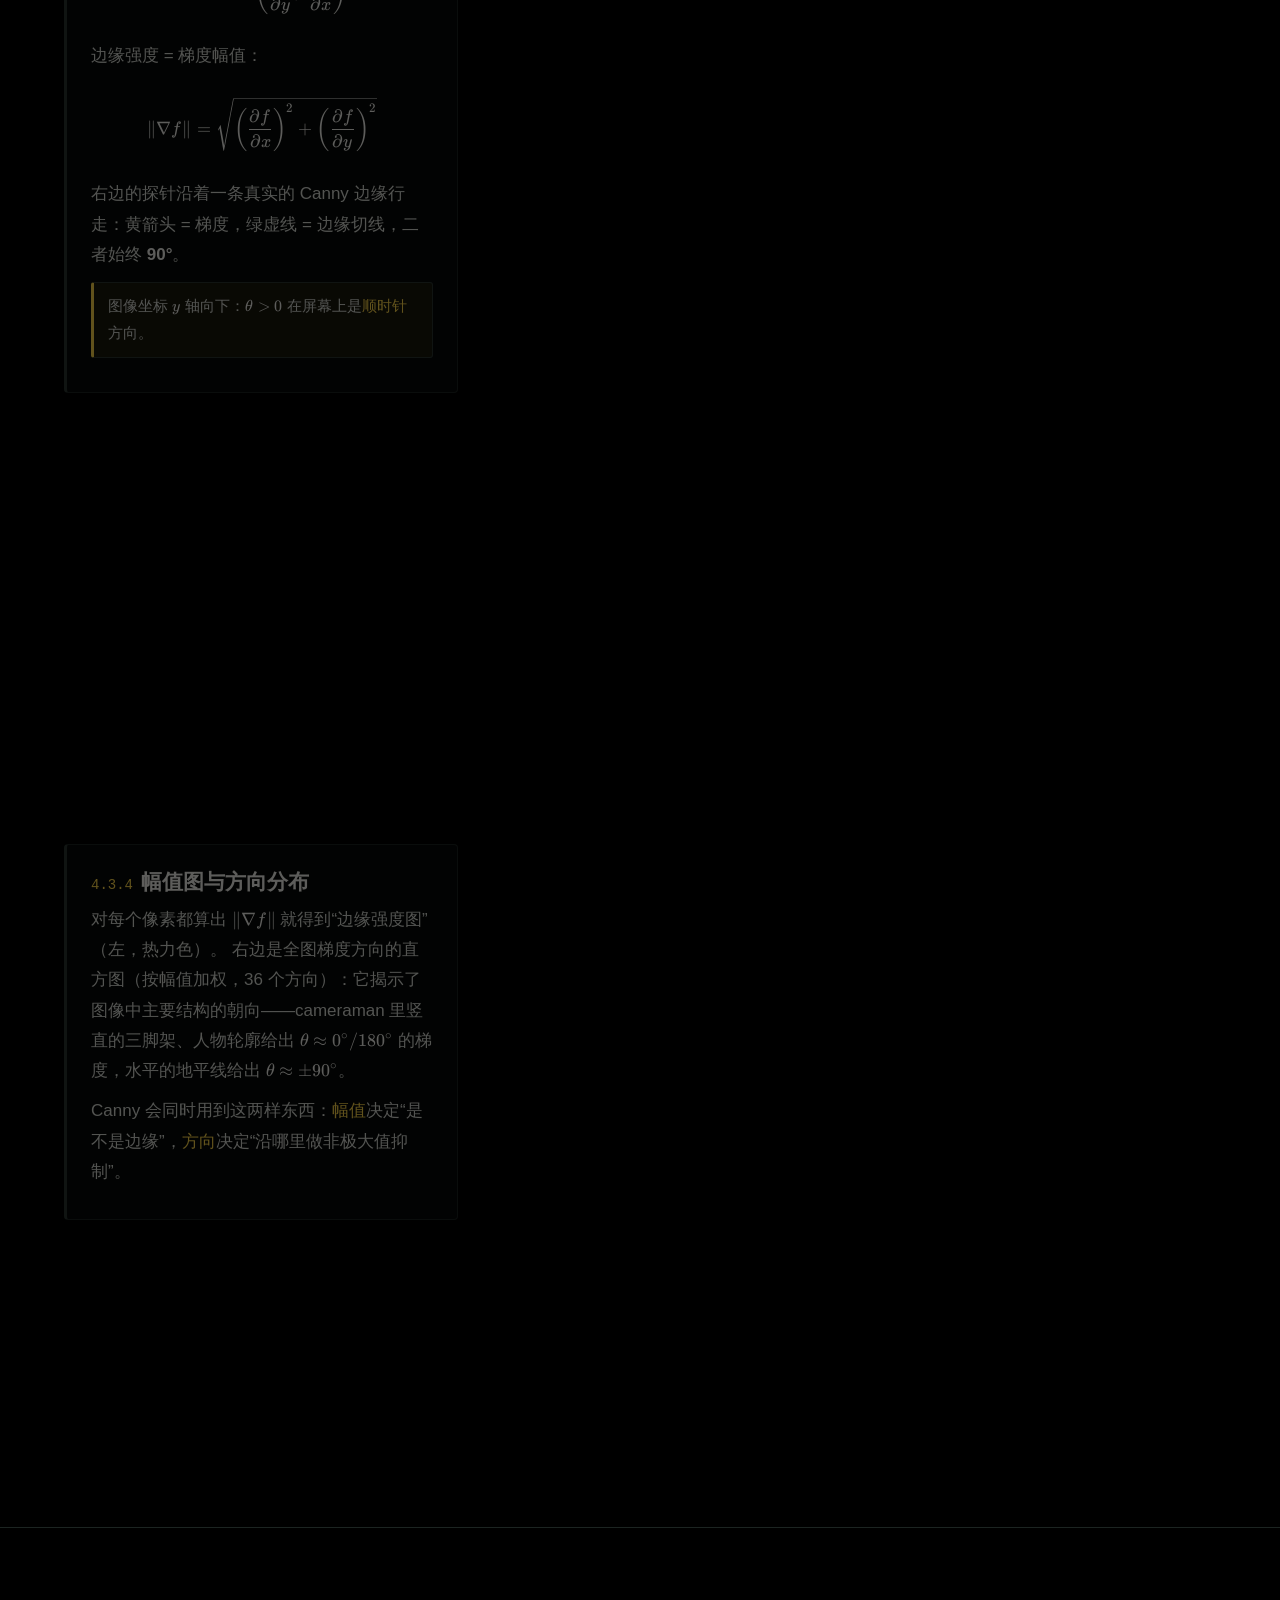
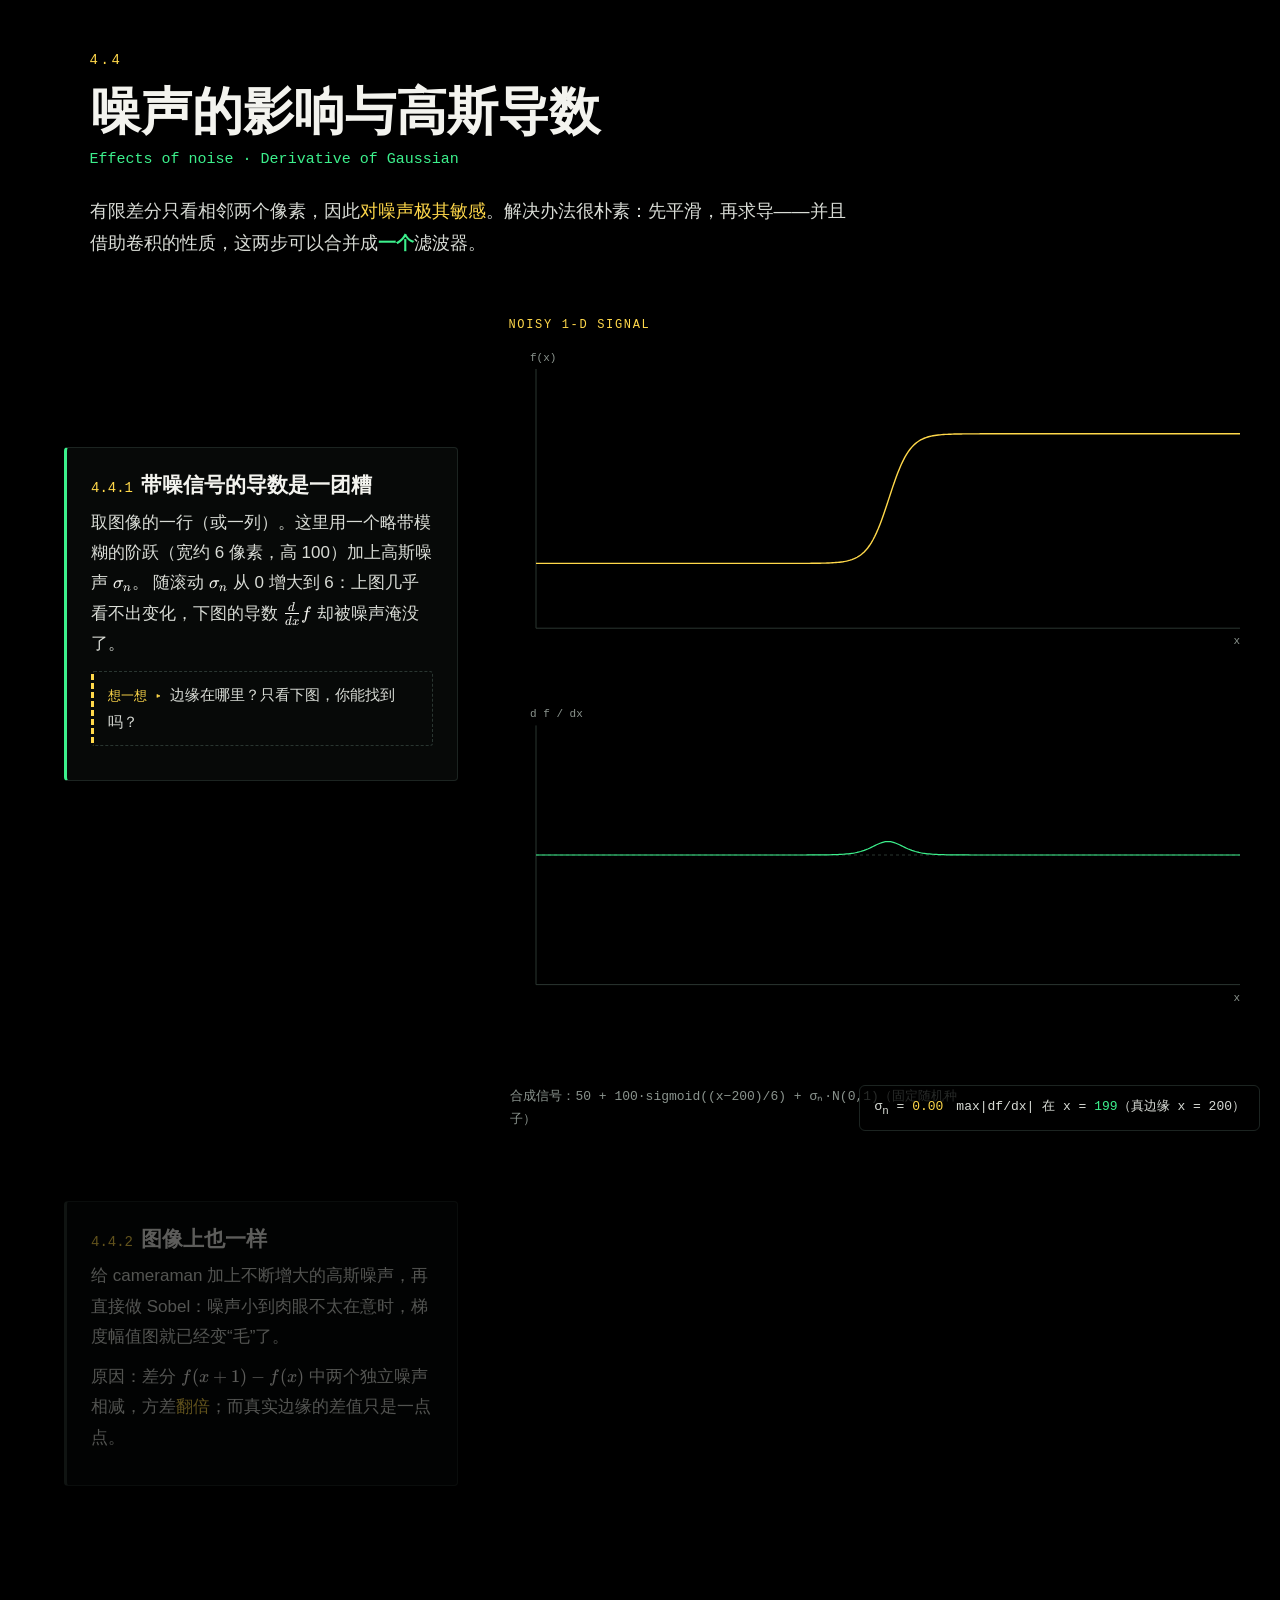
<file: ch4.html>
<!doctype html>
<html lang="zh-CN"><head><meta charset="utf-8">
<meta name="viewport" content="width=device-width,initial-scale=1">
<title>边缘检测 · 计算机视觉与模式识别 · 可视化教程</title>
<link rel="stylesheet" href="assets/site.css">
</head><body>
<div id="app"></div>
<noscript>本网站需要启用 JavaScript。</noscript>
<script src="assets/ch4.js"></script>
</body></html>
</file>
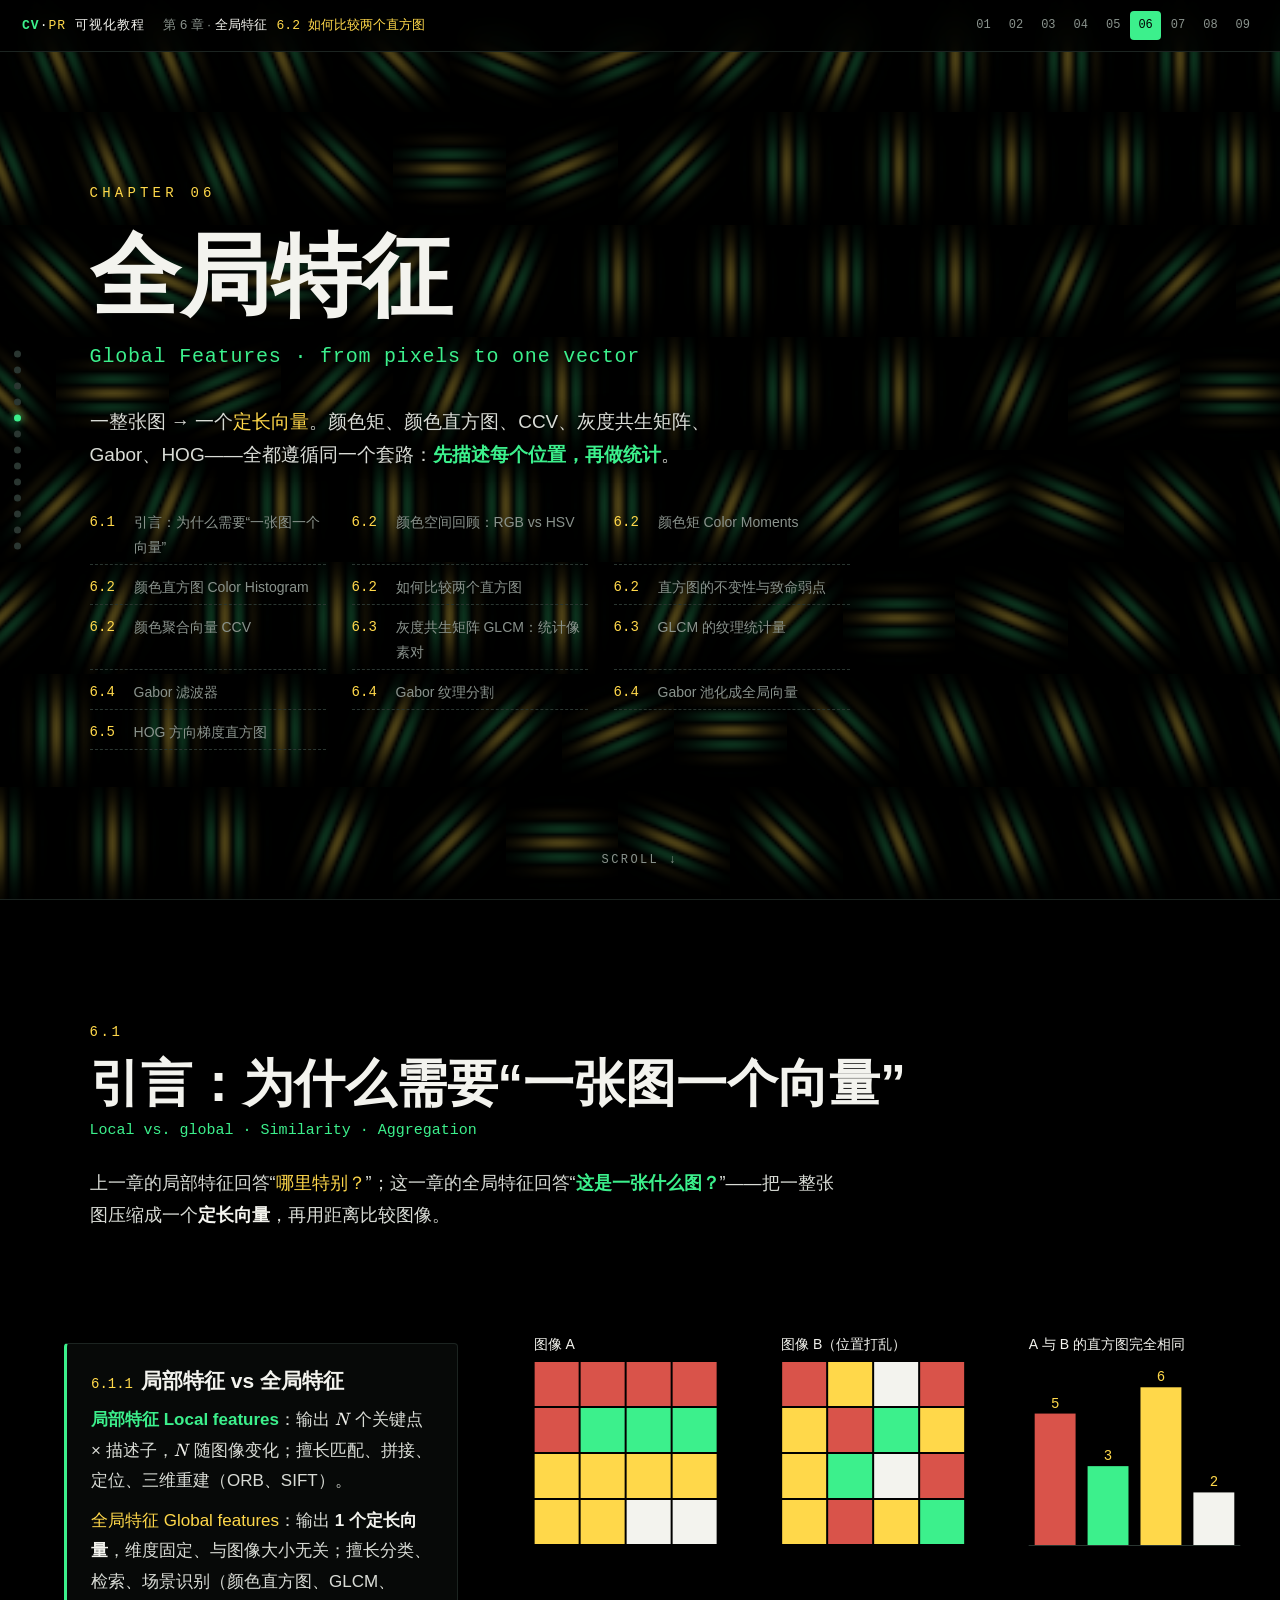
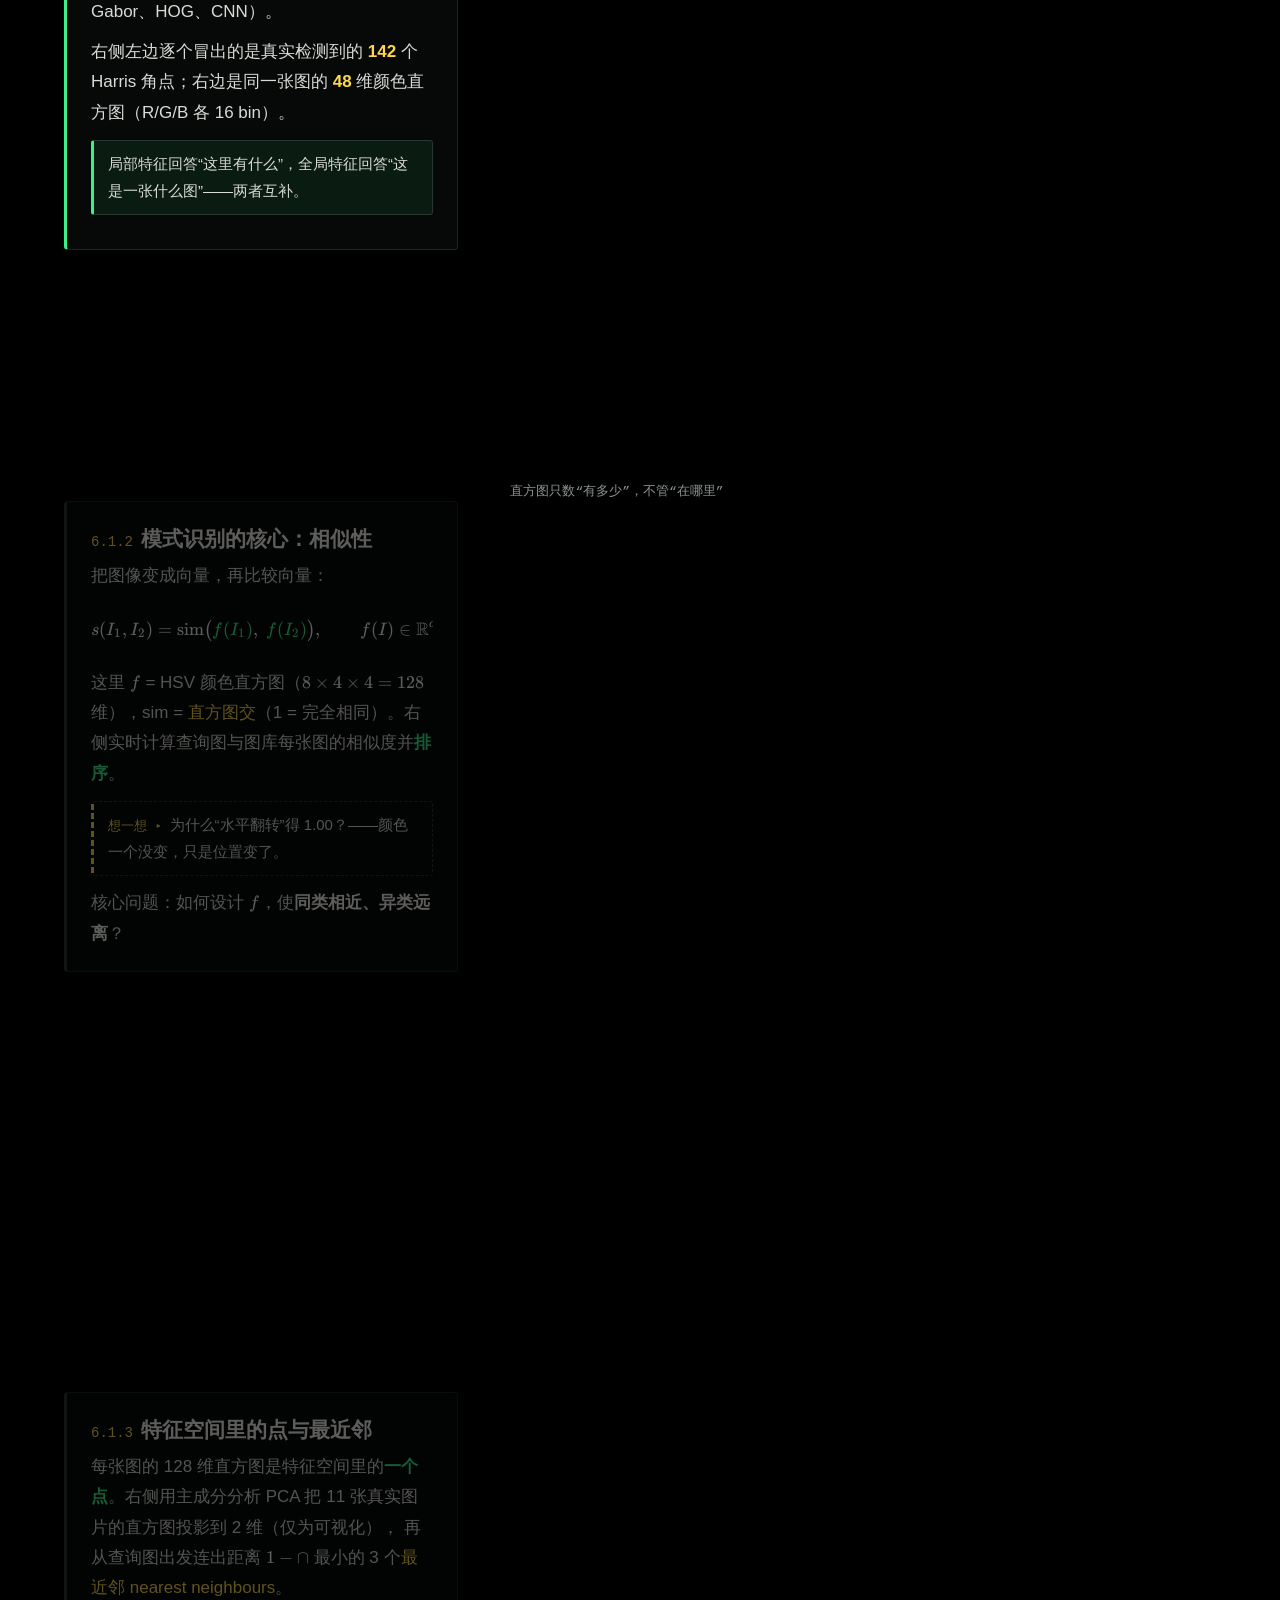
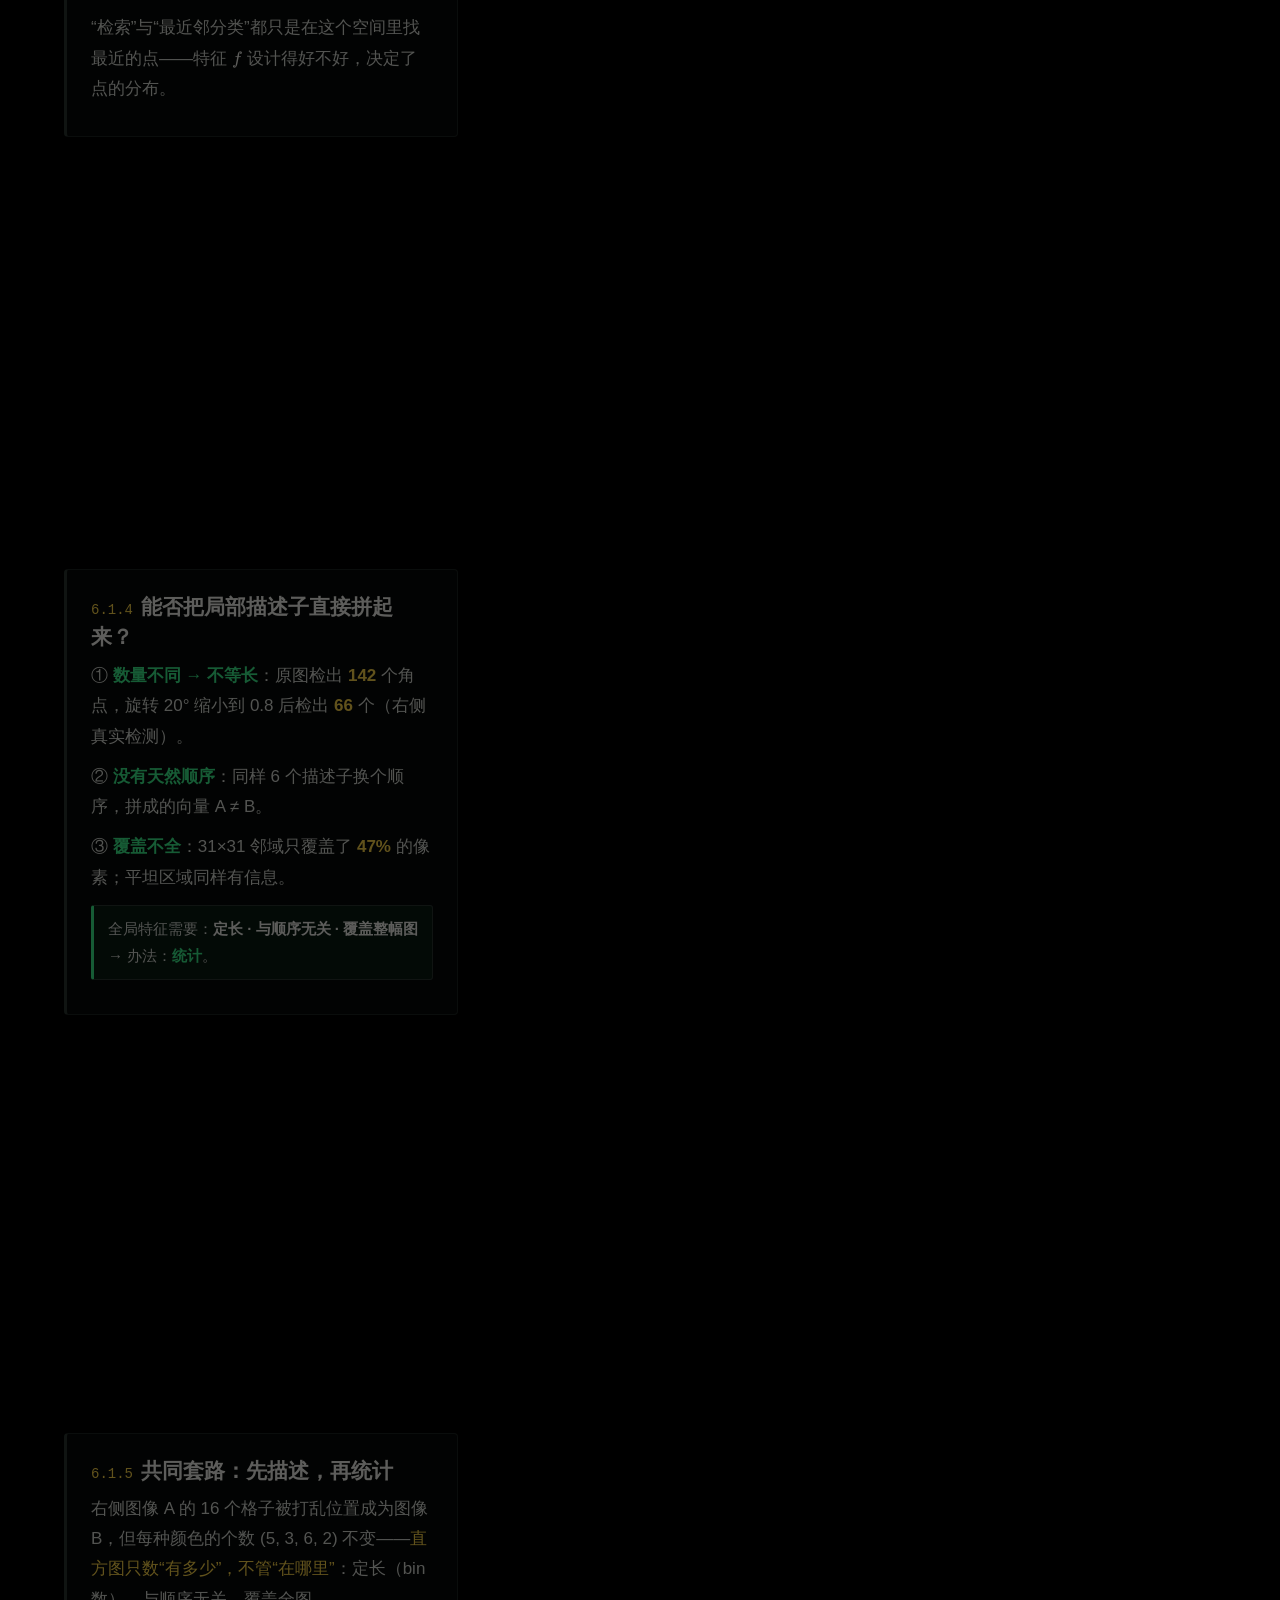
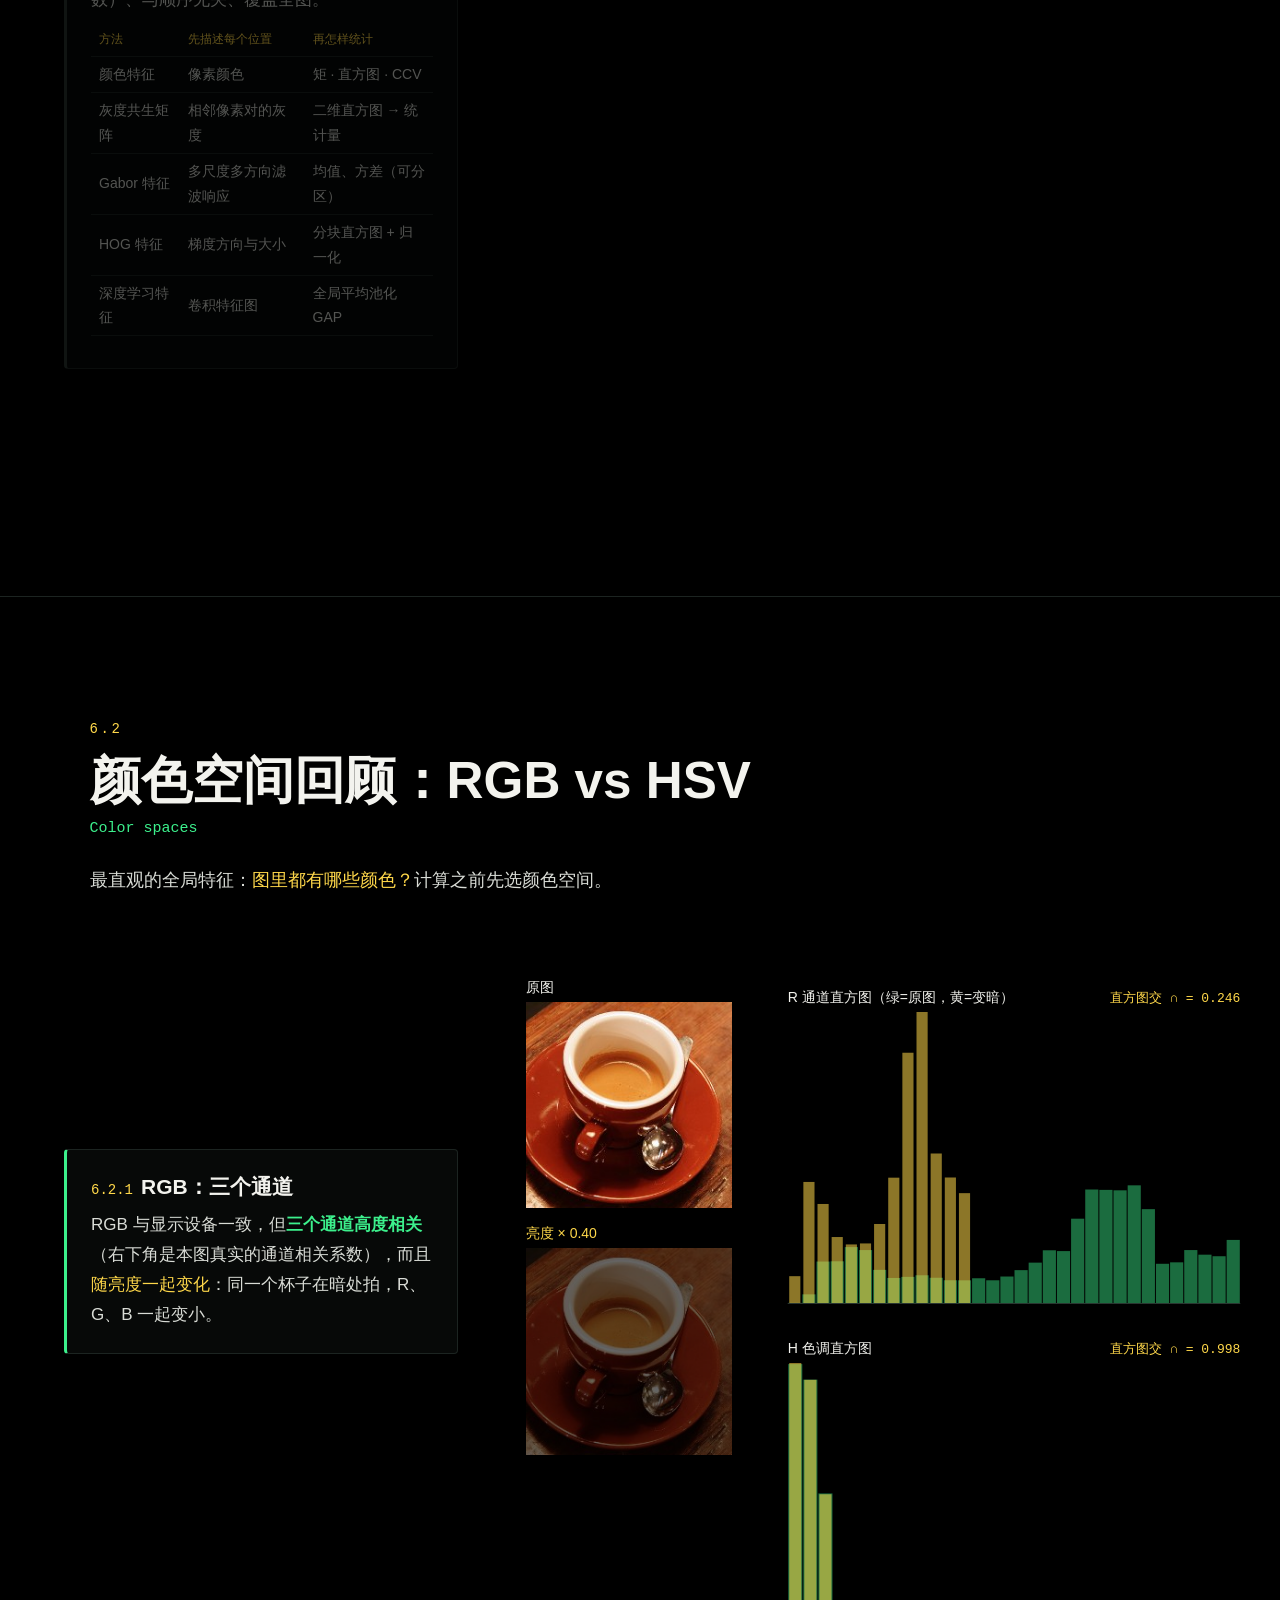
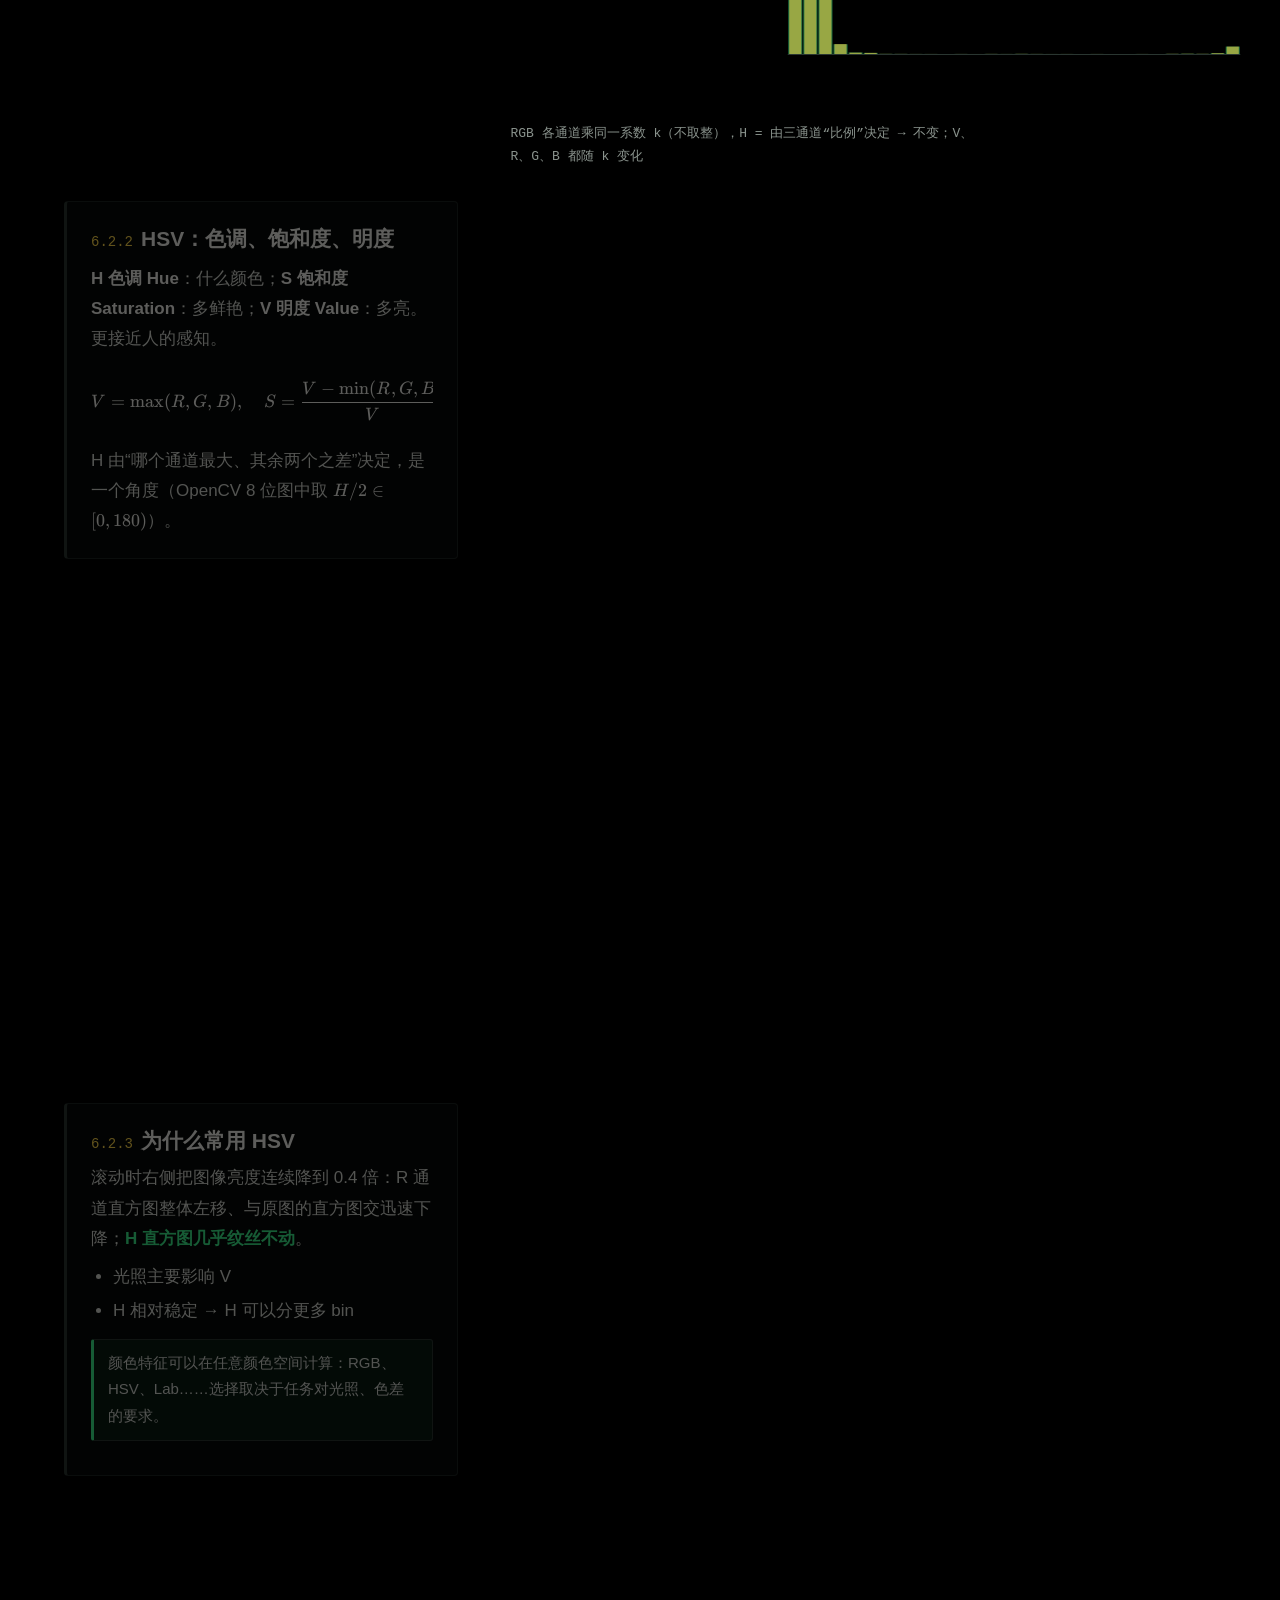
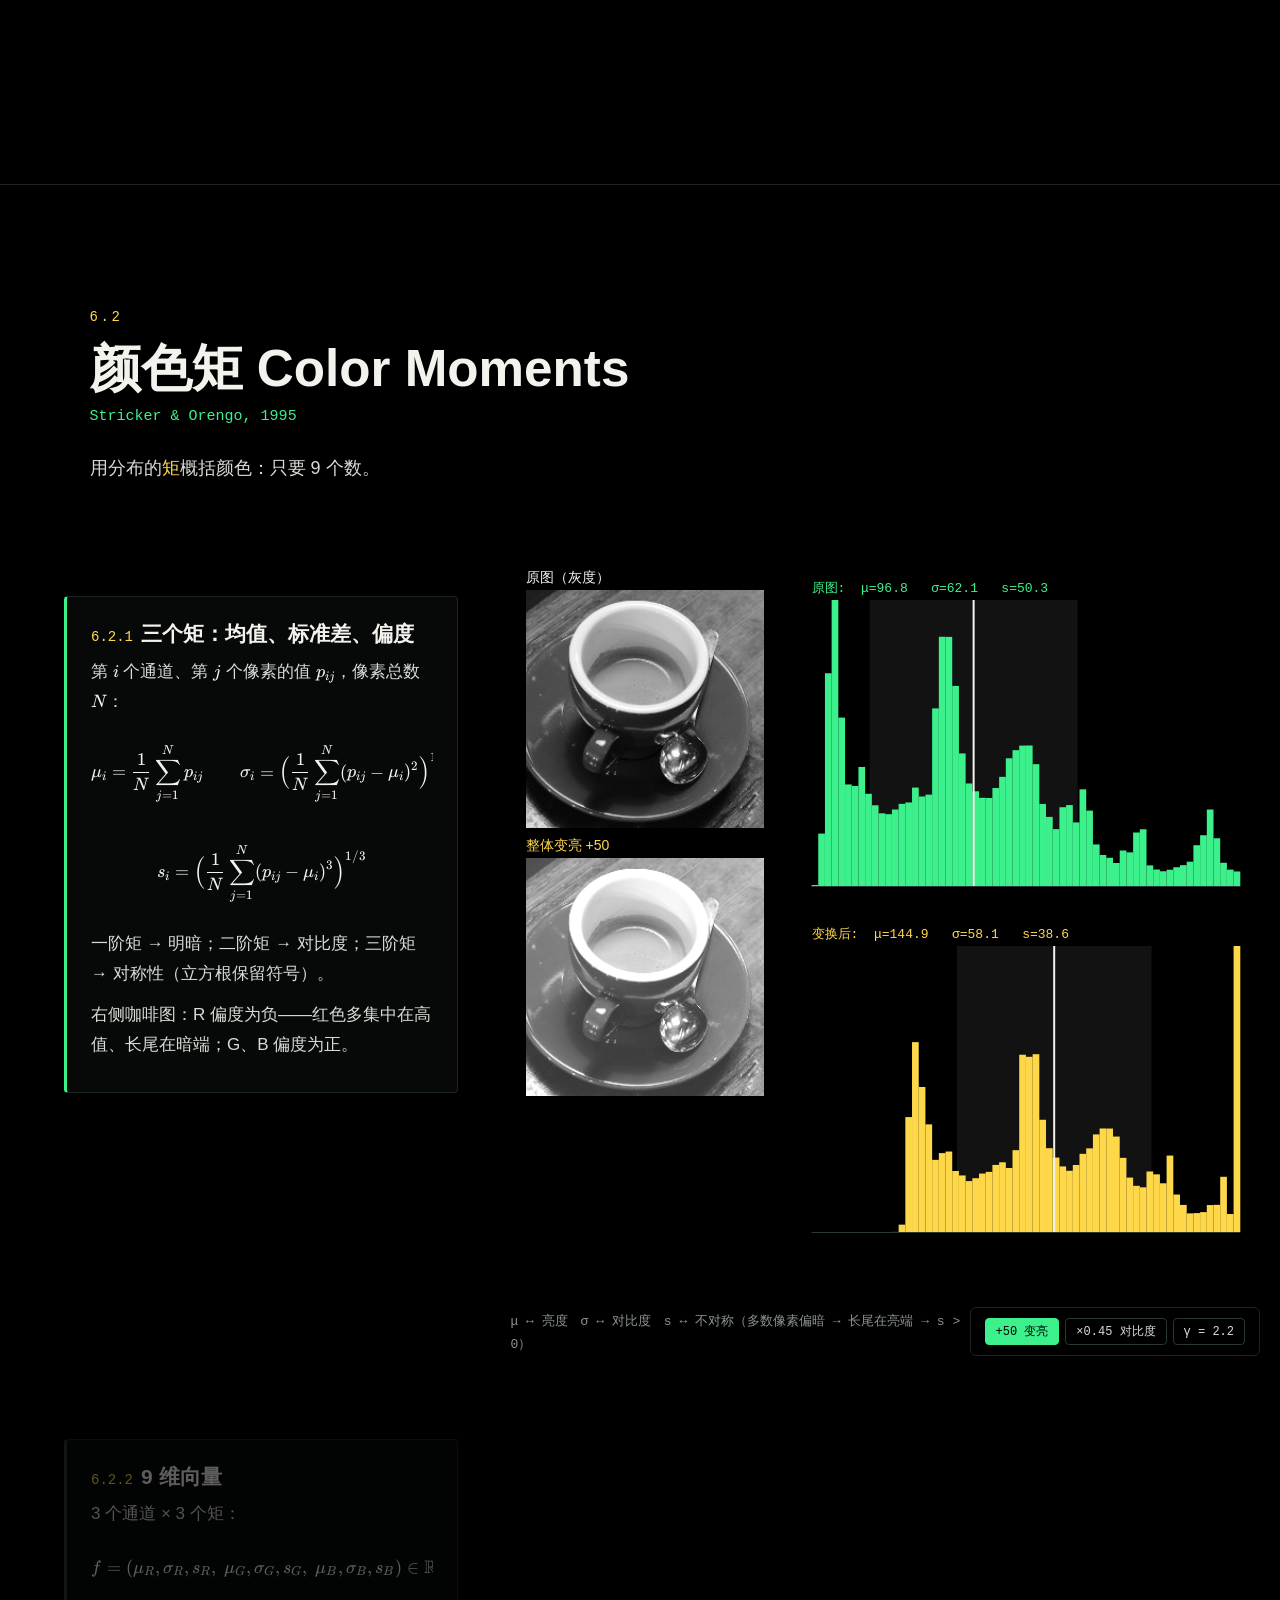
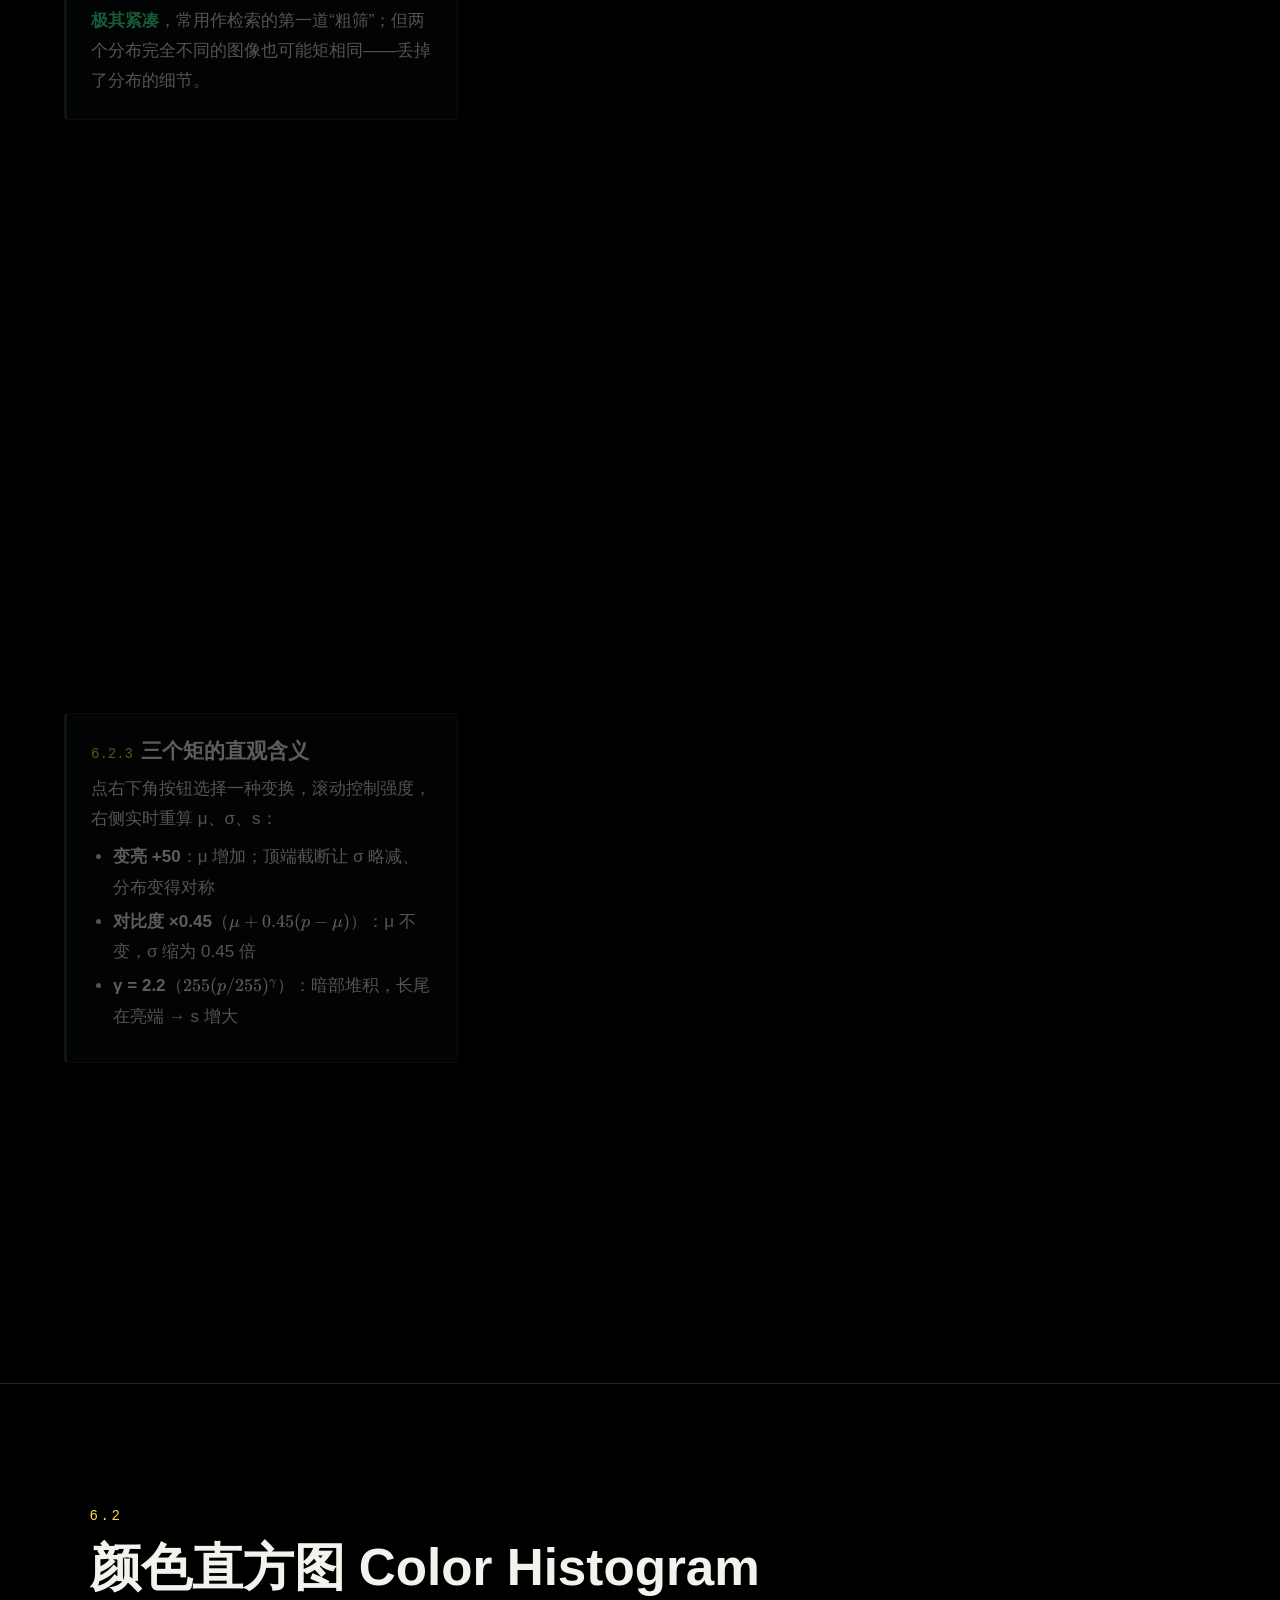
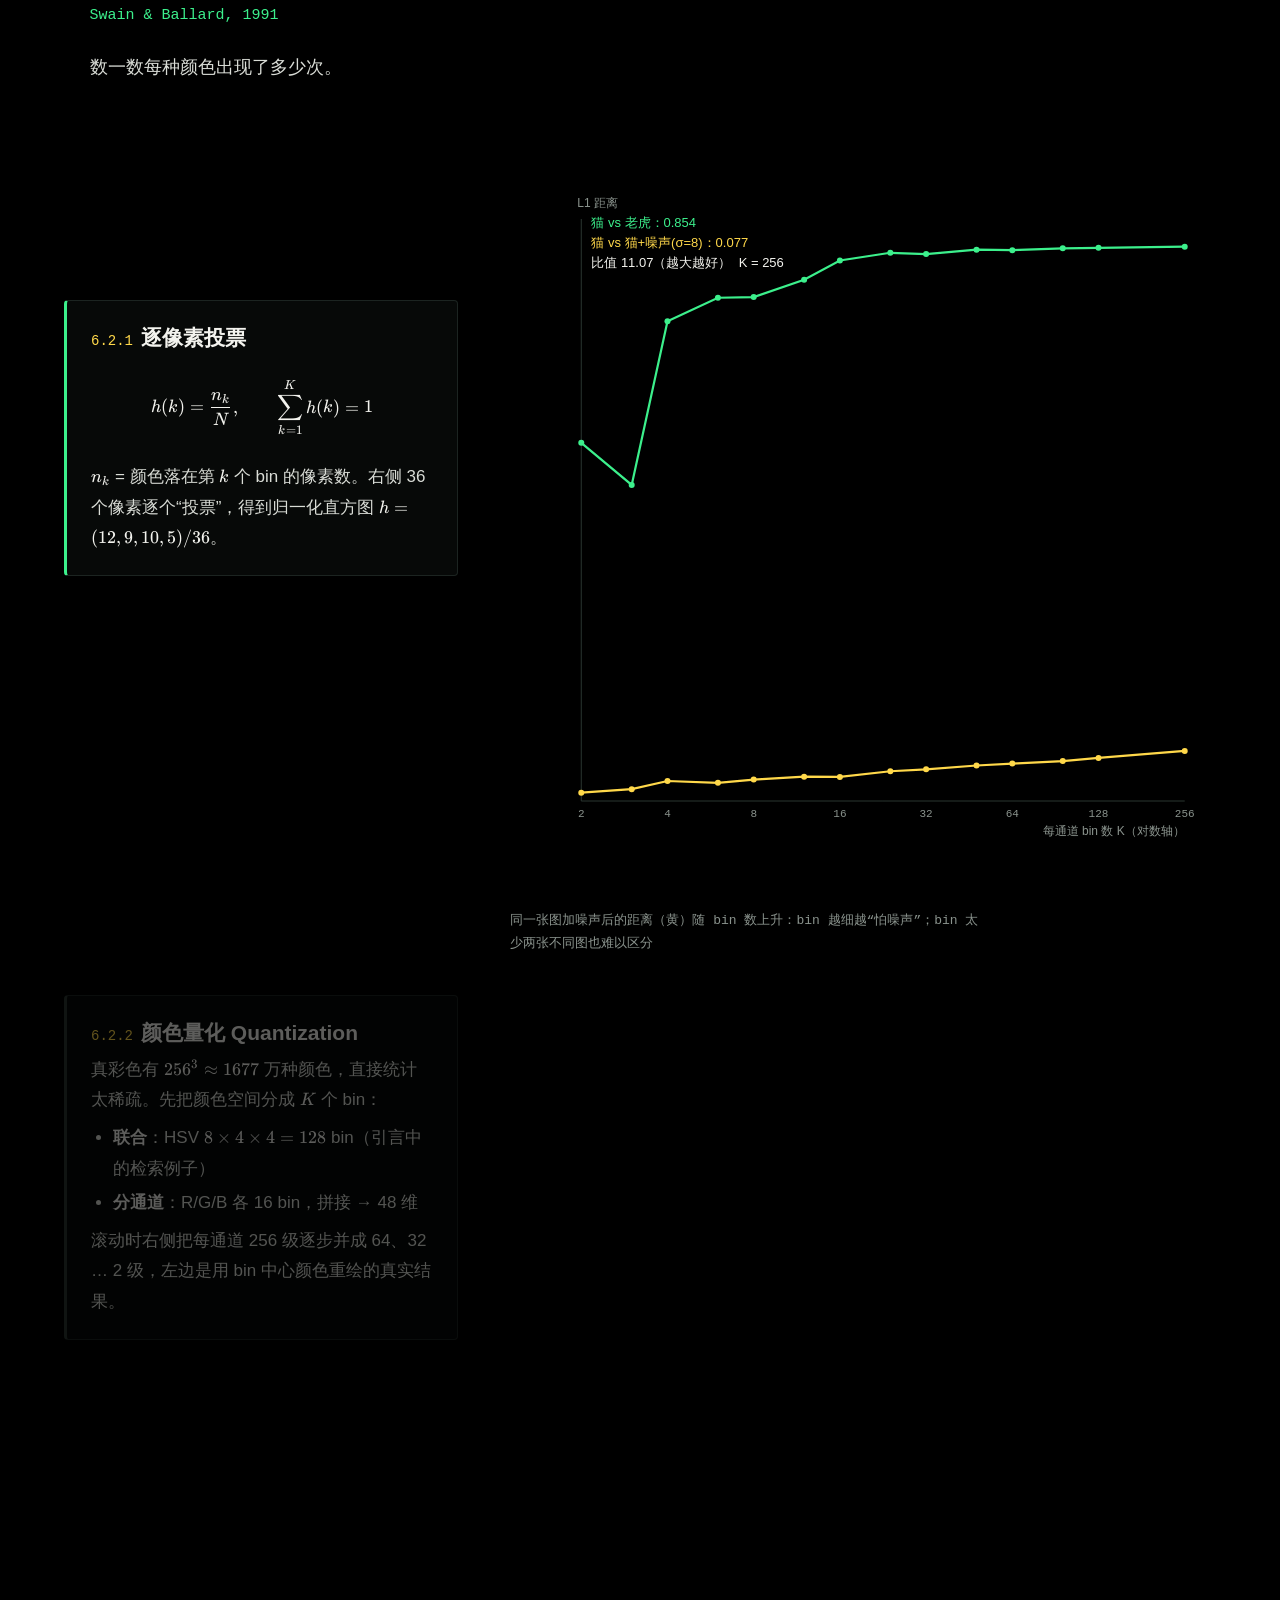
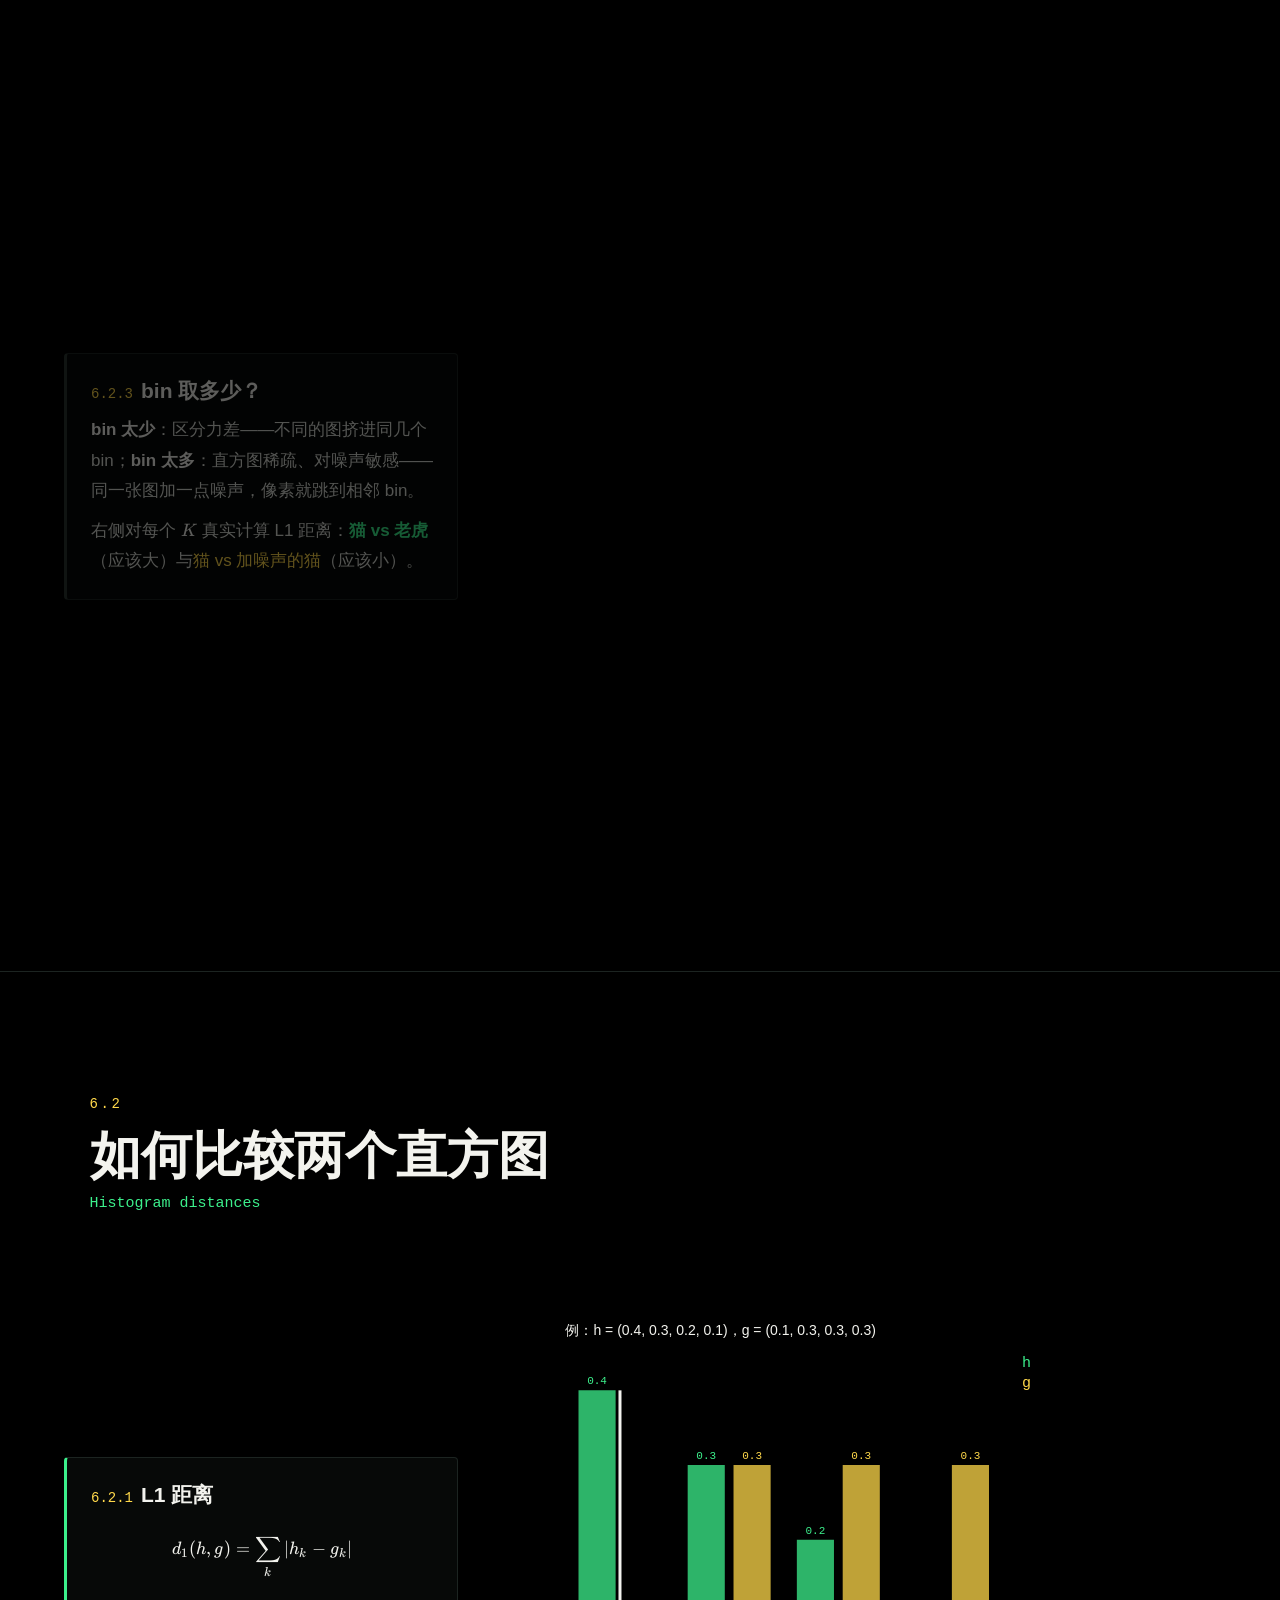
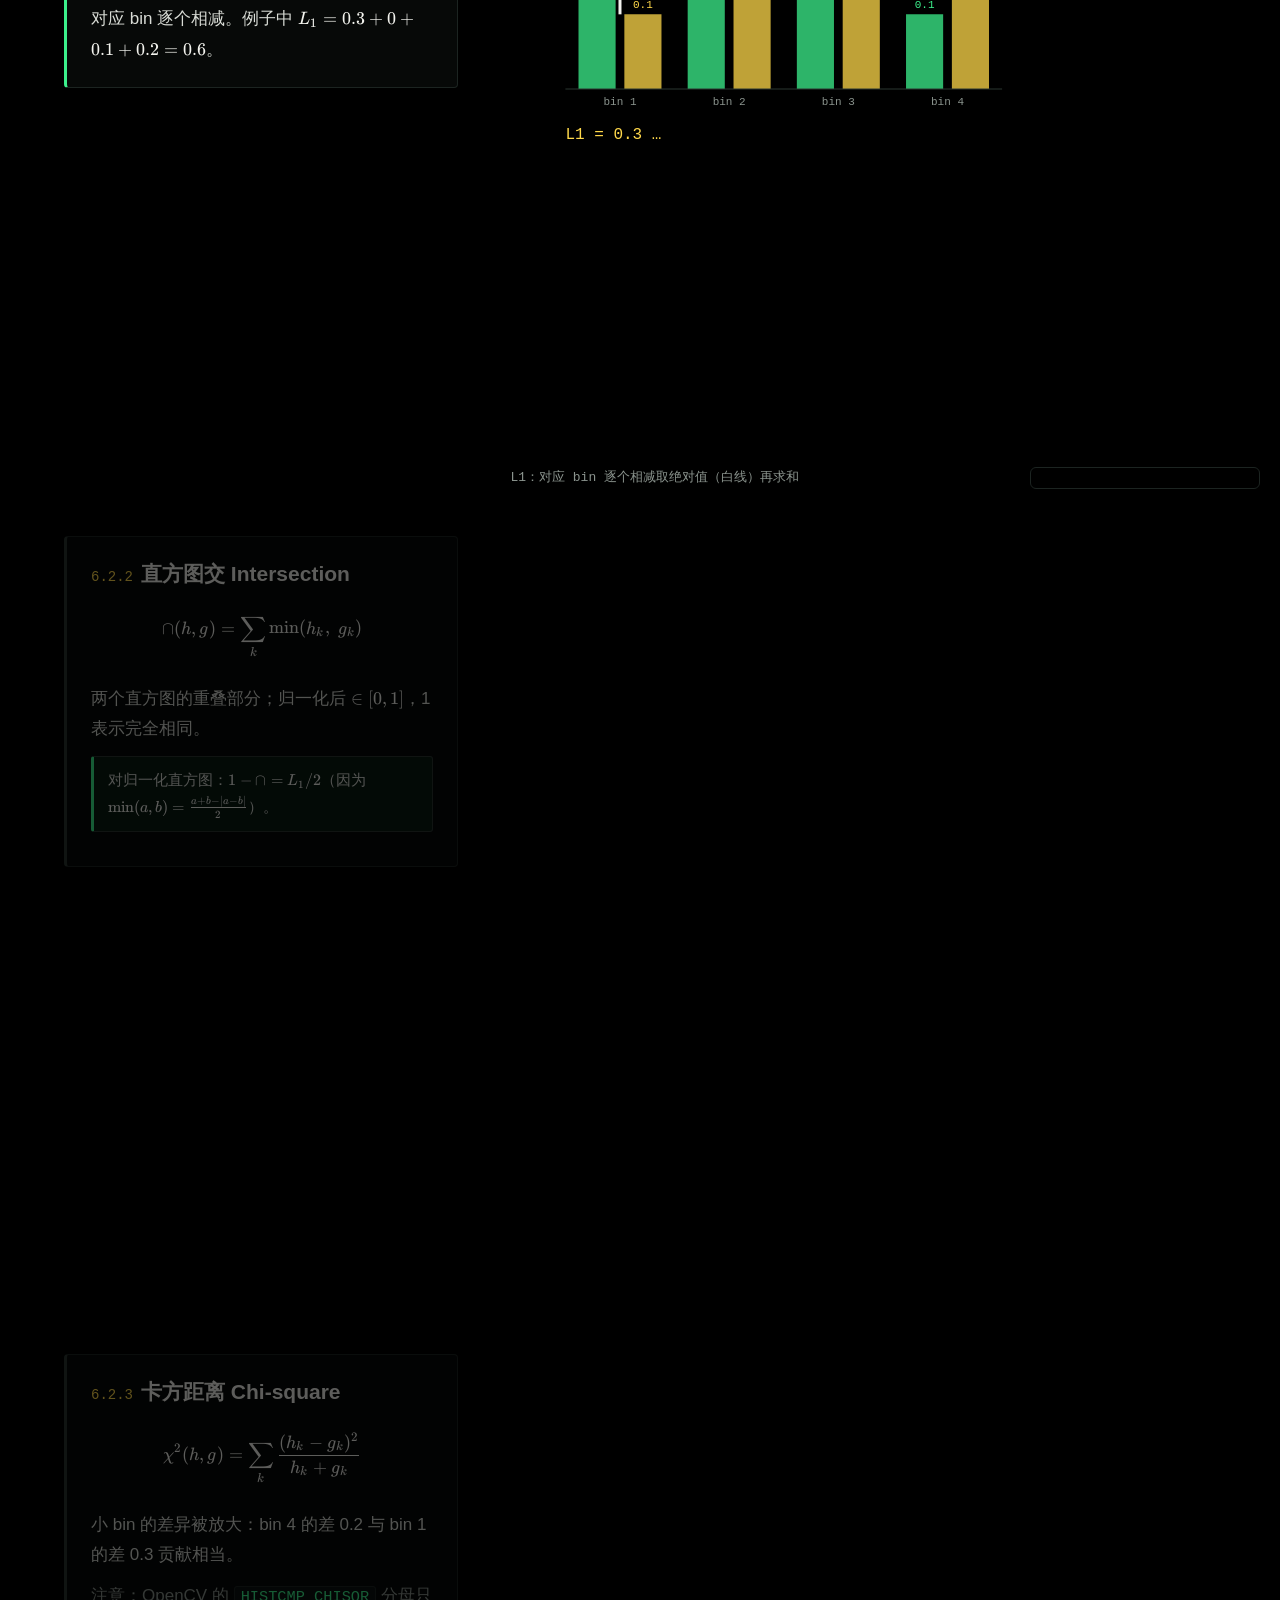
<file: ch6.html>
<!doctype html>
<html lang="zh-CN"><head><meta charset="utf-8">
<meta name="viewport" content="width=device-width,initial-scale=1">
<title>全局特征 · 计算机视觉与模式识别 · 可视化教程</title>
<link rel="stylesheet" href="assets/site.css">
</head><body>
<div id="app"></div>
<noscript>本网站需要启用 JavaScript。</noscript>
<script src="assets/ch6.js"></script>
</body></html>
</file>
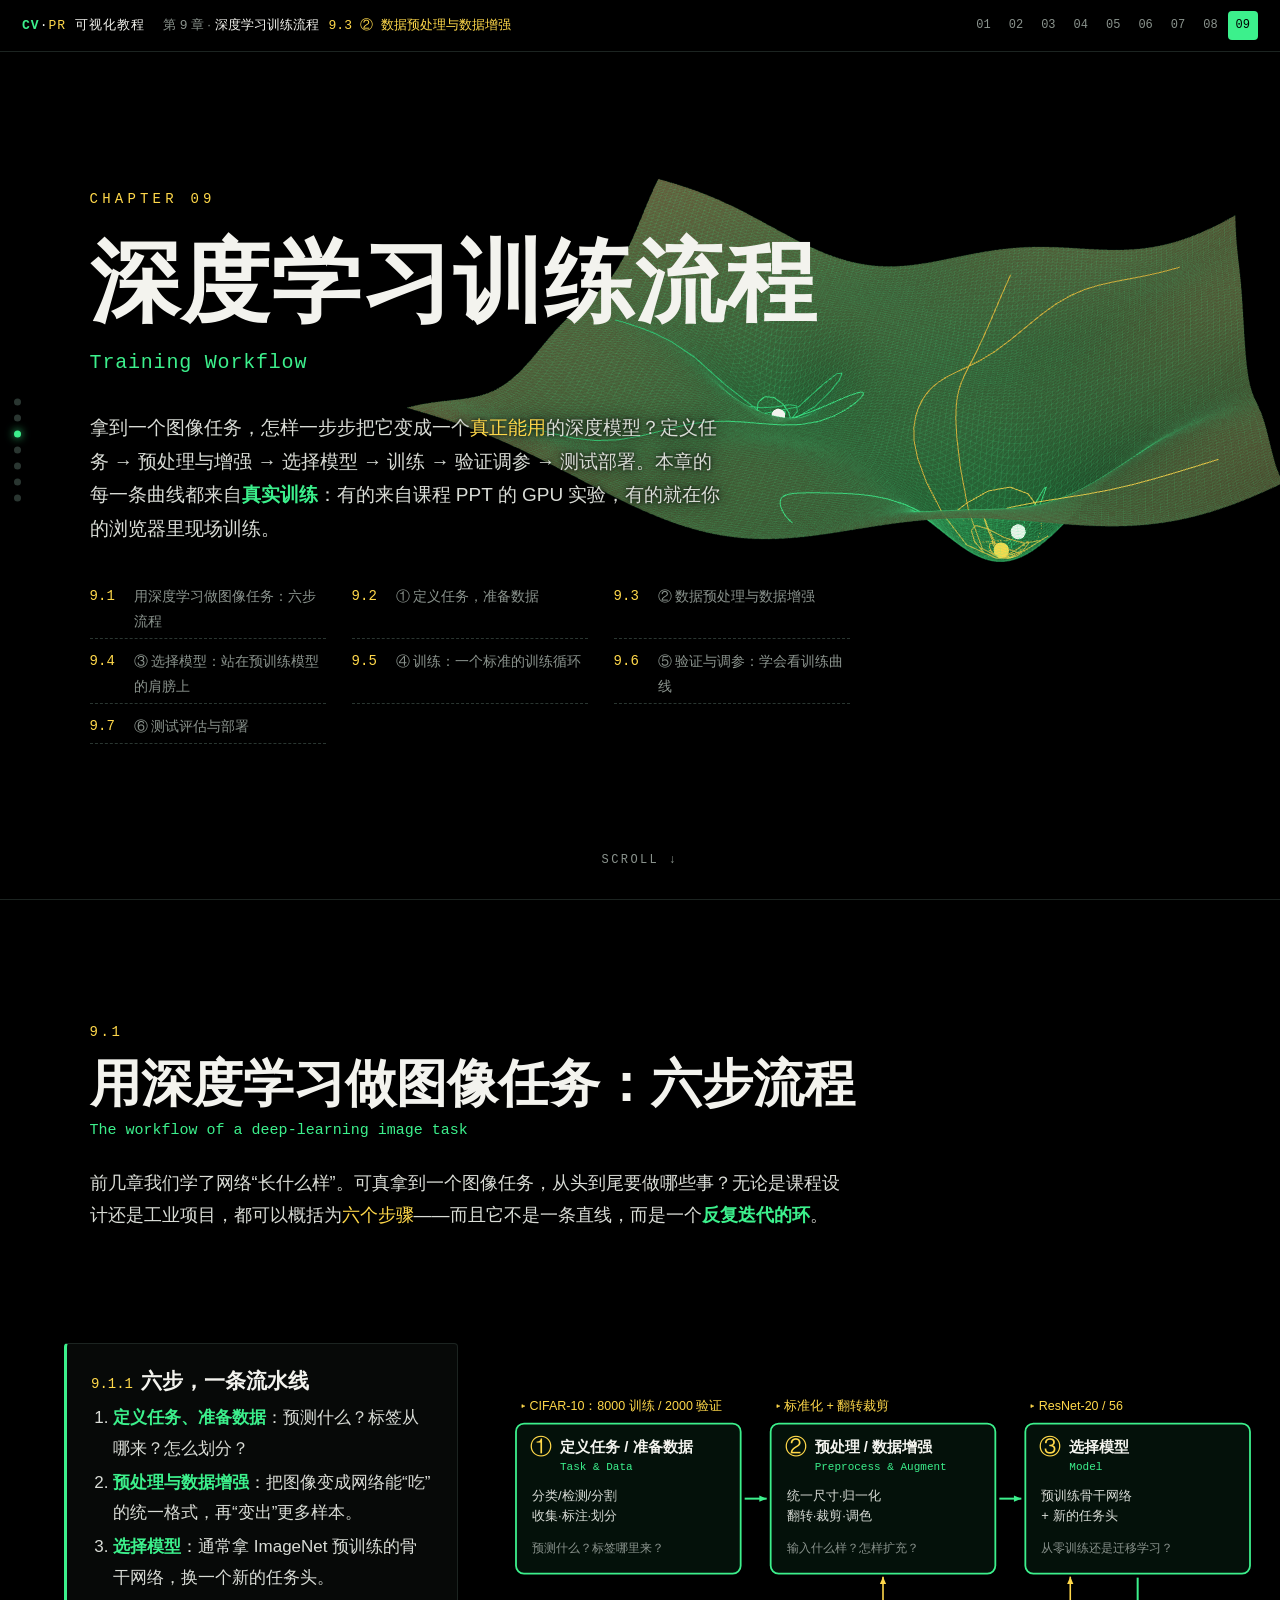
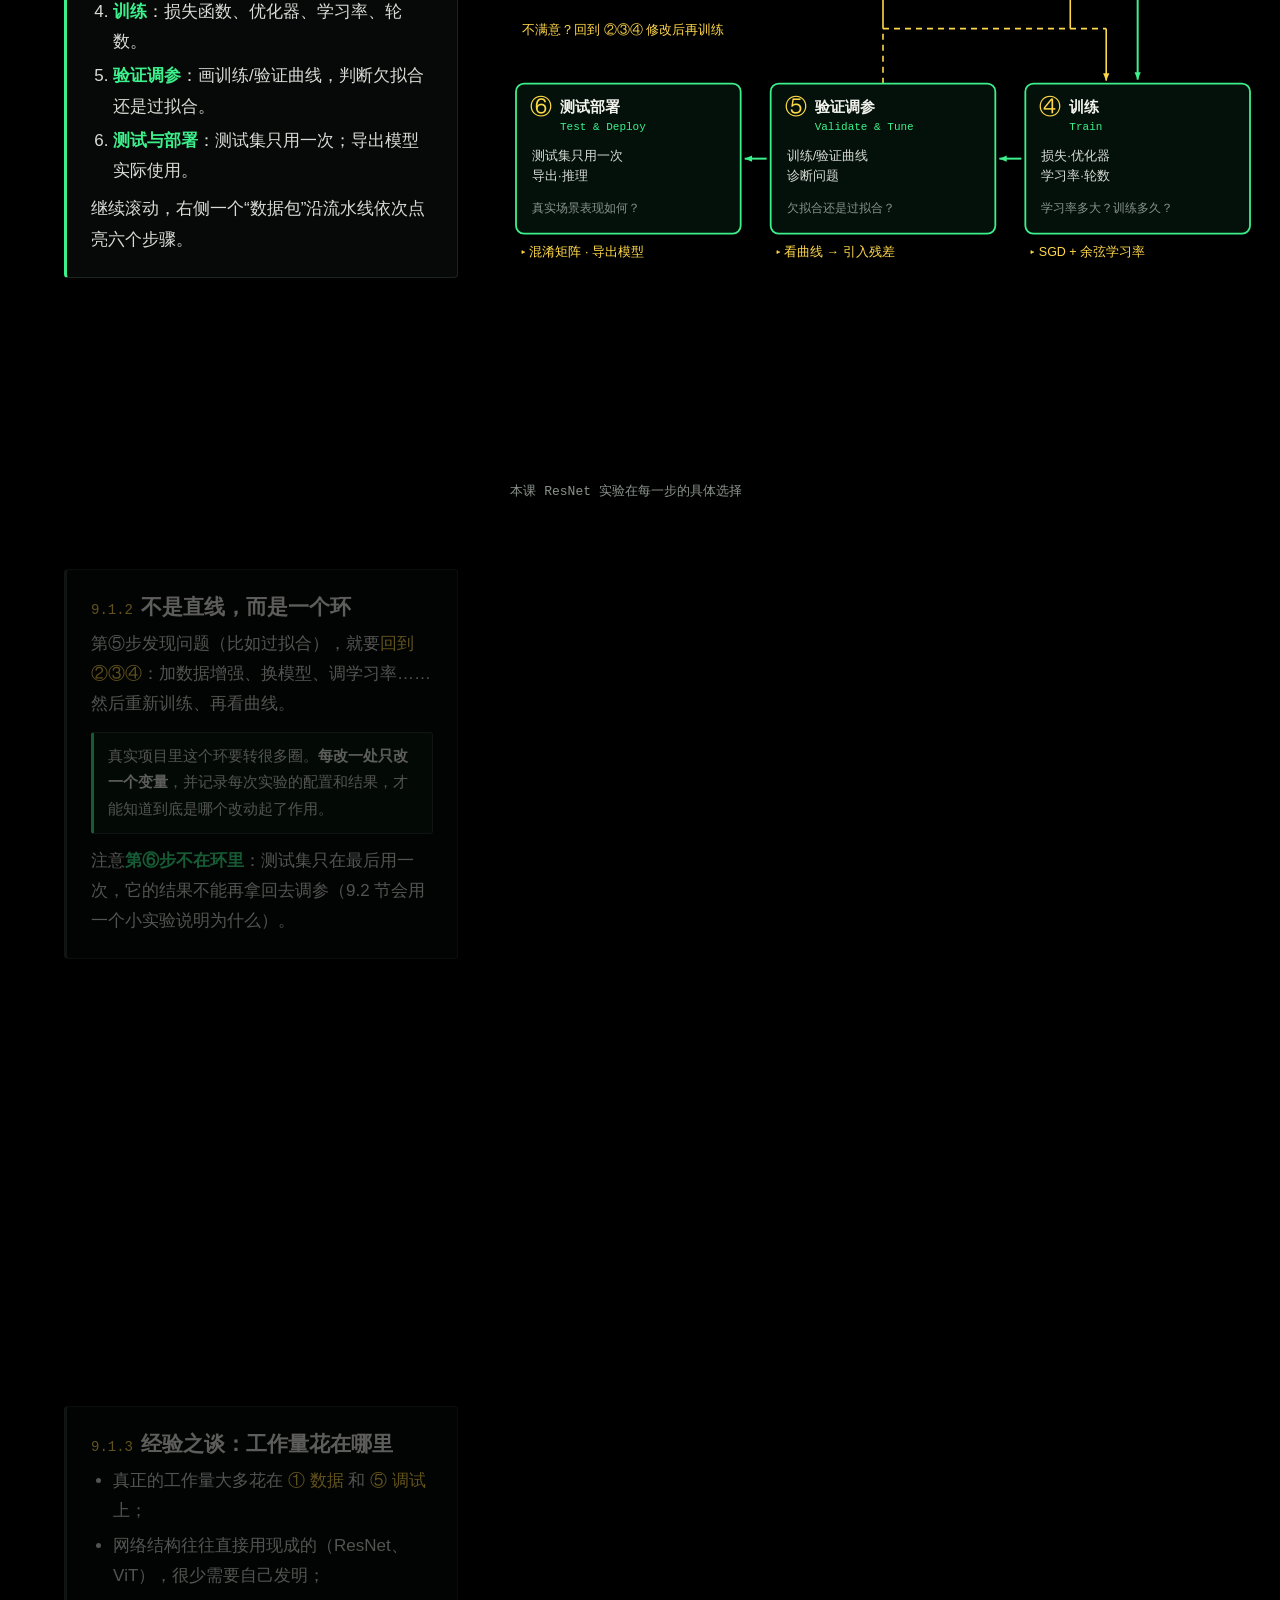
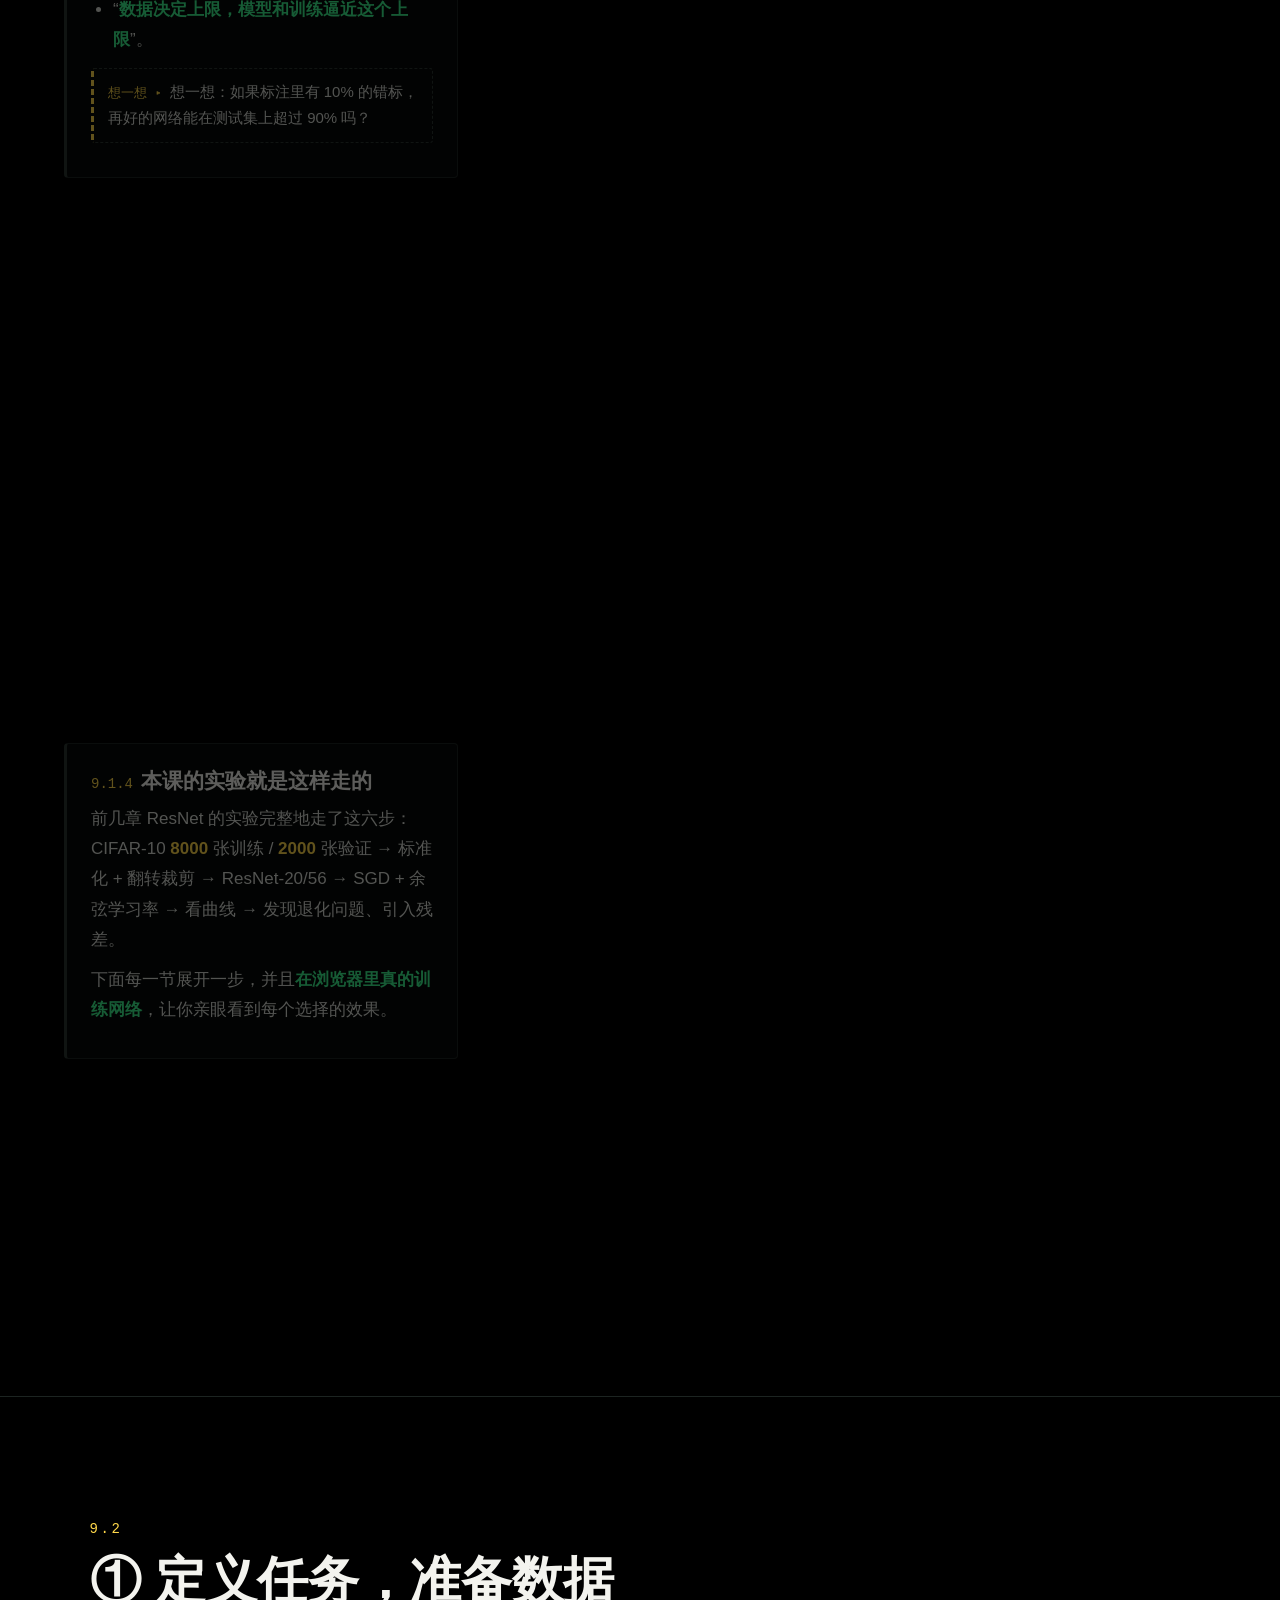
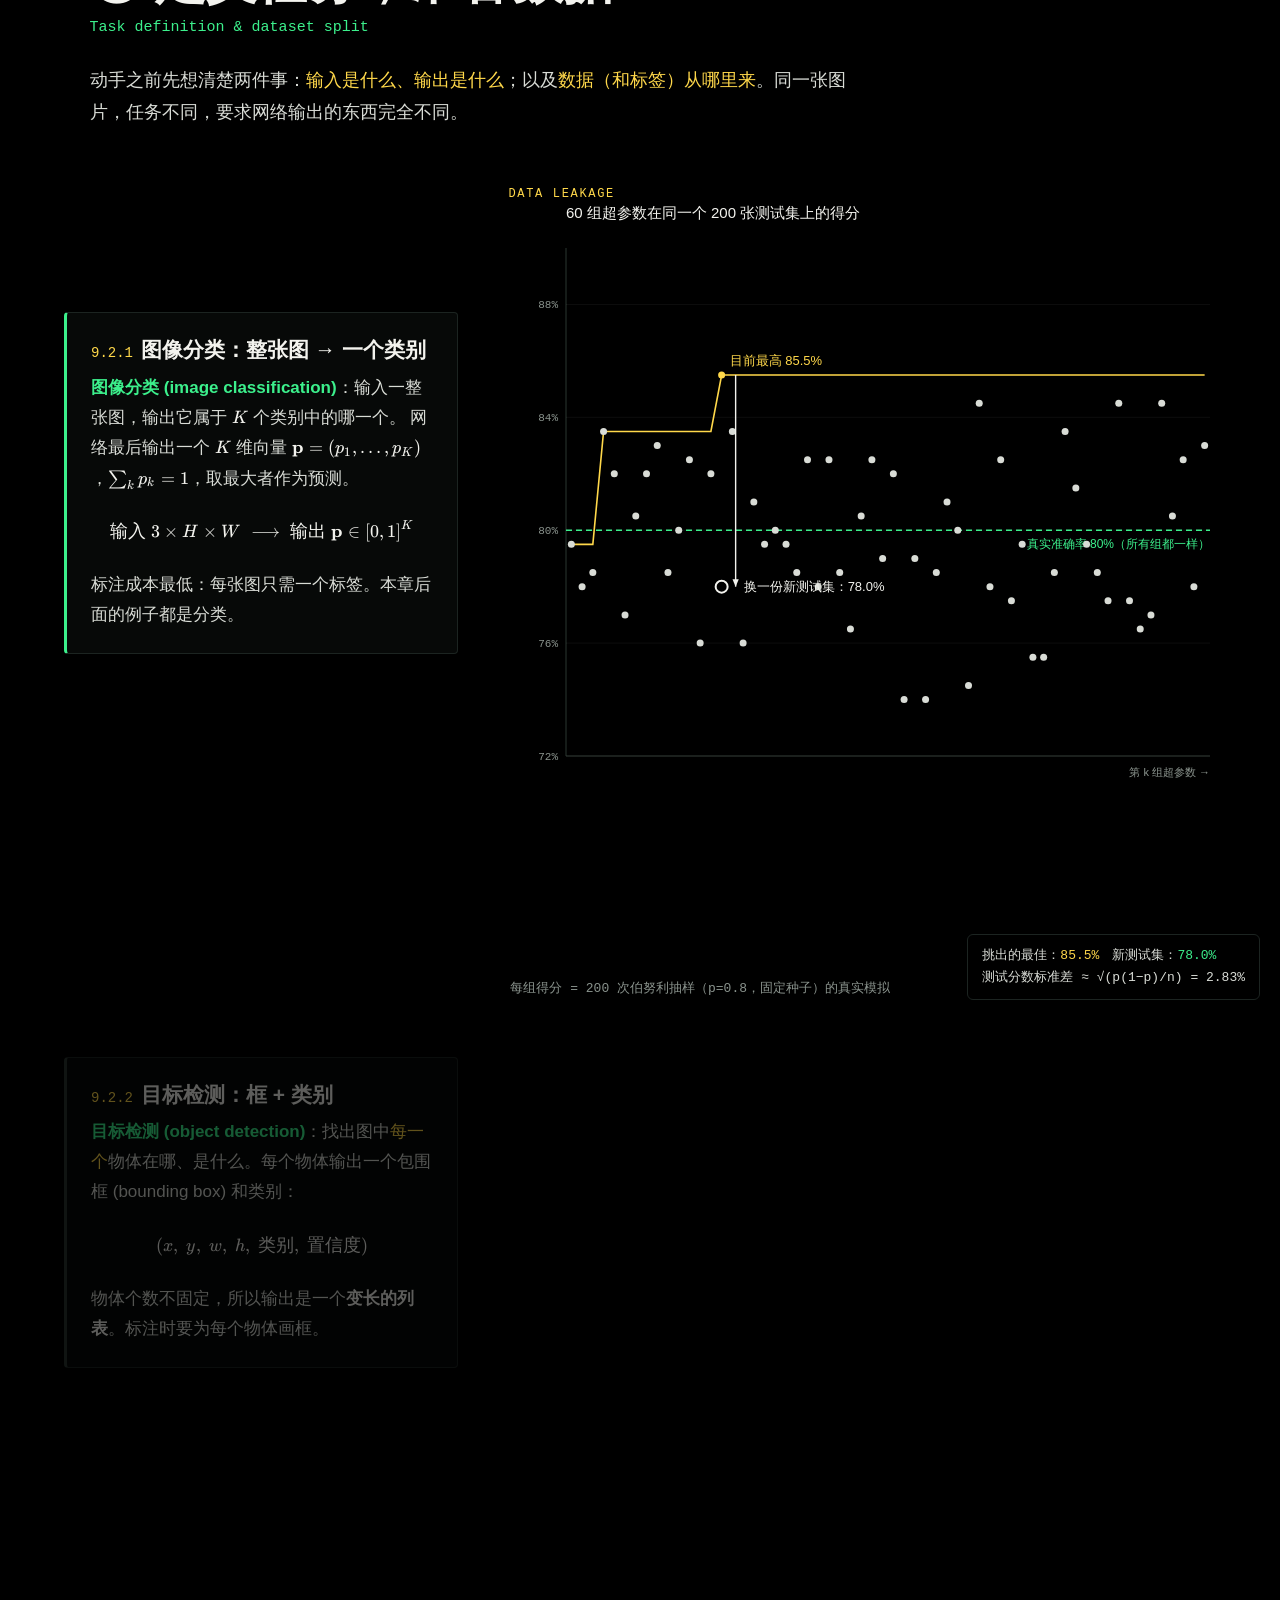
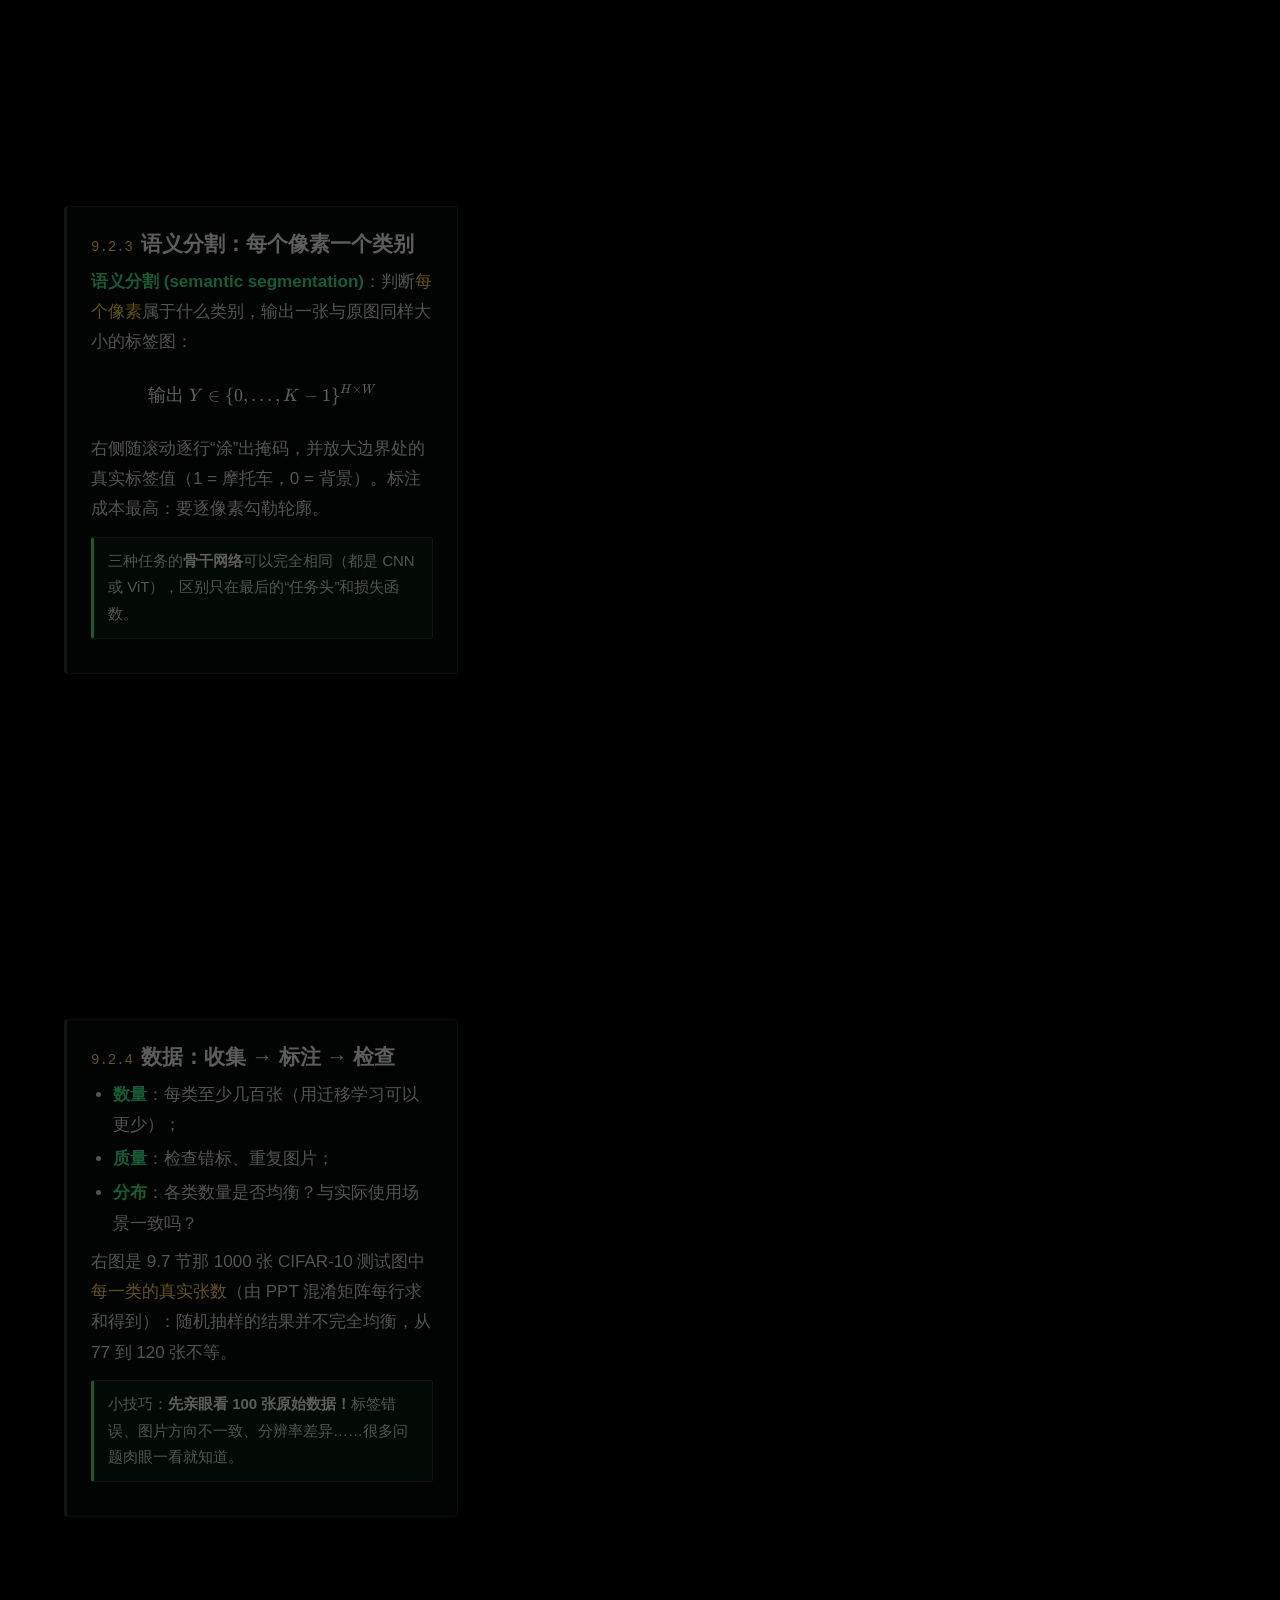
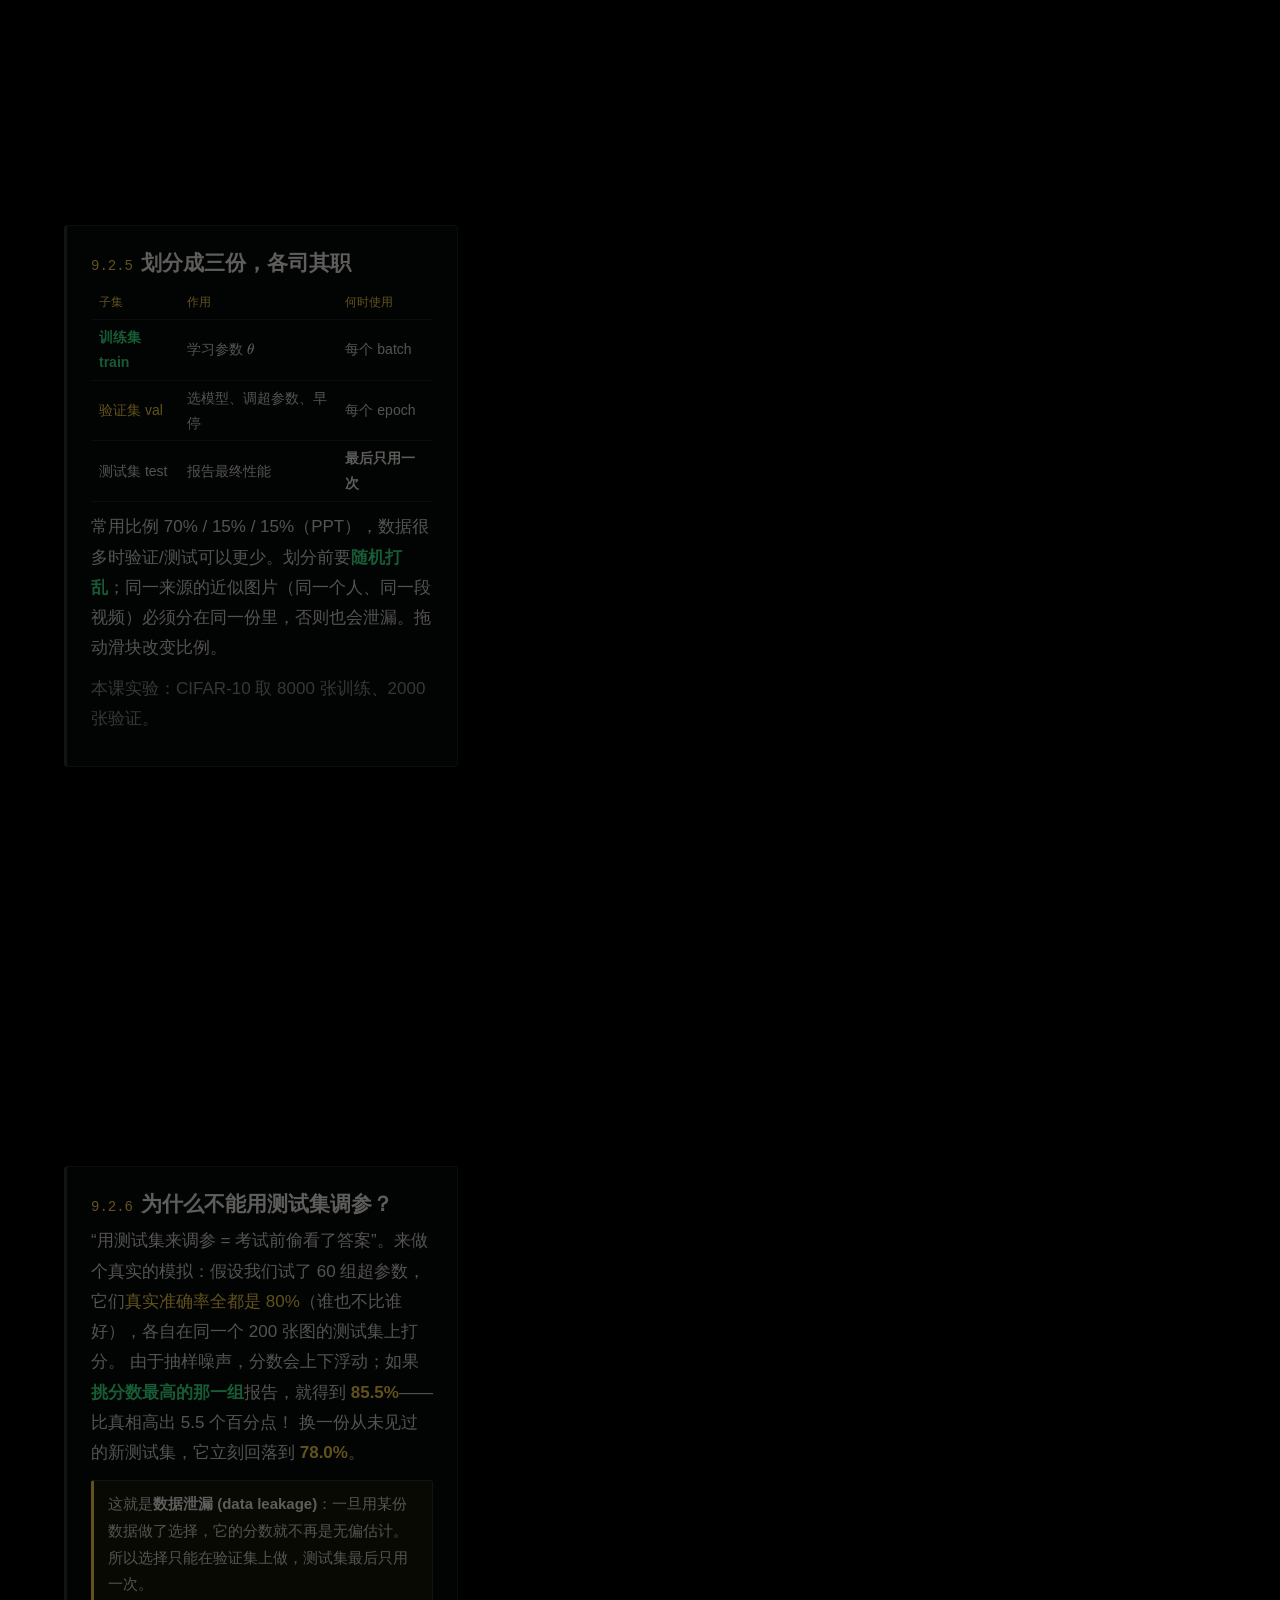
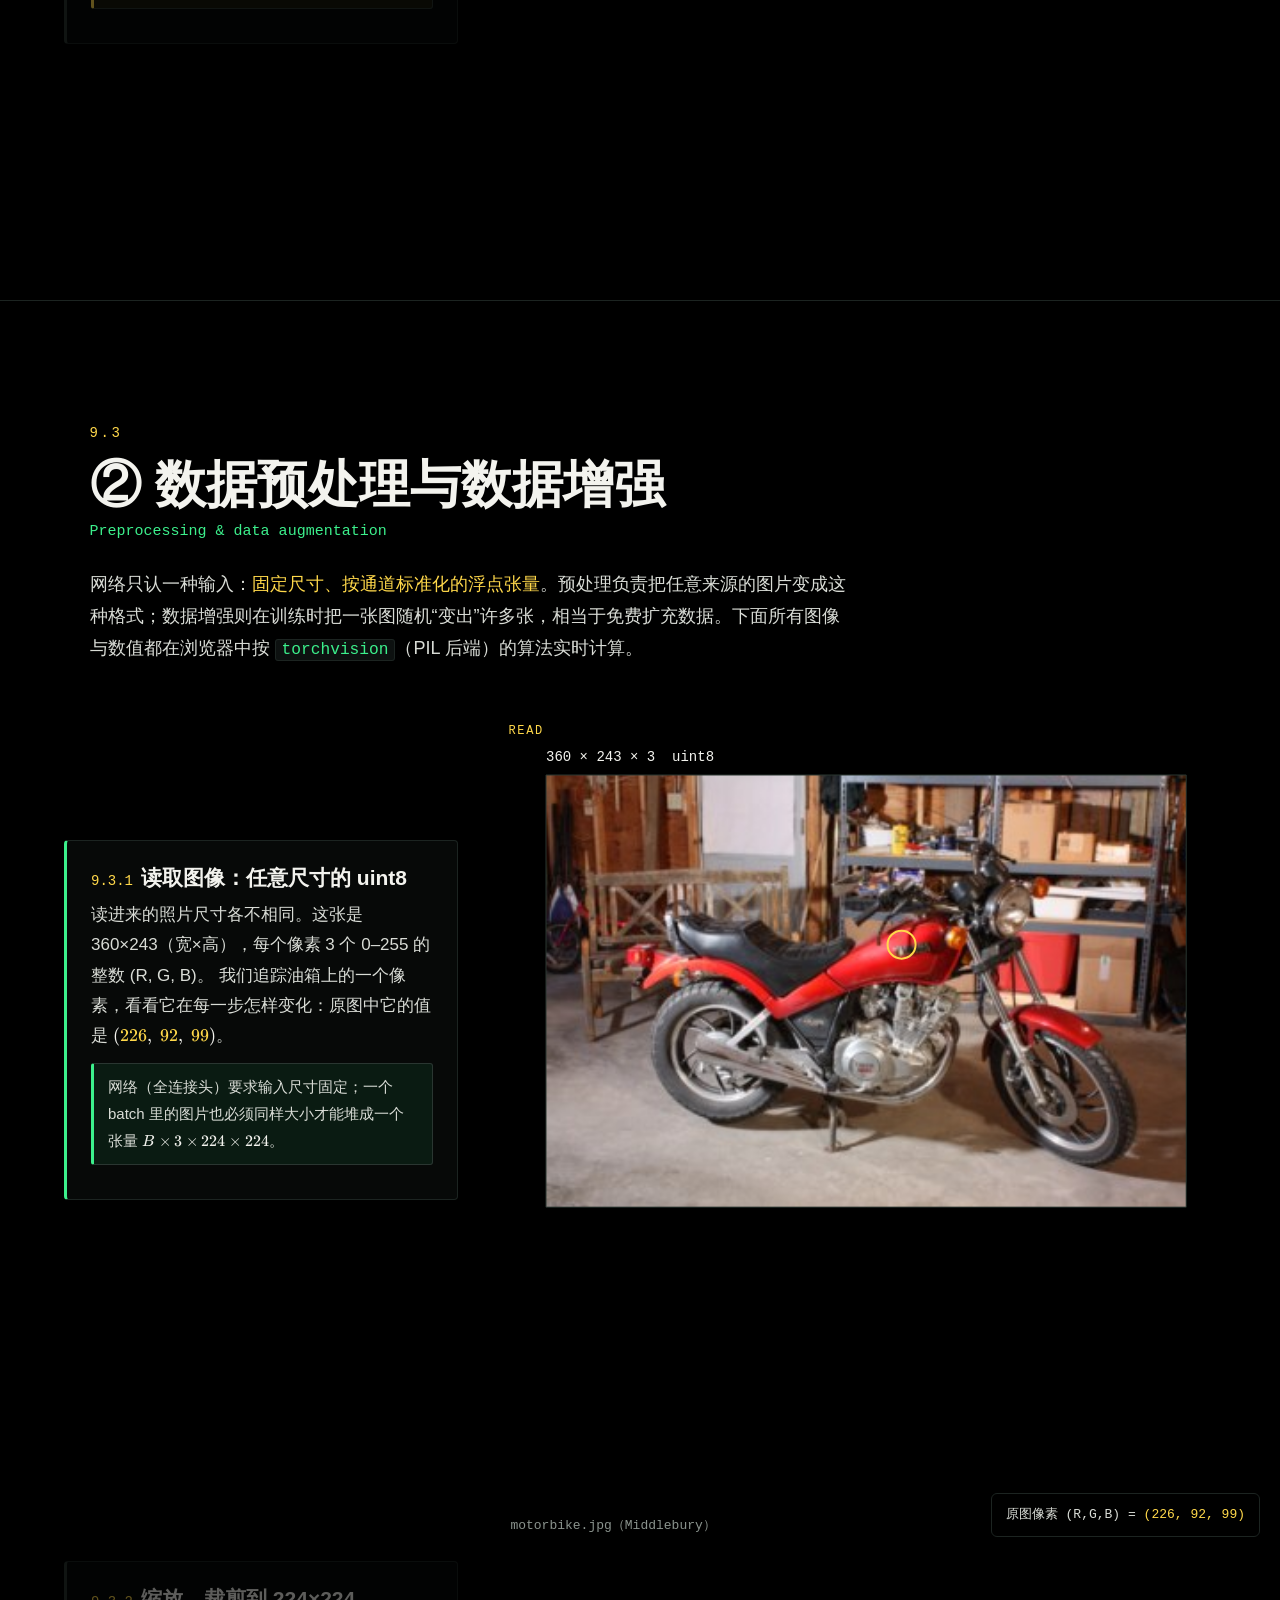
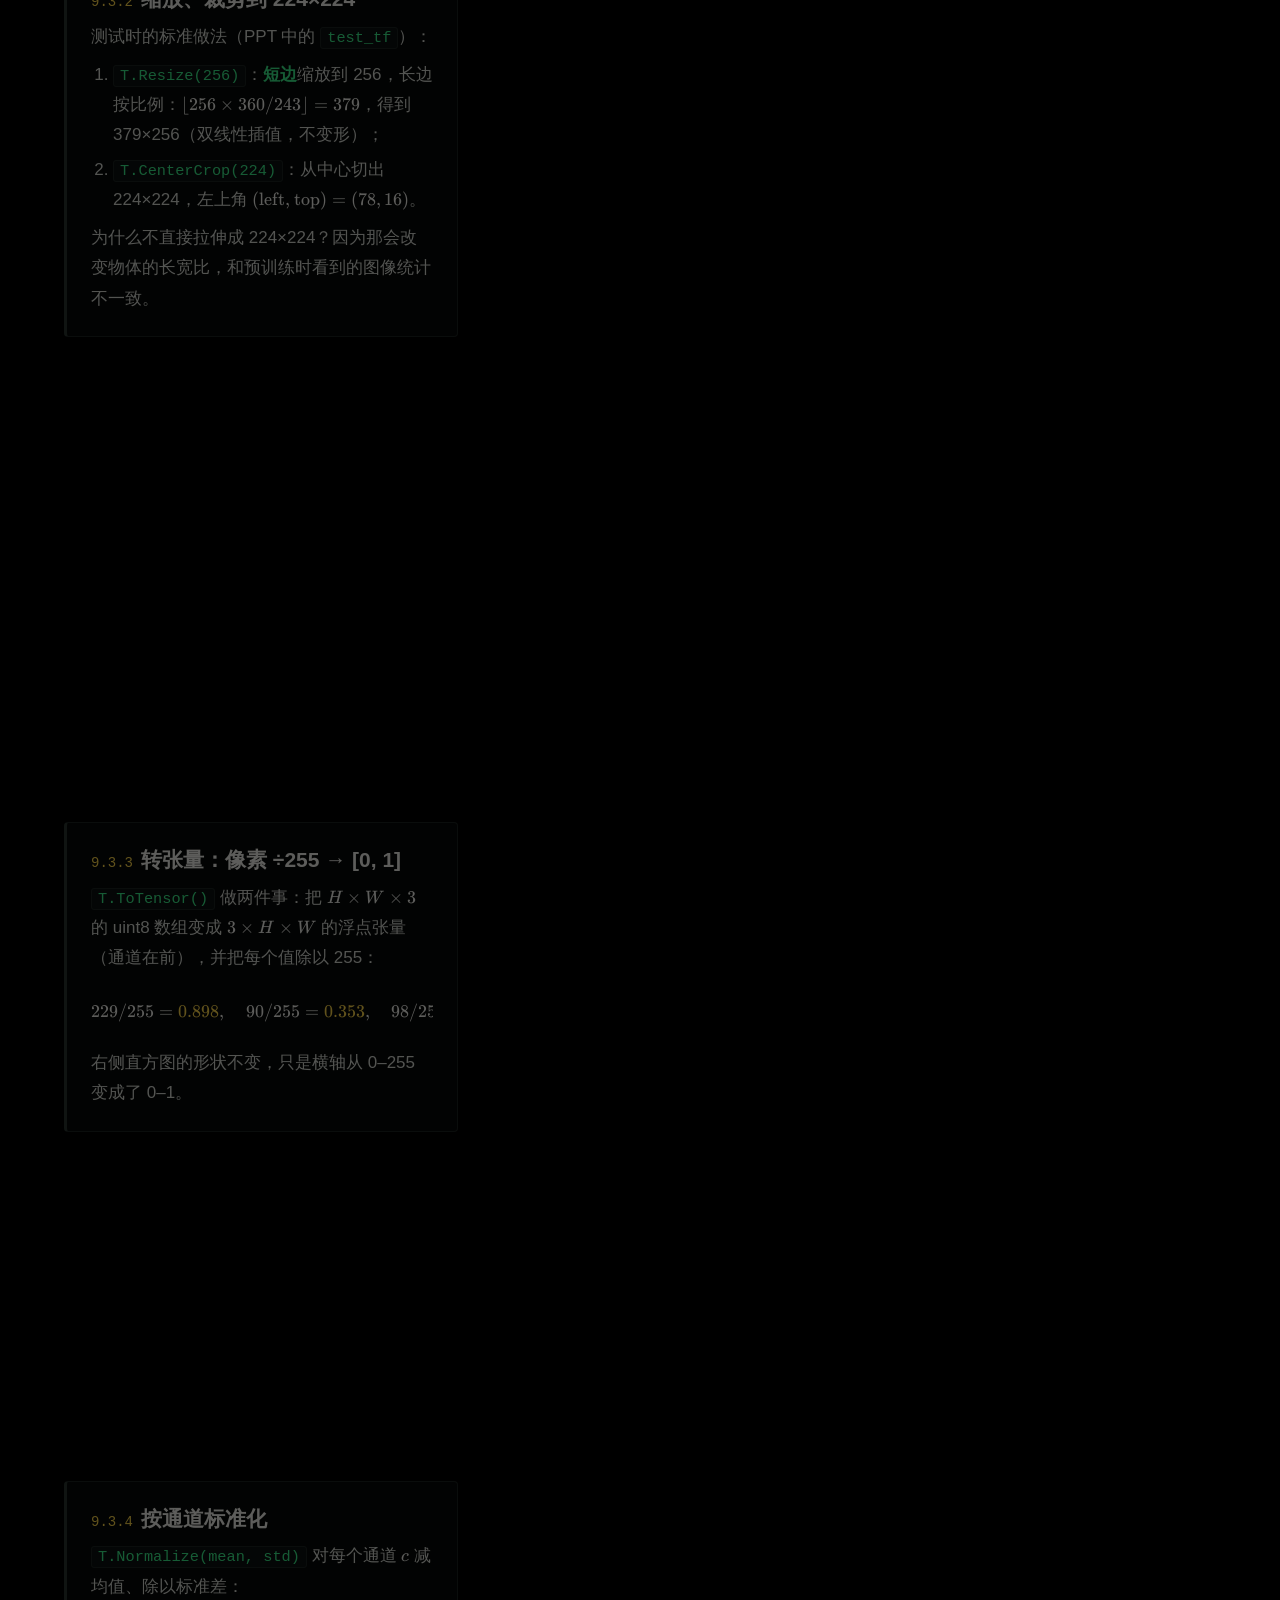
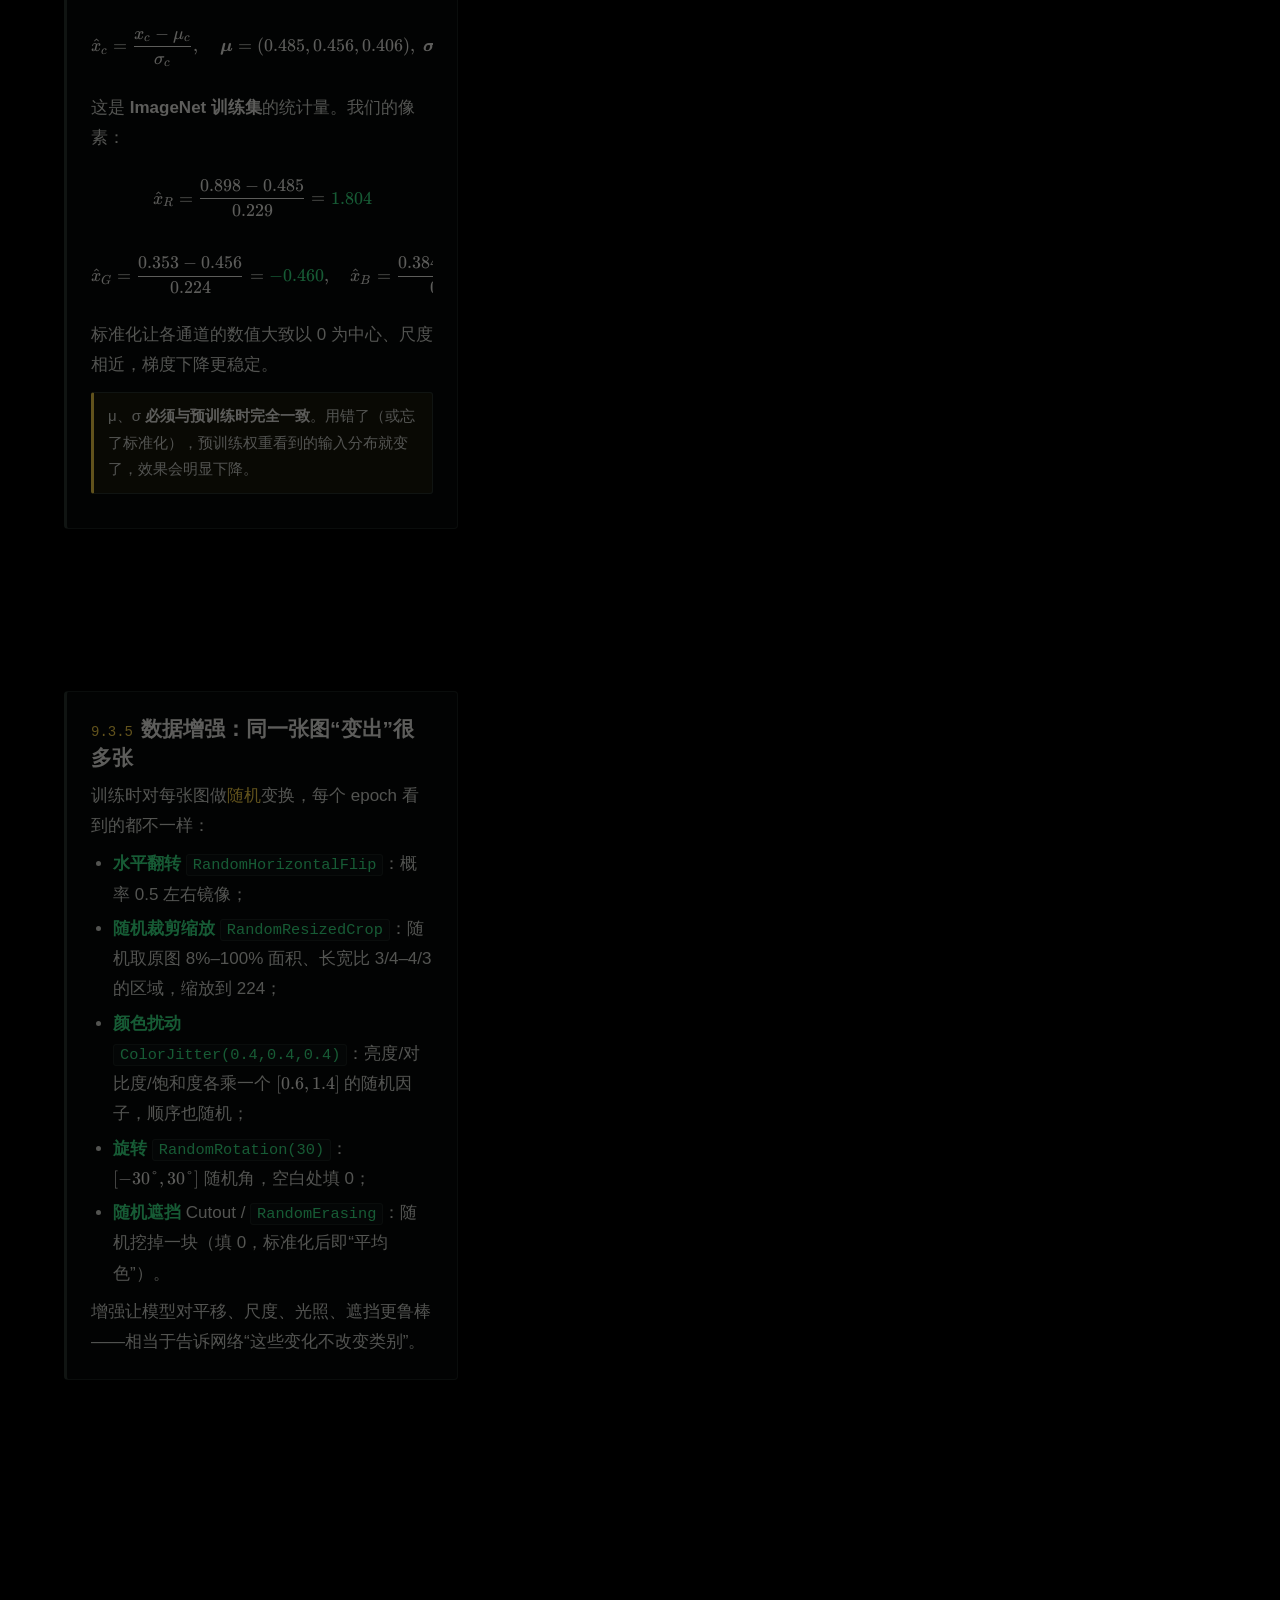
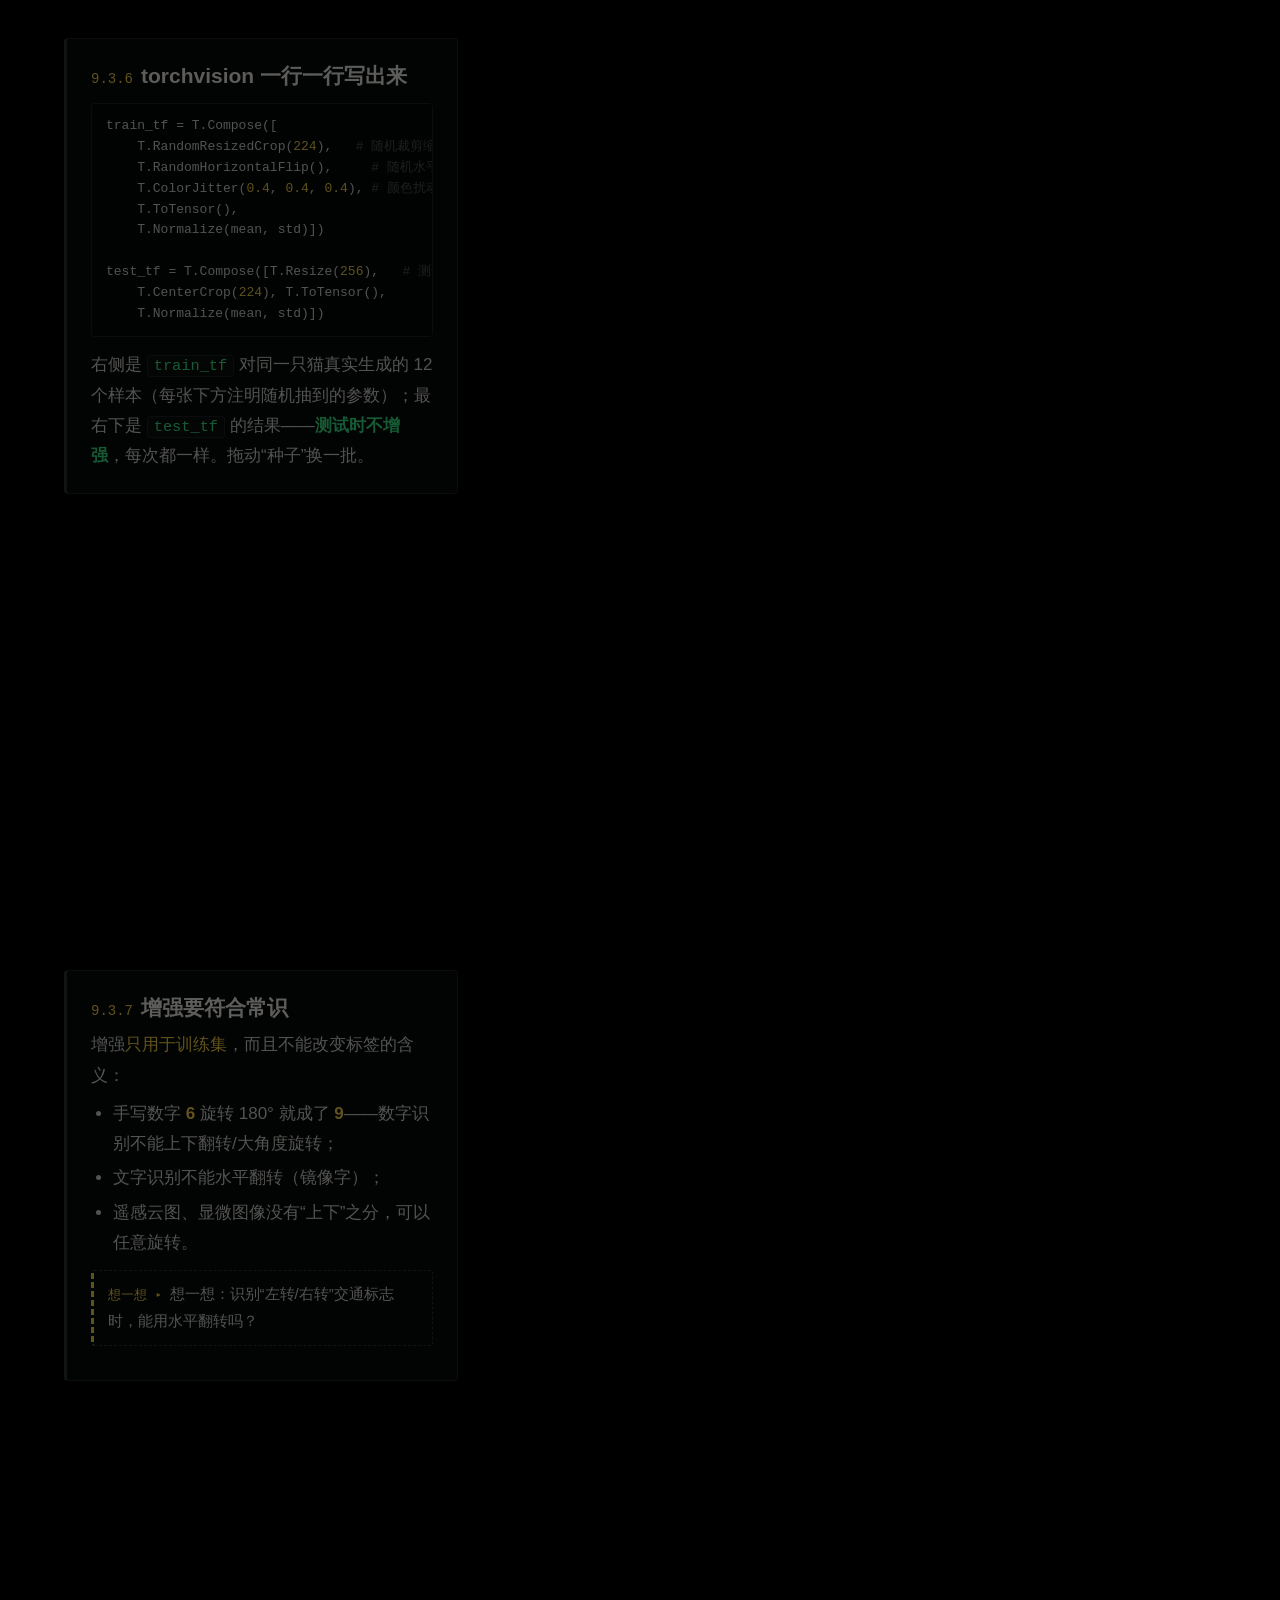
<file: ch9.html>
<!doctype html>
<html lang="zh-CN"><head><meta charset="utf-8">
<meta name="viewport" content="width=device-width,initial-scale=1">
<title>深度学习训练流程 · 计算机视觉与模式识别 · 可视化教程</title>
<link rel="stylesheet" href="assets/site.css">
</head><body>
<div id="app"></div>
<noscript>本网站需要启用 JavaScript。</noscript>
<script src="assets/ch9.js"></script>
</body></html>
</file>
<file: assets/site.css>
@font-face{font-display:block;font-family:KaTeX_AMS;font-style:normal;font-weight:400;src:url("./fonts/KaTeX_AMS-Regular.woff2") format("woff2"),url("./fonts/KaTeX_AMS-Regular.woff") format("woff"),url("./fonts/KaTeX_AMS-Regular.ttf") format("truetype")}@font-face{font-display:block;font-family:KaTeX_Caligraphic;font-style:normal;font-weight:700;src:url("./fonts/KaTeX_Caligraphic-Bold.woff2") format("woff2"),url("./fonts/KaTeX_Caligraphic-Bold.woff") format("woff"),url("./fonts/KaTeX_Caligraphic-Bold.ttf") format("truetype")}@font-face{font-display:block;font-family:KaTeX_Caligraphic;font-style:normal;font-weight:400;src:url("./fonts/KaTeX_Caligraphic-Regular.woff2") format("woff2"),url("./fonts/KaTeX_Caligraphic-Regular.woff") format("woff"),url("./fonts/KaTeX_Caligraphic-Regular.ttf") format("truetype")}@font-face{font-display:block;font-family:KaTeX_Fraktur;font-style:normal;font-weight:700;src:url("./fonts/KaTeX_Fraktur-Bold.woff2") format("woff2"),url("./fonts/KaTeX_Fraktur-Bold.woff") format("woff"),url("./fonts/KaTeX_Fraktur-Bold.ttf") format("truetype")}@font-face{font-display:block;font-family:KaTeX_Fraktur;font-style:normal;font-weight:400;src:url("./fonts/KaTeX_Fraktur-Regular.woff2") format("woff2"),url("./fonts/KaTeX_Fraktur-Regular.woff") format("woff"),url("./fonts/KaTeX_Fraktur-Regular.ttf") format("truetype")}@font-face{font-display:block;font-family:KaTeX_Main;font-style:normal;font-weight:700;src:url("./fonts/KaTeX_Main-Bold.woff2") format("woff2"),url("./fonts/KaTeX_Main-Bold.woff") format("woff"),url("./fonts/KaTeX_Main-Bold.ttf") format("truetype")}@font-face{font-display:block;font-family:KaTeX_Main;font-style:italic;font-weight:700;src:url("./fonts/KaTeX_Main-BoldItalic.woff2") format("woff2"),url("./fonts/KaTeX_Main-BoldItalic.woff") format("woff"),url("./fonts/KaTeX_Main-BoldItalic.ttf") format("truetype")}@font-face{font-display:block;font-family:KaTeX_Main;font-style:italic;font-weight:400;src:url("./fonts/KaTeX_Main-Italic.woff2") format("woff2"),url("./fonts/KaTeX_Main-Italic.woff") format("woff"),url("./fonts/KaTeX_Main-Italic.ttf") format("truetype")}@font-face{font-display:block;font-family:KaTeX_Main;font-style:normal;font-weight:400;src:url("./fonts/KaTeX_Main-Regular.woff2") format("woff2"),url("./fonts/KaTeX_Main-Regular.woff") format("woff"),url("./fonts/KaTeX_Main-Regular.ttf") format("truetype")}@font-face{font-display:block;font-family:KaTeX_Math;font-style:italic;font-weight:700;src:url("./fonts/KaTeX_Math-BoldItalic.woff2") format("woff2"),url("./fonts/KaTeX_Math-BoldItalic.woff") format("woff"),url("./fonts/KaTeX_Math-BoldItalic.ttf") format("truetype")}@font-face{font-display:block;font-family:KaTeX_Math;font-style:italic;font-weight:400;src:url("./fonts/KaTeX_Math-Italic.woff2") format("woff2"),url("./fonts/KaTeX_Math-Italic.woff") format("woff"),url("./fonts/KaTeX_Math-Italic.ttf") format("truetype")}@font-face{font-display:block;font-family:KaTeX_SansSerif;font-style:normal;font-weight:700;src:url("./fonts/KaTeX_SansSerif-Bold.woff2") format("woff2"),url("./fonts/KaTeX_SansSerif-Bold.woff") format("woff"),url("./fonts/KaTeX_SansSerif-Bold.ttf") format("truetype")}@font-face{font-display:block;font-family:KaTeX_SansSerif;font-style:italic;font-weight:400;src:url("./fonts/KaTeX_SansSerif-Italic.woff2") format("woff2"),url("./fonts/KaTeX_SansSerif-Italic.woff") format("woff"),url("./fonts/KaTeX_SansSerif-Italic.ttf") format("truetype")}@font-face{font-display:block;font-family:KaTeX_SansSerif;font-style:normal;font-weight:400;src:url("./fonts/KaTeX_SansSerif-Regular.woff2") format("woff2"),url("./fonts/KaTeX_SansSerif-Regular.woff") format("woff"),url("./fonts/KaTeX_SansSerif-Regular.ttf") format("truetype")}@font-face{font-display:block;font-family:KaTeX_Script;font-style:normal;font-weight:400;src:url("./fonts/KaTeX_Script-Regular.woff2") format("woff2"),url("./fonts/KaTeX_Script-Regular.woff") format("woff"),url("./fonts/KaTeX_Script-Regular.ttf") format("truetype")}@font-face{font-display:block;font-family:KaTeX_Size1;font-style:normal;font-weight:400;src:url("./fonts/KaTeX_Size1-Regular.woff2") format("woff2"),url("./fonts/KaTeX_Size1-Regular.woff") format("woff"),url("./fonts/KaTeX_Size1-Regular.ttf") format("truetype")}@font-face{font-display:block;font-family:KaTeX_Size2;font-style:normal;font-weight:400;src:url("./fonts/KaTeX_Size2-Regular.woff2") format("woff2"),url("./fonts/KaTeX_Size2-Regular.woff") format("woff"),url("./fonts/KaTeX_Size2-Regular.ttf") format("truetype")}@font-face{font-display:block;font-family:KaTeX_Size3;font-style:normal;font-weight:400;src:url("./fonts/KaTeX_Size3-Regular.woff2") format("woff2"),url("./fonts/KaTeX_Size3-Regular.woff") format("woff"),url("./fonts/KaTeX_Size3-Regular.ttf") format("truetype")}@font-face{font-display:block;font-family:KaTeX_Size4;font-style:normal;font-weight:400;src:url("./fonts/KaTeX_Size4-Regular.woff2") format("woff2"),url("./fonts/KaTeX_Size4-Regular.woff") format("woff"),url("./fonts/KaTeX_Size4-Regular.ttf") format("truetype")}@font-face{font-display:block;font-family:KaTeX_Typewriter;font-style:normal;font-weight:400;src:url("./fonts/KaTeX_Typewriter-Regular.woff2") format("woff2"),url("./fonts/KaTeX_Typewriter-Regular.woff") format("woff"),url("./fonts/KaTeX_Typewriter-Regular.ttf") format("truetype")}.katex{font: 1.21em KaTeX_Main,math,Times New Roman,serif;line-height:1.2;position:relative;text-indent:0;text-rendering:auto}.katex *{-ms-high-contrast-adjust:none!important;border-color:currentColor}.katex .katex-version:after{content:"0.19.1"}.katex .katex-mathml{border:0;-webkit-clip-path:inset(50%);clip-path:inset(50%);height:1px;overflow:hidden;padding:0;position:absolute;width:1px}.katex .katex-html>.katex-newline{display:block}.katex .katex-base{position:relative;white-space:nowrap;width:-webkit-min-content;width:-moz-min-content;width:min-content}.katex .katex-base,.katex .katex-strut{display:inline-block}.katex .textbf{font-weight:700}.katex .textit{font-style:italic}.katex .textrm{font-family:KaTeX_Main}.katex .textsf{font-family:KaTeX_SansSerif}.katex .texttt{font-family:KaTeX_Typewriter}.katex .mathnormal{font-family:KaTeX_Math;font-style:italic}.katex .mathit{font-family:KaTeX_Main;font-style:italic}.katex .mathrm{font-style:normal}.katex .mathbf{font-family:KaTeX_Main;font-weight:700}.katex .boldsymbol{font-family:KaTeX_Math;font-style:italic;font-weight:700}.katex .amsrm,.katex .mathbb,.katex .textbb{font-family:KaTeX_AMS}.katex .mathcal{font-family:KaTeX_Caligraphic}.katex .mathfrak,.katex .textfrak{font-family:KaTeX_Fraktur}.katex .mathboldfrak,.katex .textboldfrak{font-family:KaTeX_Fraktur;font-weight:700}.katex .mathtt{font-family:KaTeX_Typewriter}.katex .mathscr,.katex .textscr{font-family:KaTeX_Script}.katex .mathsf,.katex .textsf{font-family:KaTeX_SansSerif}.katex .mathboldsf,.katex .textboldsf{font-family:KaTeX_SansSerif;font-weight:700}.katex .mathitsf,.katex .mathsfit,.katex .textitsf{font-family:KaTeX_SansSerif;font-style:italic}.katex .mainrm{font-family:KaTeX_Main;font-style:normal}.katex .vlist-t{border-collapse:collapse;display:inline-table;table-layout:fixed}.katex .vlist-r{display:table-row}.katex .vlist{display:table-cell;position:relative;vertical-align:bottom}.katex .vlist>span{display:block;height:0;position:relative}.katex .vlist>span>span{display:inline-block}.katex .vlist>span>.pstrut{overflow:hidden;width:0}.katex .vlist-t2{margin-right:-2px}.katex .vlist-s{display:table-cell;font-size:1px;min-width:2px;vertical-align:bottom;width:2px}.katex .katex-vbox{align-items:baseline;display:inline-flex;flex-direction:column}.katex .katex-thinbox{display:inline-flex;flex-direction:row;max-width:0;width:0}.katex .msupsub{text-align:left}.katex .mfrac>span>span{text-align:center}.katex .mfrac .frac-line{border-bottom-style:solid;display:inline-block;width:100%}.katex .katex-hdashline,.katex .katex-hline,.katex .katex-overline .overline-line,.katex .katex-rule,.katex .katex-underline .underline-line,.katex .mfrac .frac-line{min-height:1px}.katex .mspace{display:inline-block}.katex .katex-smash{display:inline;line-height:0}.katex .clap,.katex .llap,.katex .rlap{position:relative;width:0}.katex .clap>.katex-inner,.katex .llap>.katex-inner,.katex .rlap>.katex-inner{position:absolute}.katex .clap>.katex-fix,.katex .llap>.katex-fix,.katex .rlap>.katex-fix{display:inline-block}.katex .llap>.katex-inner{right:0}.katex .clap>.katex-inner,.katex .rlap>.katex-inner{left:0}.katex .clap>.katex-inner>span{margin-left:-50%;margin-right:50%}.katex .katex-rule{border:0 solid;display:inline-block;position:relative}.katex .katex-hline,.katex .katex-overline .overline-line,.katex .katex-underline .underline-line{border-bottom-style:solid;display:inline-block;width:100%}.katex .katex-hdashline{border-bottom-style:dashed;display:inline-block;width:100%}.katex .sqrt>.katex-root{margin-left:.2777777778em;margin-right:-.5555555556em}.katex .fontsize-ensurer.reset-size1.size1,.katex .katex-sizing.reset-size1.size1{font-size:1em}.katex .fontsize-ensurer.reset-size1.size2,.katex .katex-sizing.reset-size1.size2{font-size:1.2em}.katex .fontsize-ensurer.reset-size1.size3,.katex .katex-sizing.reset-size1.size3{font-size:1.4em}.katex .fontsize-ensurer.reset-size1.size4,.katex .katex-sizing.reset-size1.size4{font-size:1.6em}.katex .fontsize-ensurer.reset-size1.size5,.katex .katex-sizing.reset-size1.size5{font-size:1.8em}.katex .fontsize-ensurer.reset-size1.size6,.katex .katex-sizing.reset-size1.size6{font-size:2em}.katex .fontsize-ensurer.reset-size1.size7,.katex .katex-sizing.reset-size1.size7{font-size:2.4em}.katex .fontsize-ensurer.reset-size1.size8,.katex .katex-sizing.reset-size1.size8{font-size:2.88em}.katex .fontsize-ensurer.reset-size1.size9,.katex .katex-sizing.reset-size1.size9{font-size:3.456em}.katex .fontsize-ensurer.reset-size1.size10,.katex .katex-sizing.reset-size1.size10{font-size:4.148em}.katex .fontsize-ensurer.reset-size1.size11,.katex .katex-sizing.reset-size1.size11{font-size:4.976em}.katex .fontsize-ensurer.reset-size2.size1,.katex .katex-sizing.reset-size2.size1{font-size:.8333333333em}.katex .fontsize-ensurer.reset-size2.size2,.katex .katex-sizing.reset-size2.size2{font-size:1em}.katex .fontsize-ensurer.reset-size2.size3,.katex .katex-sizing.reset-size2.size3{font-size:1.1666666667em}.katex .fontsize-ensurer.reset-size2.size4,.katex .katex-sizing.reset-size2.size4{font-size:1.3333333333em}.katex .fontsize-ensurer.reset-size2.size5,.katex .katex-sizing.reset-size2.size5{font-size:1.5em}.katex .fontsize-ensurer.reset-size2.size6,.katex .katex-sizing.reset-size2.size6{font-size:1.6666666667em}.katex .fontsize-ensurer.reset-size2.size7,.katex .katex-sizing.reset-size2.size7{font-size:2em}.katex .fontsize-ensurer.reset-size2.size8,.katex .katex-sizing.reset-size2.size8{font-size:2.4em}.katex .fontsize-ensurer.reset-size2.size9,.katex .katex-sizing.reset-size2.size9{font-size:2.88em}.katex .fontsize-ensurer.reset-size2.size10,.katex .katex-sizing.reset-size2.size10{font-size:3.4566666667em}.katex .fontsize-ensurer.reset-size2.size11,.katex .katex-sizing.reset-size2.size11{font-size:4.1466666667em}.katex .fontsize-ensurer.reset-size3.size1,.katex .katex-sizing.reset-size3.size1{font-size:.7142857143em}.katex .fontsize-ensurer.reset-size3.size2,.katex .katex-sizing.reset-size3.size2{font-size:.8571428571em}.katex .fontsize-ensurer.reset-size3.size3,.katex .katex-sizing.reset-size3.size3{font-size:1em}.katex .fontsize-ensurer.reset-size3.size4,.katex .katex-sizing.reset-size3.size4{font-size:1.1428571429em}.katex .fontsize-ensurer.reset-size3.size5,.katex .katex-sizing.reset-size3.size5{font-size:1.2857142857em}.katex .fontsize-ensurer.reset-size3.size6,.katex .katex-sizing.reset-size3.size6{font-size:1.4285714286em}.katex .fontsize-ensurer.reset-size3.size7,.katex .katex-sizing.reset-size3.size7{font-size:1.7142857143em}.katex .fontsize-ensurer.reset-size3.size8,.katex .katex-sizing.reset-size3.size8{font-size:2.0571428571em}.katex .fontsize-ensurer.reset-size3.size9,.katex .katex-sizing.reset-size3.size9{font-size:2.4685714286em}.katex .fontsize-ensurer.reset-size3.size10,.katex .katex-sizing.reset-size3.size10{font-size:2.9628571429em}.katex .fontsize-ensurer.reset-size3.size11,.katex .katex-sizing.reset-size3.size11{font-size:3.5542857143em}.katex .fontsize-ensurer.reset-size4.size1,.katex .katex-sizing.reset-size4.size1{font-size:.625em}.katex .fontsize-ensurer.reset-size4.size2,.katex .katex-sizing.reset-size4.size2{font-size:.75em}.katex .fontsize-ensurer.reset-size4.size3,.katex .katex-sizing.reset-size4.size3{font-size:.875em}.katex .fontsize-ensurer.reset-size4.size4,.katex .katex-sizing.reset-size4.size4{font-size:1em}.katex .fontsize-ensurer.reset-size4.size5,.katex .katex-sizing.reset-size4.size5{font-size:1.125em}.katex .fontsize-ensurer.reset-size4.size6,.katex .katex-sizing.reset-size4.size6{font-size:1.25em}.katex .fontsize-ensurer.reset-size4.size7,.katex .katex-sizing.reset-size4.size7{font-size:1.5em}.katex .fontsize-ensurer.reset-size4.size8,.katex .katex-sizing.reset-size4.size8{font-size:1.8em}.katex .fontsize-ensurer.reset-size4.size9,.katex .katex-sizing.reset-size4.size9{font-size:2.16em}.katex .fontsize-ensurer.reset-size4.size10,.katex .katex-sizing.reset-size4.size10{font-size:2.5925em}.katex .fontsize-ensurer.reset-size4.size11,.katex .katex-sizing.reset-size4.size11{font-size:3.11em}.katex .fontsize-ensurer.reset-size5.size1,.katex .katex-sizing.reset-size5.size1{font-size:.5555555556em}.katex .fontsize-ensurer.reset-size5.size2,.katex .katex-sizing.reset-size5.size2{font-size:.6666666667em}.katex .fontsize-ensurer.reset-size5.size3,.katex .katex-sizing.reset-size5.size3{font-size:.7777777778em}.katex .fontsize-ensurer.reset-size5.size4,.katex .katex-sizing.reset-size5.size4{font-size:.8888888889em}.katex .fontsize-ensurer.reset-size5.size5,.katex .katex-sizing.reset-size5.size5{font-size:1em}.katex .fontsize-ensurer.reset-size5.size6,.katex .katex-sizing.reset-size5.size6{font-size:1.1111111111em}.katex .fontsize-ensurer.reset-size5.size7,.katex .katex-sizing.reset-size5.size7{font-size:1.3333333333em}.katex .fontsize-ensurer.reset-size5.size8,.katex .katex-sizing.reset-size5.size8{font-size:1.6em}.katex .fontsize-ensurer.reset-size5.size9,.katex .katex-sizing.reset-size5.size9{font-size:1.92em}.katex .fontsize-ensurer.reset-size5.size10,.katex .katex-sizing.reset-size5.size10{font-size:2.3044444444em}.katex .fontsize-ensurer.reset-size5.size11,.katex .katex-sizing.reset-size5.size11{font-size:2.7644444444em}.katex .fontsize-ensurer.reset-size6.size1,.katex .katex-sizing.reset-size6.size1{font-size:.5em}.katex .fontsize-ensurer.reset-size6.size2,.katex .katex-sizing.reset-size6.size2{font-size:.6em}.katex .fontsize-ensurer.reset-size6.size3,.katex .katex-sizing.reset-size6.size3{font-size:.7em}.katex .fontsize-ensurer.reset-size6.size4,.katex .katex-sizing.reset-size6.size4{font-size:.8em}.katex .fontsize-ensurer.reset-size6.size5,.katex .katex-sizing.reset-size6.size5{font-size:.9em}.katex .fontsize-ensurer.reset-size6.size6,.katex .katex-sizing.reset-size6.size6{font-size:1em}.katex .fontsize-ensurer.reset-size6.size7,.katex .katex-sizing.reset-size6.size7{font-size:1.2em}.katex .fontsize-ensurer.reset-size6.size8,.katex .katex-sizing.reset-size6.size8{font-size:1.44em}.katex .fontsize-ensurer.reset-size6.size9,.katex .katex-sizing.reset-size6.size9{font-size:1.728em}.katex .fontsize-ensurer.reset-size6.size10,.katex .katex-sizing.reset-size6.size10{font-size:2.074em}.katex .fontsize-ensurer.reset-size6.size11,.katex .katex-sizing.reset-size6.size11{font-size:2.488em}.katex .fontsize-ensurer.reset-size7.size1,.katex .katex-sizing.reset-size7.size1{font-size:.4166666667em}.katex .fontsize-ensurer.reset-size7.size2,.katex .katex-sizing.reset-size7.size2{font-size:.5em}.katex .fontsize-ensurer.reset-size7.size3,.katex .katex-sizing.reset-size7.size3{font-size:.5833333333em}.katex .fontsize-ensurer.reset-size7.size4,.katex .katex-sizing.reset-size7.size4{font-size:.6666666667em}.katex .fontsize-ensurer.reset-size7.size5,.katex .katex-sizing.reset-size7.size5{font-size:.75em}.katex .fontsize-ensurer.reset-size7.size6,.katex .katex-sizing.reset-size7.size6{font-size:.8333333333em}.katex .fontsize-ensurer.reset-size7.size7,.katex .katex-sizing.reset-size7.size7{font-size:1em}.katex .fontsize-ensurer.reset-size7.size8,.katex .katex-sizing.reset-size7.size8{font-size:1.2em}.katex .fontsize-ensurer.reset-size7.size9,.katex .katex-sizing.reset-size7.size9{font-size:1.44em}.katex .fontsize-ensurer.reset-size7.size10,.katex .katex-sizing.reset-size7.size10{font-size:1.7283333333em}.katex .fontsize-ensurer.reset-size7.size11,.katex .katex-sizing.reset-size7.size11{font-size:2.0733333333em}.katex .fontsize-ensurer.reset-size8.size1,.katex .katex-sizing.reset-size8.size1{font-size:.3472222222em}.katex .fontsize-ensurer.reset-size8.size2,.katex .katex-sizing.reset-size8.size2{font-size:.4166666667em}.katex .fontsize-ensurer.reset-size8.size3,.katex .katex-sizing.reset-size8.size3{font-size:.4861111111em}.katex .fontsize-ensurer.reset-size8.size4,.katex .katex-sizing.reset-size8.size4{font-size:.5555555556em}.katex .fontsize-ensurer.reset-size8.size5,.katex .katex-sizing.reset-size8.size5{font-size:.625em}.katex .fontsize-ensurer.reset-size8.size6,.katex .katex-sizing.reset-size8.size6{font-size:.6944444444em}.katex .fontsize-ensurer.reset-size8.size7,.katex .katex-sizing.reset-size8.size7{font-size:.8333333333em}.katex .fontsize-ensurer.reset-size8.size8,.katex .katex-sizing.reset-size8.size8{font-size:1em}.katex .fontsize-ensurer.reset-size8.size9,.katex .katex-sizing.reset-size8.size9{font-size:1.2em}.katex .fontsize-ensurer.reset-size8.size10,.katex .katex-sizing.reset-size8.size10{font-size:1.4402777778em}.katex .fontsize-ensurer.reset-size8.size11,.katex .katex-sizing.reset-size8.size11{font-size:1.7277777778em}.katex .fontsize-ensurer.reset-size9.size1,.katex .katex-sizing.reset-size9.size1{font-size:.2893518519em}.katex .fontsize-ensurer.reset-size9.size2,.katex .katex-sizing.reset-size9.size2{font-size:.3472222222em}.katex .fontsize-ensurer.reset-size9.size3,.katex .katex-sizing.reset-size9.size3{font-size:.4050925926em}.katex .fontsize-ensurer.reset-size9.size4,.katex .katex-sizing.reset-size9.size4{font-size:.462962963em}.katex .fontsize-ensurer.reset-size9.size5,.katex .katex-sizing.reset-size9.size5{font-size:.5208333333em}.katex .fontsize-ensurer.reset-size9.size6,.katex .katex-sizing.reset-size9.size6{font-size:.5787037037em}.katex .fontsize-ensurer.reset-size9.size7,.katex .katex-sizing.reset-size9.size7{font-size:.6944444444em}.katex .fontsize-ensurer.reset-size9.size8,.katex .katex-sizing.reset-size9.size8{font-size:.8333333333em}.katex .fontsize-ensurer.reset-size9.size9,.katex .katex-sizing.reset-size9.size9{font-size:1em}.katex .fontsize-ensurer.reset-size9.size10,.katex .katex-sizing.reset-size9.size10{font-size:1.2002314815em}.katex .fontsize-ensurer.reset-size9.size11,.katex .katex-sizing.reset-size9.size11{font-size:1.4398148148em}.katex .fontsize-ensurer.reset-size10.size1,.katex .katex-sizing.reset-size10.size1{font-size:.2410800386em}.katex .fontsize-ensurer.reset-size10.size2,.katex .katex-sizing.reset-size10.size2{font-size:.2892960463em}.katex .fontsize-ensurer.reset-size10.size3,.katex .katex-sizing.reset-size10.size3{font-size:.337512054em}.katex .fontsize-ensurer.reset-size10.size4,.katex .katex-sizing.reset-size10.size4{font-size:.3857280617em}.katex .fontsize-ensurer.reset-size10.size5,.katex .katex-sizing.reset-size10.size5{font-size:.4339440694em}.katex .fontsize-ensurer.reset-size10.size6,.katex .katex-sizing.reset-size10.size6{font-size:.4821600771em}.katex .fontsize-ensurer.reset-size10.size7,.katex .katex-sizing.reset-size10.size7{font-size:.5785920926em}.katex .fontsize-ensurer.reset-size10.size8,.katex .katex-sizing.reset-size10.size8{font-size:.6943105111em}.katex .fontsize-ensurer.reset-size10.size9,.katex .katex-sizing.reset-size10.size9{font-size:.8331726133em}.katex .fontsize-ensurer.reset-size10.size10,.katex .katex-sizing.reset-size10.size10{font-size:1em}.katex .fontsize-ensurer.reset-size10.size11,.katex .katex-sizing.reset-size10.size11{font-size:1.1996142719em}.katex .fontsize-ensurer.reset-size11.size1,.katex .katex-sizing.reset-size11.size1{font-size:.2009646302em}.katex .fontsize-ensurer.reset-size11.size2,.katex .katex-sizing.reset-size11.size2{font-size:.2411575563em}.katex .fontsize-ensurer.reset-size11.size3,.katex .katex-sizing.reset-size11.size3{font-size:.2813504823em}.katex .fontsize-ensurer.reset-size11.size4,.katex .katex-sizing.reset-size11.size4{font-size:.3215434084em}.katex .fontsize-ensurer.reset-size11.size5,.katex .katex-sizing.reset-size11.size5{font-size:.3617363344em}.katex .fontsize-ensurer.reset-size11.size6,.katex .katex-sizing.reset-size11.size6{font-size:.4019292605em}.katex .fontsize-ensurer.reset-size11.size7,.katex .katex-sizing.reset-size11.size7{font-size:.4823151125em}.katex .fontsize-ensurer.reset-size11.size8,.katex .katex-sizing.reset-size11.size8{font-size:.578778135em}.katex .fontsize-ensurer.reset-size11.size9,.katex .katex-sizing.reset-size11.size9{font-size:.6945337621em}.katex .fontsize-ensurer.reset-size11.size10,.katex .katex-sizing.reset-size11.size10{font-size:.8336012862em}.katex .fontsize-ensurer.reset-size11.size11,.katex .katex-sizing.reset-size11.size11{font-size:1em}.katex .delimsizing.size1{font-family:KaTeX_Size1}.katex .delimsizing.size2{font-family:KaTeX_Size2}.katex .delimsizing.size3{font-family:KaTeX_Size3}.katex .delimsizing.size4{font-family:KaTeX_Size4}.katex .delimsizing.mult .delim-size1>span{font-family:KaTeX_Size1}.katex .delimsizing.mult .delim-size4>span{font-family:KaTeX_Size4}.katex .nulldelimiter{display:inline-block;width:.12em}.katex .delimcenter,.katex .op-symbol{position:relative}.katex .op-symbol.small-op{font-family:KaTeX_Size1}.katex .op-symbol.large-op{font-family:KaTeX_Size2}.katex .katex-accent>.vlist-t,.katex .op-limits>.vlist-t{text-align:center}.katex .katex-accent .accent-body{position:relative}.katex .katex-accent .accent-body:not(.accent-full){width:0}.katex .katex-overlay{display:block}.katex .mtable .vertical-separator{display:inline-block;min-width:1px}.katex .mtable .arraycolsep{display:inline-block}.katex .mtable .col-align-c>.vlist-t{text-align:center}.katex .mtable .col-align-l>.vlist-t{text-align:left}.katex .mtable .col-align-r>.vlist-t{text-align:right}.katex .svg-align{text-align:left}.katex svg{fill:currentColor;stroke:currentColor;display:block;height:inherit;position:absolute;width:100%}.katex svg path{stroke:none}.katex svg{fill-rule:nonzero;fill-opacity:1;stroke-width:1;stroke-linecap:butt;stroke-linejoin:miter;stroke-miterlimit:4;stroke-dasharray:none;stroke-dashoffset:0;stroke-opacity:1}.katex img{border-style:none;max-height:none;max-width:none;min-height:0;min-width:0}.katex .katex-stretchy{display:block;overflow:hidden;position:relative;width:100%}.katex .katex-stretchy:after,.katex .katex-stretchy:before{content:""}.katex .hide-tail{overflow:hidden;position:relative;width:100%}.katex .halfarrow-left{left:0;overflow:hidden;position:absolute;width:50.2%}.katex .halfarrow-right{overflow:hidden;position:absolute;right:0;width:50.2%}.katex .brace-left{left:0;overflow:hidden;position:absolute;width:25.1%}.katex .brace-center{left:25%;overflow:hidden;position:absolute;width:50%}.katex .brace-right{overflow:hidden;position:absolute;right:0;width:25.1%}.katex .x-arrow-pad{padding:0 .5em}.katex .cd-arrow-pad{padding:0 .55556em 0 .27778em}.katex .mover,.katex .munder,.katex .x-arrow{text-align:center}.katex .boxpad{padding:0 .3em}.katex .fbox,.katex .fcolorbox{border:.04em solid;box-sizing:border-box}.katex .cancel-pad{padding:0 .2em}.katex .cancel-lap{margin-left:-.2em;margin-right:-.2em}.katex .katex-sout{border-bottom-style:solid;border-bottom-width:.08em}.katex .angl{border-right:.049em solid;border-top:.049em solid;box-sizing:border-box;margin-right:.03889em}.katex .anglpad{padding:0 .03889em}.katex .reflectbox{display:inline-block;transform:scaleX(-1)}.katex .eqn-num:before{content:"(" counter(katexEqnNo) ")";counter-increment:katexEqnNo}.katex .mml-eqn-num:before{content:"(" counter(mmlEqnNo) ")";counter-increment:mmlEqnNo}.katex .mtr-glue{width:50%}.katex .cd-vert-arrow{display:inline-block;position:relative}.katex .cd-label-left{display:inline-block;position:absolute;right:calc(50% + .3em);text-align:left}.katex .cd-label-right{display:inline-block;left:calc(50% + .3em);position:absolute;text-align:right}.katex-display{display:block;margin:1em 0;text-align:center}.katex-display>.katex{display:block;text-align:center;white-space:nowrap}.katex-display>.katex>.katex-html{display:block;position:relative}.katex-display>.katex>.katex-html>.katex-tag{position:absolute;right:0}.katex-display.leqno>.katex>.katex-html>.katex-tag{left:0;right:auto}.katex-display.fleqn>.katex{padding-left:2em;text-align:left}body{counter-reset:katexEqnNo mmlEqnNo}:root{color-scheme:dark;--bg: #000;--bg1: #07090a;--bg2: #0d1110;--line: #1c2421;--line2: #2a3631;--white: #f3f3ee;--text: #d9dcd6;--dim: #8a938d;--faint: #4b544f;--green: #3cf08c;--green2: #1fae5f;--green-bg: rgba(60, 240, 140, .08);--yellow: #ffd84a;--yellow2: #c9a21a;--yellow-bg: rgba(255, 216, 74, .08);--red: #ff6b5a;--top: 52px;--sans: -apple-system, BlinkMacSystemFont, "PingFang SC", "Hiragino Sans GB", "Noto Sans SC", "Microsoft YaHei", "Segoe UI", sans-serif;--mono: "JetBrains Mono", "SF Mono", ui-monospace, Menlo, Consolas, monospace}*{box-sizing:border-box}html{background:var(--bg);scroll-behavior:auto}body{margin:0;background:var(--bg);color:var(--text);font-family:var(--sans);font-size:17px;line-height:1.78;-webkit-font-smoothing:antialiased}a{color:var(--green);text-decoration:none}a:hover{color:var(--yellow)}::selection{background:var(--green);color:#000}canvas{display:block}.topbar{position:fixed;inset:0 0 auto;height:var(--top);z-index:50;display:flex;align-items:center;gap:18px;padding:0 22px;background:#000000d1;backdrop-filter:blur(10px);-webkit-backdrop-filter:blur(10px);border-bottom:1px solid var(--line)}.topbar .brand{font-family:var(--mono);font-size:13px;letter-spacing:.08em;color:var(--white);white-space:nowrap}.topbar .brand b{color:var(--green);font-weight:600}.topbar .brand i{color:var(--yellow);font-style:normal}.topbar .crumb{font-size:13px;color:var(--dim);white-space:nowrap;overflow:hidden;text-overflow:ellipsis;flex:1}.topbar .crumb b{color:var(--white);font-weight:500}.topbar .crumb .sec{color:var(--yellow);margin-left:10px;font-family:var(--mono)}.topbar nav{display:flex;gap:2px}.topbar nav a{font-family:var(--mono);font-size:12px;color:var(--dim);padding:4px 8px;border-radius:4px}.topbar nav a:hover{color:var(--white);background:var(--bg2)}.topbar nav a.on{color:#000;background:var(--green)}.progress{position:fixed;left:0;top:var(--top);height:2px;background:linear-gradient(90deg,var(--green),var(--yellow));z-index:51;width:0}.hero{position:relative;min-height:100vh;display:flex;align-items:center;padding:calc(var(--top) + 40px) 7vw 60px;overflow:hidden;border-bottom:1px solid var(--line)}.hero .hero-canvas{position:absolute;inset:0;z-index:0}.hero .hero-canvas canvas{width:100%!important;height:100%!important}.hero .hero-text{position:relative;z-index:1;max-width:760px;pointer-events:none}.hero .hero-text a,.hero .hero-text button{pointer-events:auto}.hero .chap-num{font-family:var(--mono);font-size:14px;letter-spacing:.3em;color:var(--yellow);margin-bottom:22px}.hero h1{font-size:clamp(44px,7vw,96px);line-height:1.08;margin:0 0 14px;color:var(--white);font-weight:700;letter-spacing:.01em}.hero .en{font-family:var(--mono);font-size:clamp(15px,1.6vw,20px);color:var(--green);letter-spacing:.04em;margin-bottom:30px}.hero .lead{font-size:19px;color:var(--text);max-width:640px;text-shadow:0 0 18px #000,0 0 4px #000}.hero .scroll-hint{position:absolute;bottom:28px;left:50%;transform:translate(-50%);font-family:var(--mono);font-size:12px;color:var(--dim);letter-spacing:.2em;z-index:1;animation:bob 2s ease-in-out infinite}@keyframes bob{50%{transform:translate(-50%,6px)}}.toc{margin-top:34px;display:grid;grid-template-columns:repeat(auto-fill,minmax(230px,1fr));gap:6px 26px;max-width:820px;pointer-events:auto}.toc a{font-size:14px;color:var(--dim);display:flex;gap:10px;border-bottom:1px dashed var(--line2);padding:4px 0}.toc a span{font-family:var(--mono);color:var(--yellow);min-width:34px}.toc a:hover{color:var(--white)}.section{position:relative;border-bottom:1px solid var(--line)}.sec-head{padding:120px 7vw 40px;max-width:1100px}.sec-head .kicker{font-family:var(--mono);color:var(--yellow);font-size:14px;letter-spacing:.18em}.sec-head h2{font-size:clamp(30px,4vw,52px);color:var(--white);margin:8px 0 4px;line-height:1.2;font-weight:700}.sec-head .en{font-family:var(--mono);color:var(--green);font-size:15px}.sec-head .intro{margin-top:22px;font-size:18px;max-width:760px;color:var(--text)}.scrolly{position:relative;display:grid;grid-template-columns:minmax(340px,38%) 1fr}.steps{position:relative;z-index:2;padding:0 2.2vw 0 5vw}.step{min-height:92vh;display:flex;align-items:center;padding:8vh 0}.step:first-child{min-height:70vh}.step:last-child{min-height:110vh}.step .card{position:relative;background:#080a09e6;border:1px solid var(--line);border-left:3px solid var(--line2);border-radius:4px;padding:22px 24px;transition:border-color .35s,opacity .35s;opacity:.38;width:100%}.step.active .card{opacity:1;border-left-color:var(--green)}.step .card h3{margin:0 0 8px;font-size:21px;color:var(--white);line-height:1.4}.step .card h3 .n{font-family:var(--mono);color:var(--yellow);font-size:14px;margin-right:8px;font-weight:500}.step .card p{margin:10px 0}.step .card ul,.step .card ol{padding-left:1.3em;margin:8px 0}.step .card li{margin:4px 0}.stage-wrap{position:relative}.stage{position:sticky;top:var(--top);height:calc(100vh - var(--top));overflow:hidden}.stage .stage-inner{position:absolute;inset:0;display:flex;align-items:center;justify-content:center}.stage .stage-caption{position:absolute;left:24px;right:300px;bottom:16px;font-size:13px;color:var(--dim);font-family:var(--mono);pointer-events:none;text-align:left}.stage .stage-controls{position:absolute;right:20px;bottom:16px;display:flex;flex-direction:column;gap:8px;z-index:5;background:#000000b8;padding:10px 14px;border:1px solid var(--line);border-radius:6px;min-width:230px}.stage .stage-controls:empty{display:none}.stage .stage-tag{position:absolute;left:22px;top:16px;font-family:var(--mono);font-size:12px;letter-spacing:.14em;color:var(--yellow);z-index:4}.scrolly.full{display:block}.scrolly.full .stage-wrap{position:absolute;inset:0}.scrolly.full .steps{width:min(460px,92vw);padding-left:5vw}em{color:var(--yellow);font-style:normal}strong{color:var(--green);font-weight:600}.w{color:var(--white)}.g{color:var(--green)}.y{color:var(--yellow)}.d{color:var(--dim)}.mono,code{font-family:var(--mono);font-size:.9em}code{background:var(--bg2);padding:1px 6px;border-radius:3px;color:var(--green);border:1px solid var(--line)}pre.code{font-family:var(--mono);font-size:13px;line-height:1.6;background:#050706;border:1px solid var(--line);border-radius:4px;padding:12px 14px;overflow-x:auto;color:var(--text)}pre.code .kw{color:var(--yellow)}pre.code .cm{color:var(--faint)}pre.code .fn{color:var(--green)}.eq{margin:12px 0;overflow-x:auto;overflow-y:hidden;padding:4px 0}.katex{font-size:1.08em;color:var(--white)}.katex-display{margin:.6em 0}.note,.warn,.quiz{border:1px solid var(--line2);border-left:3px solid var(--green);background:var(--green-bg);padding:10px 14px;margin:12px 0;border-radius:3px;font-size:15px}.warn{border-left-color:var(--yellow);background:var(--yellow-bg)}.quiz{border-left-color:var(--yellow);background:transparent;border-style:dashed}.quiz:before{content:"\60f3\4e00\60f3  \25b8  ";color:var(--yellow);font-family:var(--mono);font-size:13px}.src{font-size:12px;color:var(--faint);font-family:var(--mono)}table.t{border-collapse:collapse;font-size:14px;margin:10px 0;width:100%}table.t th,table.t td{border-bottom:1px solid var(--line);padding:5px 8px;text-align:left}table.t th{color:var(--yellow);font-weight:500;font-family:var(--mono);font-size:12px}table.t td.num{font-family:var(--mono);color:var(--white);text-align:right}.readout{font-family:var(--mono);font-size:13px;color:var(--text);line-height:1.7}.readout b{color:var(--yellow);font-weight:500}.readout i{color:var(--green);font-style:normal}.pill{display:inline-block;font-family:var(--mono);font-size:12px;padding:1px 8px;border-radius:20px;border:1px solid var(--green);color:var(--green);margin-right:6px}.pill.y{border-color:var(--yellow);color:var(--yellow)}.ctl{display:grid;grid-template-columns:auto 1fr auto;align-items:center;gap:10px;font-family:var(--mono);font-size:12px;color:var(--dim)}.ctl .v{color:var(--yellow);min-width:44px;text-align:right}.ctl label{white-space:nowrap}input[type=range]{-webkit-appearance:none;appearance:none;width:100%;height:3px;background:var(--line2);border-radius:3px;outline:none}input[type=range]::-webkit-slider-thumb{-webkit-appearance:none;width:14px;height:14px;border-radius:50%;background:var(--green);cursor:pointer;border:2px solid #000;box-shadow:0 0 0 1px var(--green)}input[type=range]::-moz-range-thumb{width:12px;height:12px;border-radius:50%;background:var(--green);cursor:pointer;border:2px solid #000}.btns{display:flex;flex-wrap:wrap;gap:6px}button.b{font-family:var(--mono);font-size:12px;background:transparent;color:var(--text);border:1px solid var(--line2);border-radius:4px;padding:4px 10px;cursor:pointer}button.b:hover{border-color:var(--green);color:var(--white)}button.b.on{background:var(--green);border-color:var(--green);color:#000}.summary{padding:110px 7vw 90px;max-width:1200px}.summary h2{color:var(--white);font-size:40px;margin:0 0 24px}.summary .grid{display:grid;grid-template-columns:repeat(auto-fill,minmax(260px,1fr));gap:16px}.summary .grid>div{border:1px solid var(--line);border-top:2px solid var(--green);padding:16px 18px;background:var(--bg1);font-size:15px}.summary .grid>div h4{margin:0 0 6px;color:var(--yellow);font-size:15px}.chap-nav{display:flex;justify-content:space-between;gap:20px;padding:40px 7vw 80px;border-top:1px solid var(--line)}.chap-nav a{display:block;padding:18px 22px;border:1px solid var(--line2);border-radius:6px;min-width:260px}.chap-nav a small{display:block;font-family:var(--mono);color:var(--dim);font-size:12px}.chap-nav a b{color:var(--white);font-size:20px}.chap-nav a:hover{border-color:var(--green)}.chap-nav a.next{text-align:right;margin-left:auto}footer.site{padding:26px 7vw 40px;color:var(--faint);font-size:12px;font-family:var(--mono)}.dots{position:fixed;left:14px;top:50%;transform:translateY(-50%);display:flex;flex-direction:column;gap:9px;z-index:40}.dots a{width:7px;height:7px;border-radius:50%;background:var(--line2);position:relative}.dots a.on{background:var(--green);box-shadow:0 0 8px var(--green)}.dots a span{position:absolute;left:16px;top:-6px;white-space:nowrap;font-size:12px;color:var(--white);background:#000;border:1px solid var(--line2);padding:0 8px;border-radius:3px;opacity:0;pointer-events:none;transition:opacity .2s}.dots a:hover span{opacity:1}.chap-grid{display:grid;grid-template-columns:repeat(auto-fill,minmax(320px,1fr));gap:18px;padding:40px 7vw 120px}.chap-card{position:relative;display:block;border:1px solid var(--line);background:var(--bg1);border-radius:6px;padding:26px 26px 22px;min-height:210px;overflow:hidden;transition:border-color .25s,transform .25s}.chap-card:hover{border-color:var(--green);transform:translateY(-3px)}.chap-card .no{font-family:var(--mono);font-size:46px;color:transparent;-webkit-text-stroke:1px var(--yellow);line-height:1}.chap-card h3{color:var(--white);margin:12px 0 2px;font-size:24px}.chap-card .en{font-family:var(--mono);color:var(--green);font-size:13px}.chap-card p{color:var(--dim);font-size:14px;margin:12px 0 0;line-height:1.6}.chap-card canvas.mini{position:absolute;right:0;top:0;width:150px;height:150px;opacity:.55}@media(max-width:900px){body{font-size:16px}.topbar nav{display:none}.scrolly{display:block}.stage-wrap{position:sticky;top:var(--top);height:56vh;z-index:1}.stage{position:relative;top:0;height:56vh}.steps{padding:0 4vw;margin-top:-10vh}.step{min-height:80vh;align-items:flex-end}.step .card{opacity:.96}.stage .stage-controls{min-width:0;right:8px;bottom:8px;transform:scale(.88);transform-origin:bottom right}.dots{display:none}}
</file>
